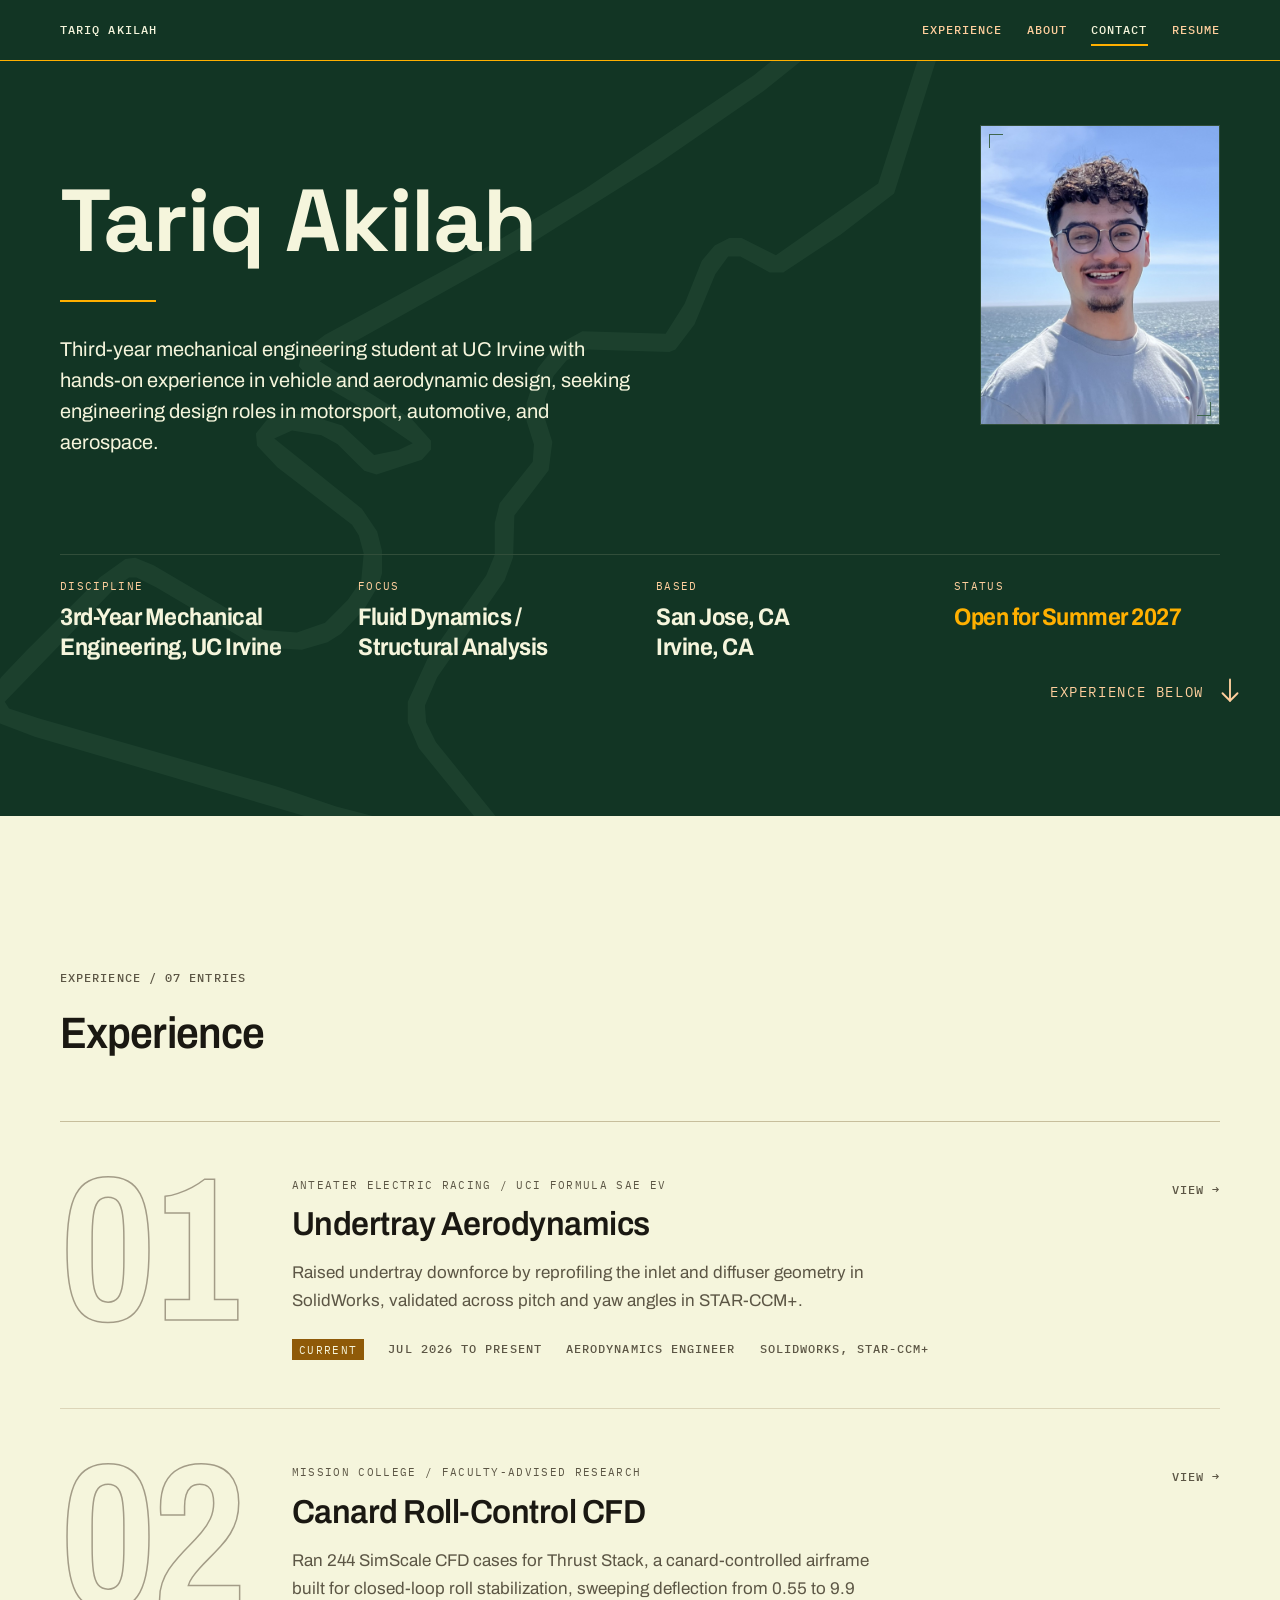
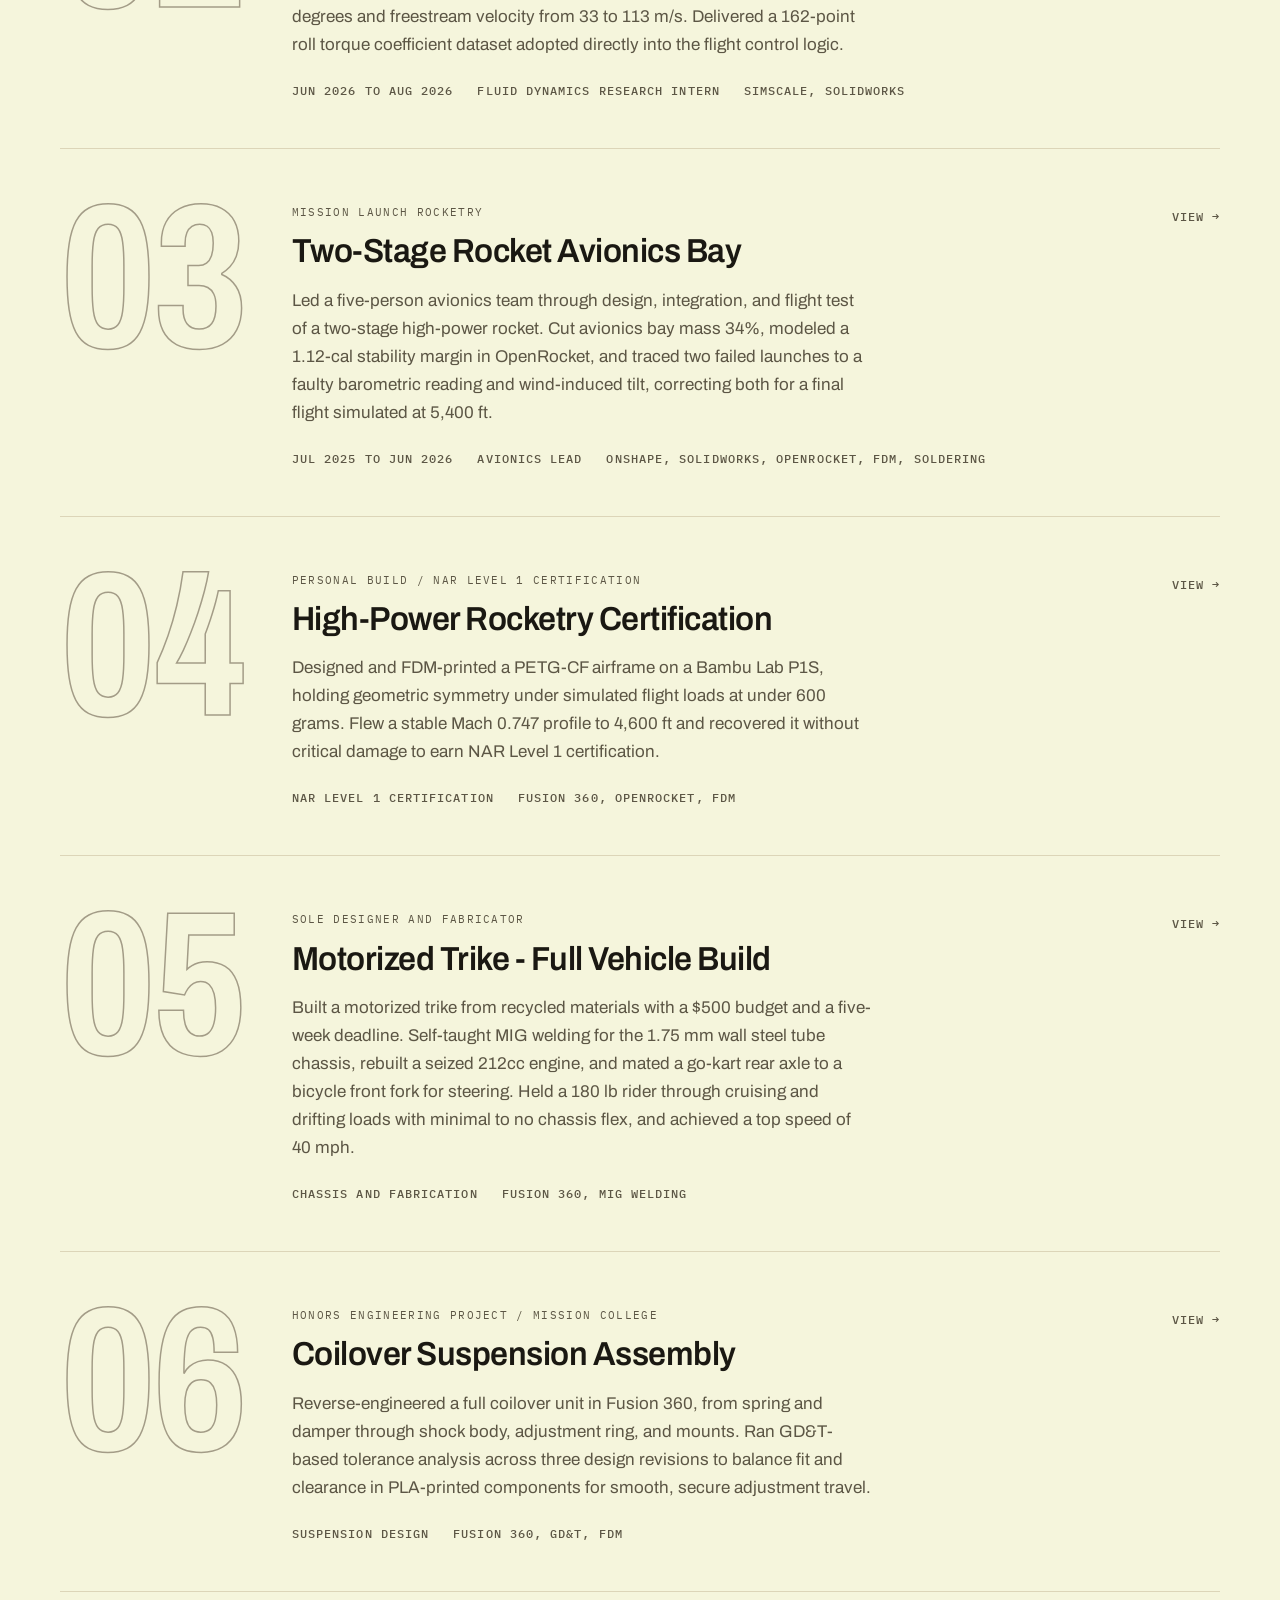
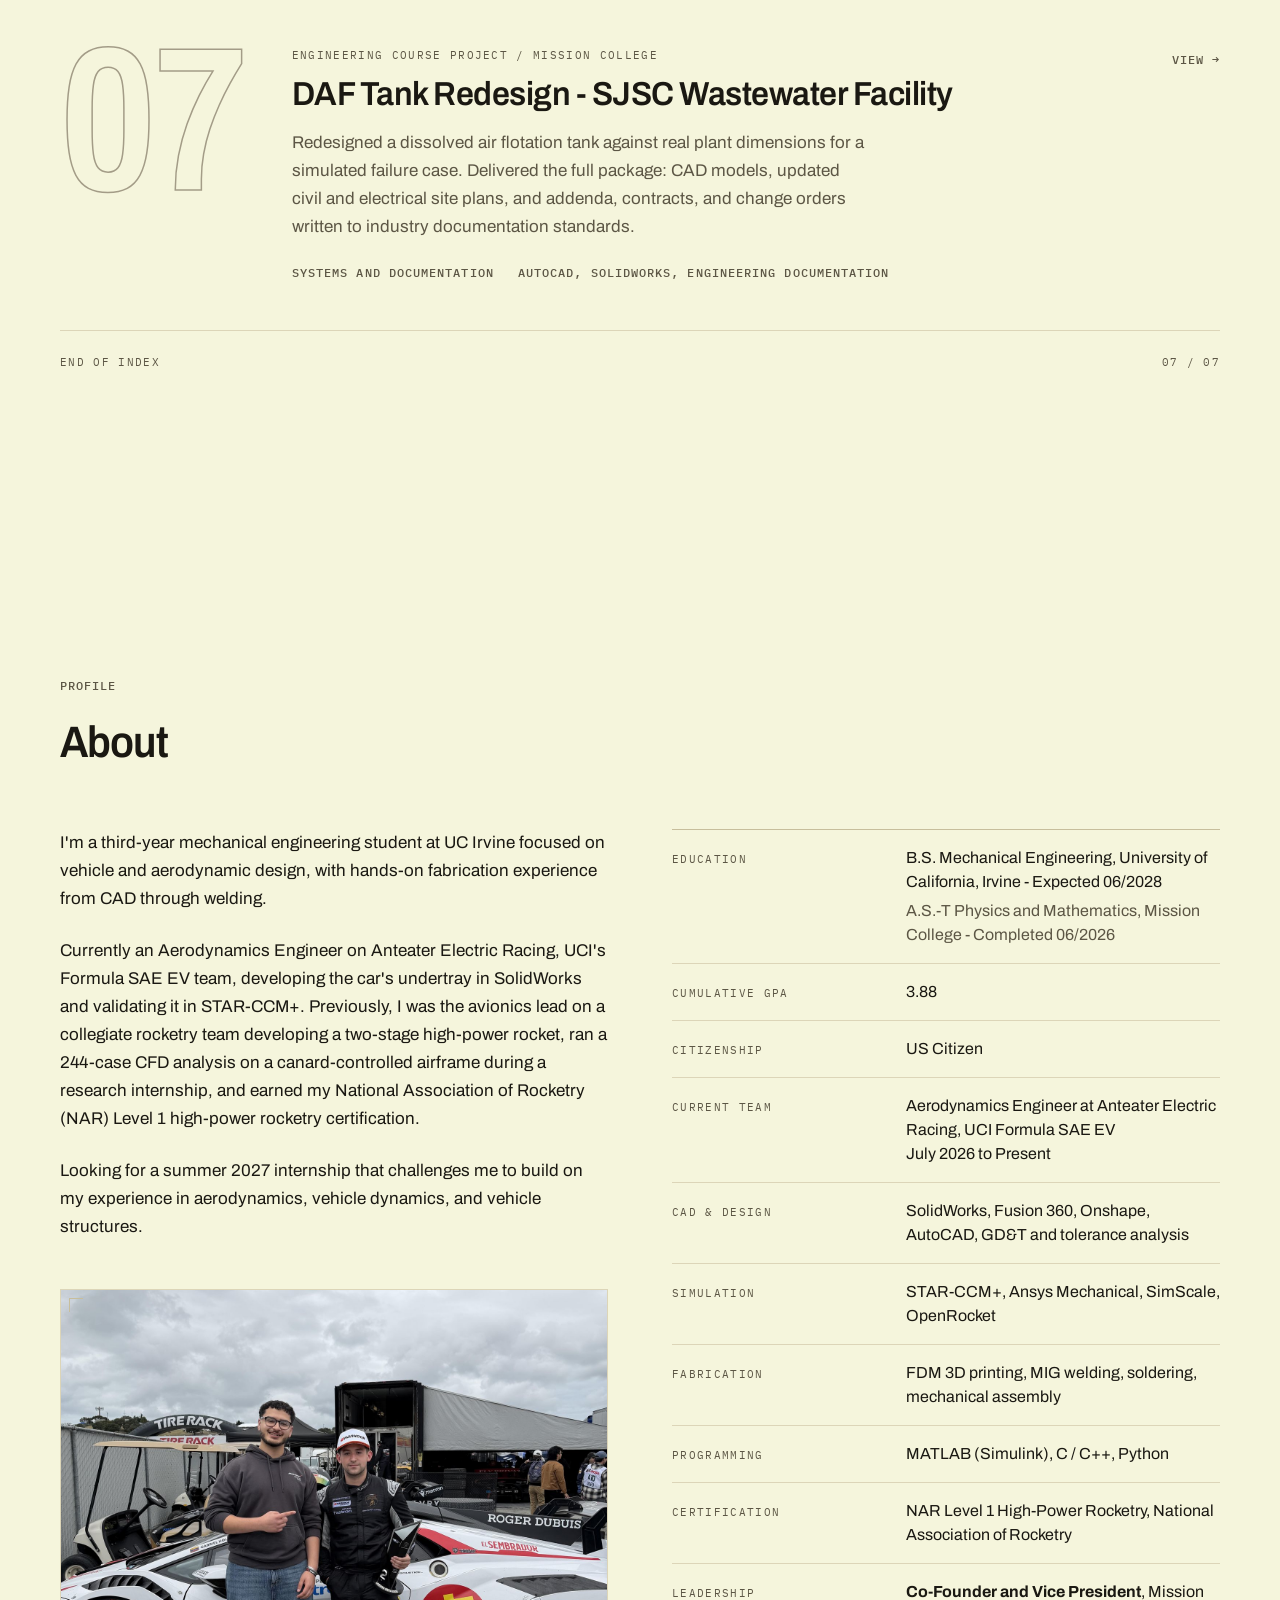
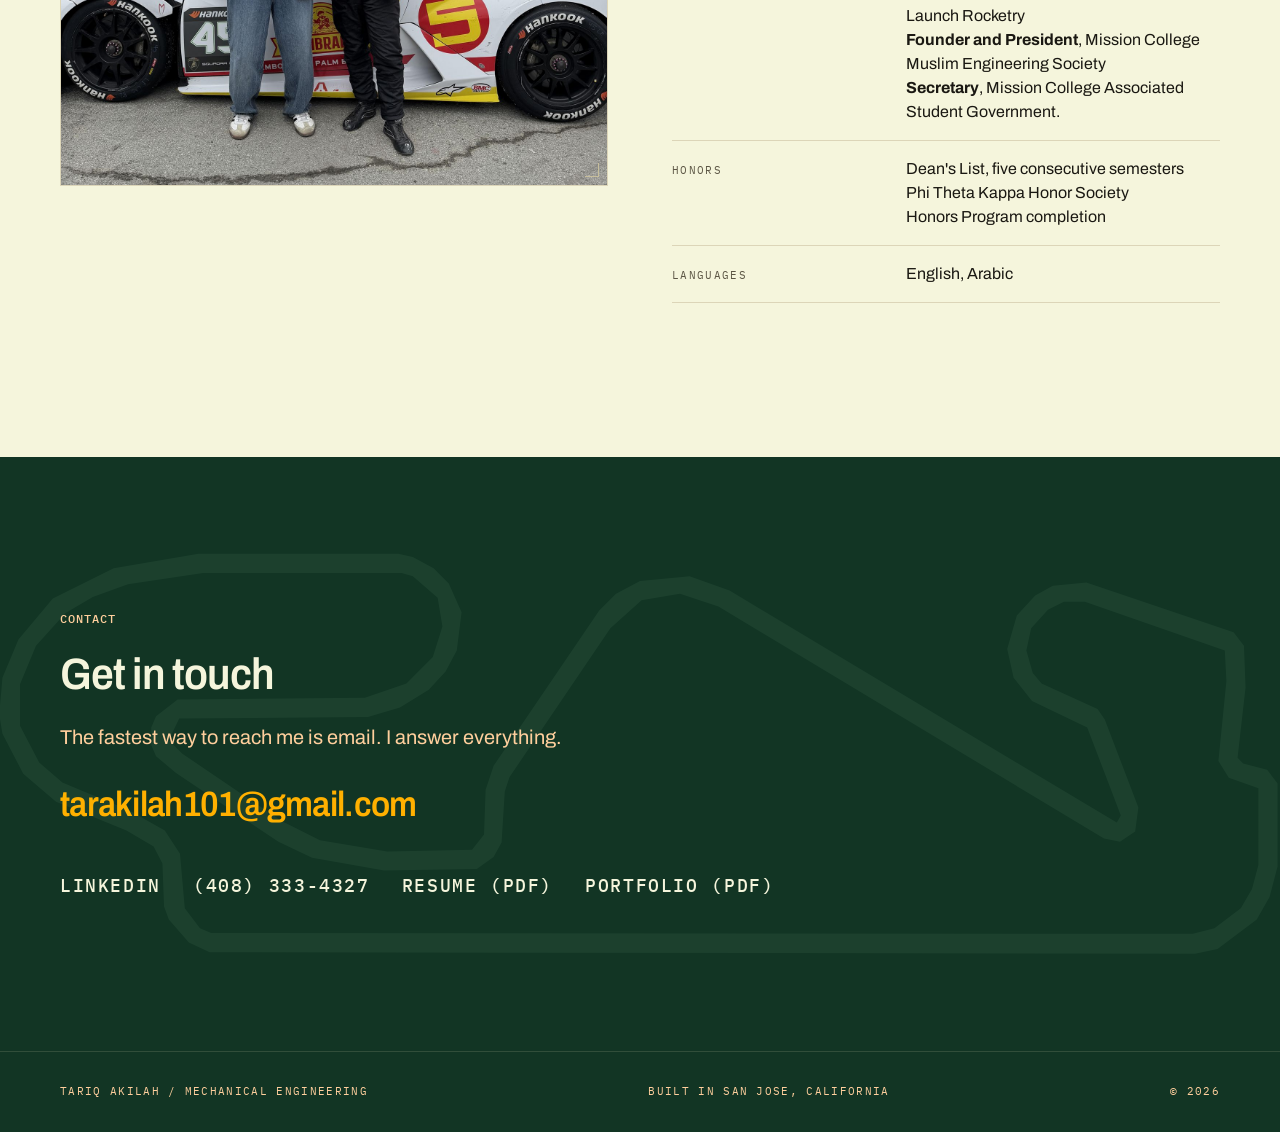
<file: index.html>
<!doctype html>
<html lang="en">
<head>
<meta charset="utf-8">
<meta name="viewport" content="width=device-width, initial-scale=1">

<title>Tariq Akilah | Mechanical Engineering</title>
<meta name="description" content="Mechanical engineering portfolio. Aerodynamics, avionics, and vehicle hardware. CFD, CAD, and fabrication work by Tariq Akilah, UC Irvine.">
<meta name="theme-color" content="#123524">

<meta property="og:type" content="website">
<meta property="og:title" content="Tariq Akilah | Mechanical Engineering">
<meta property="og:description" content="Aerodynamics Engineer on UCI's Formula SAE EV team. A record of aero, avionics, and fabrication work.">

<link rel="icon" href="data:image/svg+xml,<svg xmlns='http://www.w3.org/2000/svg' viewBox='0 0 32 32'><rect width='32' height='32' fill='%23123524'/><rect x='6' y='14' width='20' height='4' fill='%23FFB000'/></svg>">

<!-- Archivo carries a width axis (wdth 62 to 125), which is what lets one
     family supply both the condensed display voice and the reading voice.

     Space Grotesk stands in for the masthead name only, in place of
     Campeno: Campeno is a paid Craft Supply Co. release (not on Google
     Fonts), so it can't be embedded without licensed font files. Supply
     those files and this link plus the --font-name token in
     styles/tokens.css are the only two places that need to change. -->
<link rel="preconnect" href="https://fonts.googleapis.com">
<link rel="preconnect" href="https://fonts.gstatic.com" crossorigin>
<link rel="stylesheet" href="https://fonts.googleapis.com/css2?family=Archivo:wdth,wght@62..125,100..900&family=IBM+Plex+Mono:wght@400;500&family=Space+Grotesk:wght@500;700&display=swap">

<link rel="stylesheet" href="styles/tokens.css">
<link rel="stylesheet" href="styles/main.css">
<link rel="stylesheet" href="styles/print.css">

<!-- Both homepage photographs are fetched up front so they are already
     in cache by the time they scroll into view, rather than loading in
     mid-scroll. The headshot is above the fold, so it also gets high
     fetch priority; the About photo just needs a head start. -->
<link rel="preload" as="image" href="images/headshot.jpg" fetchpriority="high">
<link rel="preload" as="image" href="images/about me image.jpg">

<!-- Gates the reveal animation's hidden state, so the page stays
     fully readable if main.js fails or JS is disabled. -->
<script>document.documentElement.className += " js";</script>
</head>

<body>

<a class="skip" href="#work">Skip to work</a>

<header class="header">
  <div class="shell header__inner">
    <a class="header__name" href="#top">Tariq&nbsp;Akilah</a>
    <nav class="nav mono" aria-label="Sections">
      <a class="nav__link" href="#work">Experience</a>
      <a class="nav__link" href="#about">About</a>
      <a class="nav__link" href="#contact">Contact</a>
      <a class="nav__link" href="Tariq%20Akilah%20CV.pdf">Resume</a>
    </nav>
  </div>
</header>

<main id="top">

  <!-- ============================================================
       MASTHEAD, on forest green. Runs seamlessly out of the header.
       ============================================================ -->
  <section class="masthead band forest">

    <!-- Decorative only: traced from the circuit outline you sent,
         two subpaths (outer edge, inner edge) filled with evenodd
         so it reproduces the source exactly. aria-hidden since it
         carries no content. -->
    <div class="masthead__track" aria-hidden="true">
      <svg viewBox="0 0 800 760" fill="var(--ink-faint)" fill-rule="evenodd">
        <path d="M 413.0,758.5 L 389.0,757.5 L 311.0,738.5 L 39.0,658.5 L 7.0,646.5 L 0.5,638.0 L 0.5,627.0 L 11.5,610.0 L 32.5,588.0 L 92.0,528.5 L 113.0,513.5 L 121.0,512.5 L 136.0,518.5 L 226.0,571.5 L 253.0,573.5 L 276.0,565.5 L 294.5,547.0 L 305.5,531.0 L 307.5,509.0 L 303.5,494.0 L 298.0,485.5 L 237.0,438.5 L 220.5,421.0 L 219.5,411.0 L 228.0,400.5 L 234.0,397.5 L 258.0,394.5 L 290.0,404.5 L 316.0,428.5 L 336.0,424.5 L 347.5,419.0 L 300.0,386.5 L 262.0,364.5 L 254.5,356.0 L 257.5,344.0 L 276.0,330.5 L 414.0,255.5 L 488.0,211.5 L 626.0,118.5 L 757.0,13.5 L 780.0,0.5 L 793.0,2.5 L 799.5,12.0 L 797.5,34.0 L 740.5,215.0 L 697.0,248.5 L 650.0,279.5 L 639.0,279.5 L 615.0,266.5 L 605.0,266.5 L 594.5,281.0 L 577.5,322.0 L 562.0,342.5 L 557.0,344.5 L 490.0,342.5 L 473.0,351.5 L 462.5,364.0 L 455.5,383.0 L 455.5,399.0 L 461.5,418.0 L 458.5,441.0 L 430.5,478.0 L 429.5,512.0 L 422.5,531.0 L 367.5,610.0 L 357.5,633.0 L 358.5,647.0 L 366.5,663.0 L 424.5,735.0 L 424.5,749.0 L 421.0,754.5 L 413.0,758.5 Z M 409.5,744.0 L 409.5,738.0 L 352.5,668.0 L 343.5,647.0 L 343.5,630.0 L 359.5,595.0 L 407.5,527.0 L 414.5,510.0 L 414.5,484.0 L 418.5,468.0 L 445.5,434.0 L 446.5,420.0 L 440.5,401.0 L 440.5,386.0 L 449.5,358.0 L 464.0,339.5 L 486.0,327.5 L 554.0,329.5 L 569.5,305.0 L 583.5,270.0 L 594.0,257.5 L 606.0,251.5 L 616.0,251.5 L 644.0,265.5 L 727.5,207.0 L 776.5,54.0 L 784.0,15.5 L 761.0,29.5 L 634.0,131.5 L 547.0,191.5 L 448.0,253.5 L 271.5,352.0 L 347.0,399.5 L 362.5,417.0 L 362.5,424.0 L 355.0,432.5 L 318.0,444.5 L 308.0,441.5 L 286.0,419.5 L 273.0,412.5 L 249.0,408.5 L 234.5,415.0 L 306.0,472.5 L 318.5,491.0 L 322.5,507.0 L 322.5,525.0 L 319.5,535.0 L 307.5,555.0 L 289.0,574.5 L 278.0,581.5 L 257.0,587.5 L 221.0,585.5 L 138.0,536.5 L 122.0,528.5 L 116.0,528.5 L 106.0,535.5 L 14.5,630.0 L 18.0,635.5 L 42.0,643.5 L 238.0,699.5 L 285.0,715.5 L 381.0,740.5 L 409.5,744.0 Z"/>
      </svg>
    </div>

    <div class="shell">

      <div class="hero">
        <div class="hero__main">
          <h1 class="masthead__name" data-reveal>
            Tariq Akilah
          </h1>

          <hr class="rule-accent masthead__rule" data-reveal style="--i:1">

          <p class="lead masthead__lead" data-reveal style="--i:2">
            Third-year mechanical engineering student at UC Irvine with
            hands-on experience in vehicle and aerodynamic design, seeking
            engineering design roles in motorsport, automotive, and
            aerospace.
          </p>
        </div>

        <figure class="hero__portrait figure" data-reveal style="--i:2">
          <div class="figure__box figure__box--portrait">
            <img src="images/headshot.jpg" alt="Tariq Akilah" width="1160" height="1500" fetchpriority="high" decoding="async">
          </div>
        </figure>
      </div>

      <dl class="strip" data-reveal style="--i:3">
        <div>
          <dt class="micro strip__key">Discipline</dt>
          <dd class="strip__val">3rd-Year Mechanical Engineering, UC&nbsp;Irvine</dd>
        </div>
        <div>
          <dt class="micro strip__key">Focus</dt>
          <dd class="strip__val">Fluid&nbsp;Dynamics / Structural&nbsp;Analysis</dd>
        </div>
        <div>
          <dt class="micro strip__key">Based</dt>
          <dd class="strip__val">San Jose,&nbsp;CA<br>Irvine,&nbsp;CA</dd>
        </div>
        <div>
          <dt class="micro strip__key">Status</dt>
          <dd class="strip__val strip__val--accent">Open for Summer 2027</dd>
        </div>
      </dl>

    </div>

    <a class="scroll-cue" href="#work">
      <span class="micro">Experience below</span>
      <svg class="scroll-cue__arrow" viewBox="0 0 16 24" fill="none" stroke="currentColor" stroke-width="1.5" stroke-linecap="round" stroke-linejoin="round">
        <line x1="8" y1="2" x2="8" y2="19"/>
        <polyline points="2,13 8,19 14,13"/>
      </svg>
    </a>
  </section>


  <!-- ============================================================
       EXPERIENCE, on paper.

       One heading for both employed roles and personal builds. Each
       entry's org line and dates make clear which is which without
       needing a second section.

       Ordered most impressive and most current first. To reorder,
       move a whole <a class="project"> block and renumber the
       .project__num spans, then update .kicker and .index__foot.

       Every claim below is sourced from your current resume. One
       gap (a date the resume omits) is marked TO CONFIRM in a
       comment, not shown on the page.
       ============================================================ -->
  <section class="section shell" id="work">

    <p class="mono kicker" data-reveal>Experience / 07 entries</p>
    <h2 class="h2" data-reveal style="--i:1">Experience</h2>

    <div class="index">

      <!-- 01 -------------------------------------------------- -->
      <a class="project" href="projects/undertray-aerodynamics.html" data-reveal>
        <span class="project__num" aria-hidden="true">01</span>
        <div class="project__body">
          <span class="project__org micro">Anteater Electric Racing / UCI Formula SAE EV</span>
          <h3 class="h3">Undertray Aerodynamics</h3>
          <p class="project__desc">
            Raised undertray downforce by reprofiling the inlet and diffuser geometry in SolidWorks, validated across pitch and yaw angles in STAR-CCM+.
          </p>
          <ul class="project__meta mono">
            <li><span class="tag micro">Current</span></li>
            <li>Jul 2026 to present</li>
            <li>Aerodynamics Engineer</li>
            <li>SolidWorks, STAR-CCM+</li>
          </ul>
        </div>
        <span class="project__go mono" aria-hidden="true">View →</span>
      </a>

      <!-- 02 -------------------------------------------------- -->
      <a class="project" href="projects/canard-roll-control.html" data-reveal>
        <span class="project__num" aria-hidden="true">02</span>
        <div class="project__body">
          <span class="project__org micro">Mission College / Faculty-Advised Research</span>
          <h3 class="h3">Canard Roll-Control CFD</h3>
          <p class="project__desc">
            Ran 244 SimScale CFD cases for Thrust Stack, a canard-controlled
            airframe built for closed-loop roll stabilization, sweeping
            deflection from 0.55 to 9.9 degrees and freestream velocity from
            33 to 113 m/s. Delivered a 162-point roll torque coefficient
            dataset adopted directly into the flight control logic.
          </p>
          <ul class="project__meta mono">
            <li>Jun 2026 to Aug 2026</li>
            <li>Fluid Dynamics Research Intern</li>
            <li>SimScale, SolidWorks</li>
          </ul>
        </div>
        <span class="project__go mono" aria-hidden="true">View →</span>
      </a>

      <!-- 03 -------------------------------------------------- -->
      <a class="project" href="projects/avionics-bay.html" data-reveal>
        <span class="project__num" aria-hidden="true">03</span>
        <div class="project__body">
          <span class="project__org micro">Mission Launch Rocketry</span>
          <h3 class="h3">Two-Stage Rocket Avionics Bay</h3>
          <p class="project__desc">
            Led a five-person avionics team through design, integration, and
            flight test of a two-stage high-power rocket. Cut avionics bay
            mass 34%, modeled a 1.12-cal stability margin in OpenRocket, and
            traced two failed launches to a faulty barometric reading and
            wind-induced tilt, correcting both for a final flight simulated
            at 5,400 ft.
          </p>
          <ul class="project__meta mono">
            <li>Jul 2025 to Jun 2026</li>
            <li>Avionics Lead</li>
            <li>Onshape, SolidWorks, OpenRocket, FDM, Soldering</li>
          </ul>
        </div>
        <span class="project__go mono" aria-hidden="true">View →</span>
      </a>

      <!-- 04 -------------------------------------------------- -->
      <a class="project" href="projects/l1-certification.html" data-reveal>
        <span class="project__num" aria-hidden="true">04</span>
        <div class="project__body">
          <span class="project__org micro">Personal Build / NAR Level 1 Certification</span>
          <h3 class="h3">High-Power Rocketry Certification</h3>
          <p class="project__desc">
            Designed and FDM-printed a PETG-CF airframe on a Bambu Lab P1S,
            holding geometric symmetry under simulated flight loads at under
            600 grams. Flew a stable Mach 0.747 profile to 4,600 ft and
            recovered it without critical damage to earn NAR Level 1
            certification.
          </p>
          <ul class="project__meta mono">
            <!-- TO CONFIRM: the resume does not date this flight -->
            <li>NAR Level 1 Certification</li>
            <li>Fusion 360, OpenRocket, FDM</li>
          </ul>
        </div>
        <span class="project__go mono" aria-hidden="true">View →</span>
      </a>

      <!-- 05 -------------------------------------------------- -->
      <a class="project" href="projects/motorized-trike.html" data-reveal>
        <span class="project__num" aria-hidden="true">05</span>
        <div class="project__body">
          <span class="project__org micro">Sole Designer and Fabricator</span>
          <h3 class="h3">Motorized Trike - Full Vehicle Build</h3>
          <p class="project__desc">
            Built a motorized trike from recycled materials with a $500 budget
            and a five-week deadline. Self-taught MIG welding for the 1.75 mm
            wall steel tube chassis, rebuilt a seized 212cc engine, and mated
            a go-kart rear axle to a bicycle front fork for steering.
            Held a 180 lb rider through cruising and drifting loads with minimal to no chassis
            flex, and achieved a top speed of 40 mph.
          </p>
          <ul class="project__meta mono">
            <li>Chassis and Fabrication</li>
            <li>Fusion 360, MIG Welding</li>
          </ul>
        </div>
        <span class="project__go mono" aria-hidden="true">View →</span>
      </a>

      <!-- 06 -------------------------------------------------- -->
      <a class="project" href="projects/coilover-assembly.html" data-reveal>
        <span class="project__num" aria-hidden="true">06</span>
        <div class="project__body">
          <span class="project__org micro">Honors Engineering Project / Mission College</span>
          <h3 class="h3">Coilover Suspension Assembly</h3>
          <p class="project__desc">
            Reverse-engineered a full coilover unit in Fusion 360, from spring
            and damper through shock body, adjustment ring, and mounts. Ran
            GD&amp;T-based tolerance analysis across three design revisions to
            balance fit and clearance in PLA-printed components for smooth,
            secure adjustment travel.
          </p>
          <ul class="project__meta mono">
            <li>Suspension Design</li>
            <li>Fusion 360, GD&amp;T, FDM</li>
          </ul>
        </div>
        <span class="project__go mono" aria-hidden="true">View →</span>
      </a>

      <!-- 07 -------------------------------------------------- -->
      <a class="project" href="projects/daf-tank-redesign.html" data-reveal>
        <span class="project__num" aria-hidden="true">07</span>
        <div class="project__body">
          <span class="project__org micro">Engineering Course Project / Mission College</span>
          <h3 class="h3">DAF Tank Redesign - SJSC Wastewater Facility</h3>
          <p class="project__desc">
            Redesigned a dissolved air flotation tank against real plant
            dimensions for a simulated failure case. Delivered the full
            package: CAD models, updated civil and electrical site plans, and
            addenda, contracts, and change orders written to industry
            documentation standards.
          </p>
          <ul class="project__meta mono">
            <li>Systems and Documentation</li>
            <li>AutoCAD, SolidWorks, Engineering Documentation</li>
          </ul>
        </div>
        <span class="project__go mono" aria-hidden="true">View →</span>
      </a>

    </div>

    <div class="index__foot micro">
      <span>End of index</span>
      <span>07 / 07</span>
    </div>

  </section>


  <!-- ============================================================
       ABOUT. Spec sheet on the right, the human voice on the left.
       ============================================================ -->
  <section class="section shell" id="about">

    <p class="mono kicker" data-reveal>Profile</p>
    <h2 class="h2" data-reveal style="--i:1">About</h2>

    <div class="split" style="margin-top: var(--s-8)">

      <div>
        <div class="prose" data-reveal>
          <p>
            I'm a third-year mechanical engineering student at UC Irvine
            focused on vehicle and aerodynamic design, with hands-on
            fabrication experience from CAD through welding.
          </p>
          <p>
            Currently an Aerodynamics Engineer on Anteater Electric Racing,
            UCI's Formula SAE EV team, developing the car's undertray in
            SolidWorks and validating it in STAR-CCM+. Previously, I was
            the avionics lead on a collegiate rocketry team developing a
            two-stage high-power rocket, ran a 244-case CFD analysis on a
            canard-controlled airframe during a research internship, and
            earned my National Association of Rocketry (NAR) Level 1
            high-power rocketry certification.
          </p>
          <p>
            Looking for a summer 2027 internship that challenges me to
            build on my experience in aerodynamics, vehicle dynamics, and
            vehicle structures.
          </p>
        </div>

        <figure class="figure" data-reveal style="margin-top: var(--s-7);">
          <div class="figure__box figure__box--natural">
            <img src="images/about me image.jpg" alt="About me image" width="1500" height="1358" decoding="async">
          </div>
        </figure>
      </div>

      <!-- Spec sheet. Hiring managers scan this for keywords, so keep
           it factual and specific. No proficiency bars, no percentages
           standing in for skill level. -->
      <dl class="spec" data-reveal>
        <div class="spec__row">
          <dt>Education</dt>
          <dd>
            <span class="spec__line">B.S. Mechanical Engineering, University of California, Irvine - Expected 06/2028</span>
            <span class="spec__line">A.S.-T Physics and Mathematics, Mission College - Completed 06/2026</span>
          </dd>
        </div>
        <div class="spec__row">
          <dt>Cumulative GPA</dt>
          <dd>3.88</dd>
        </div>
        <div class="spec__row">
          <dt>Citizenship</dt>
          <dd>US Citizen</dd>
        </div>
        <div class="spec__row">
          <dt>Current team</dt>
          <dd>Aerodynamics Engineer at Anteater Electric Racing, UCI Formula SAE EV<p></p>July 2026 to Present</dd>
        </div>
        <div class="spec__row">
          <dt>CAD &amp; design</dt>
          <dd>SolidWorks, Fusion 360, Onshape, AutoCAD, GD&amp;T and tolerance analysis</dd>
        </div>
        <div class="spec__row">
          <dt>Simulation</dt>
          <dd>STAR-CCM+, Ansys Mechanical, SimScale, OpenRocket</dd>
        </div>
        <div class="spec__row">
          <dt>Fabrication</dt>
          <dd>FDM 3D printing, MIG welding, soldering, mechanical assembly</dd>
        </div>
        <div class="spec__row">
          <dt>Programming</dt>
          <dd>MATLAB (Simulink), C / C++, Python</dd>
        </div>
        <div class="spec__row">
          <dt>Certification</dt>
          <dd>NAR Level 1 High-Power Rocketry, National Association of Rocketry</dd>
        </div>
        <div class="spec__row">
          <dt>Leadership</dt>
          <dd><strong>Co-Founder and Vice President</strong>, Mission Launch Rocketry<br>
            <strong>Founder and President</strong>, Mission College Muslim Engineering Society<br>
            <strong>Secretary</strong>, Mission College Associated Student Government.</dd>
        </div>
        <div class="spec__row">
          <dt>Honors</dt>
          <dd>Dean's List, five consecutive semesters<p></p>Phi Theta Kappa Honor Society<p></p>Honors Program completion</dd>
        </div>
        <div class="spec__row">
          <dt>Languages</dt>
          <dd>English, Arabic</dd>
        </div>
      </dl>

    </div>
  </section>


  <!-- ============================================================
       CONTACT, back on forest green to bookend the page. A real
       address, not a form: forms need a backend and read as
       lower-trust than an email you will actually answer.
       ============================================================ -->
  <section class="section band forest" id="contact">

    <!-- Decorative only: traced from a second circuit outline you
         sent, same technique as the masthead's. aria-hidden since
         it carries no content. -->
    <div class="contact__track" aria-hidden="true">
      <svg viewBox="0 0 800 252" fill="var(--ink-faint)" fill-rule="evenodd">
        <path d="M 747.0,250.5 L 131.0,249.5 L 118.0,243.5 L 105.5,229.0 L 102.5,221.0 L 101.5,194.0 L 96.0,183.5 L 79.0,173.5 L 35.0,155.5 L 14.5,138.0 L 1.5,113.0 L -0.5,101.0 L 1.5,78.0 L 11.5,54.0 L 33.0,28.5 L 71.0,9.5 L 124.0,0.5 L 249.0,0.5 L 258.0,2.5 L 271.0,9.5 L 280.5,19.0 L 288.5,37.0 L 285.5,61.0 L 278.5,74.0 L 268.0,85.5 L 250.0,96.5 L 230.0,102.5 L 112.0,103.5 L 105.5,117.0 L 114.0,125.5 L 176.0,167.5 L 200.0,179.5 L 242.0,186.5 L 295.0,185.5 L 302.5,176.0 L 303.5,148.0 L 308.5,133.0 L 374.5,36.0 L 385.0,25.5 L 400.0,17.5 L 431.0,14.5 L 456.0,23.5 L 698.0,168.5 L 700.5,164.0 L 679.5,109.0 L 645.0,92.5 L 633.5,78.0 L 629.5,60.0 L 635.5,39.0 L 647.0,26.5 L 658.0,20.5 L 679.0,18.5 L 771.0,49.5 L 777.5,58.0 L 778.5,84.0 L 773.5,128.0 L 777.0,131.5 L 792.0,135.5 L 798.5,144.0 L 798.5,196.0 L 793.5,215.0 L 785.5,229.0 L 761.0,247.5 L 747.0,250.5 Z M 745.5,238.0 L 759.0,234.5 L 775.5,222.0 L 782.5,210.0 L 786.5,195.0 L 786.5,147.0 L 768.0,140.5 L 761.5,130.0 L 766.5,80.0 L 765.5,61.0 L 678.0,30.5 L 665.0,30.5 L 655.0,35.5 L 644.5,47.0 L 641.5,61.0 L 645.5,75.0 L 651.0,81.5 L 686.0,97.5 L 690.5,104.0 L 711.5,159.0 L 709.5,174.0 L 700.0,180.5 L 690.0,178.5 L 449.0,33.5 L 425.0,25.5 L 401.0,29.5 L 381.5,47.0 L 318.5,140.0 L 315.5,149.0 L 313.5,181.0 L 308.5,190.0 L 298.0,197.5 L 240.0,198.5 L 195.0,190.5 L 174.0,180.5 L 110.0,137.5 L 97.5,127.0 L 94.5,120.0 L 94.5,109.0 L 97.5,102.0 L 111.0,91.5 L 228.0,90.5 L 254.0,81.5 L 270.5,65.0 L 276.5,46.0 L 273.5,28.0 L 258.0,14.5 L 251.0,12.5 L 127.0,12.5 L 80.0,19.5 L 58.0,27.5 L 41.0,37.5 L 22.5,58.0 L 12.5,82.0 L 12.5,108.0 L 24.5,131.0 L 39.0,143.5 L 80.0,160.5 L 103.0,173.5 L 112.5,188.0 L 115.5,222.0 L 125.0,234.5 L 132.0,237.5 L 745.5,238.0 Z"/>
      </svg>
    </div>

    <div class="shell">

      <p class="mono kicker" data-reveal>Contact</p>
      <h2 class="h2" data-reveal style="--i:1">Get in touch</h2>

      <p class="lead dim" data-reveal style="--i:2; margin-top: var(--s-5)">
        The fastest way to reach me is email. I answer everything.
      </p>

      <a class="contact__email link" href="mailto:tarakilah101@gmail.com" data-reveal style="--i:3">
        tarakilah101@gmail.com
      </a>

      <div class="contact__links mono" data-reveal style="--i:4">
        <a class="link" href="https://linkedin.com/in/tariq-akilah">LinkedIn</a>
        <a class="link" href="tel:+14083334327">(408) 333-4327</a>
        <a class="link" href="Tariq%20Akilah%20CV.pdf">Resume (PDF)</a>
        <a class="link" href="Tariq_Akilah_Portfolio26.pdf">Portfolio (PDF)</a>
      </div>

    </div>
  </section>

</main>

<footer class="footer band forest">
  <div class="shell footer__inner micro">
    <span>Tariq Akilah / Mechanical Engineering</span>
    <span>Built in San Jose, California</span>
    <span>&copy; <span data-year>2026</span></span>
  </div>
</footer>

<script src="js/main.js" defer></script>
</body>
</html>
</file>
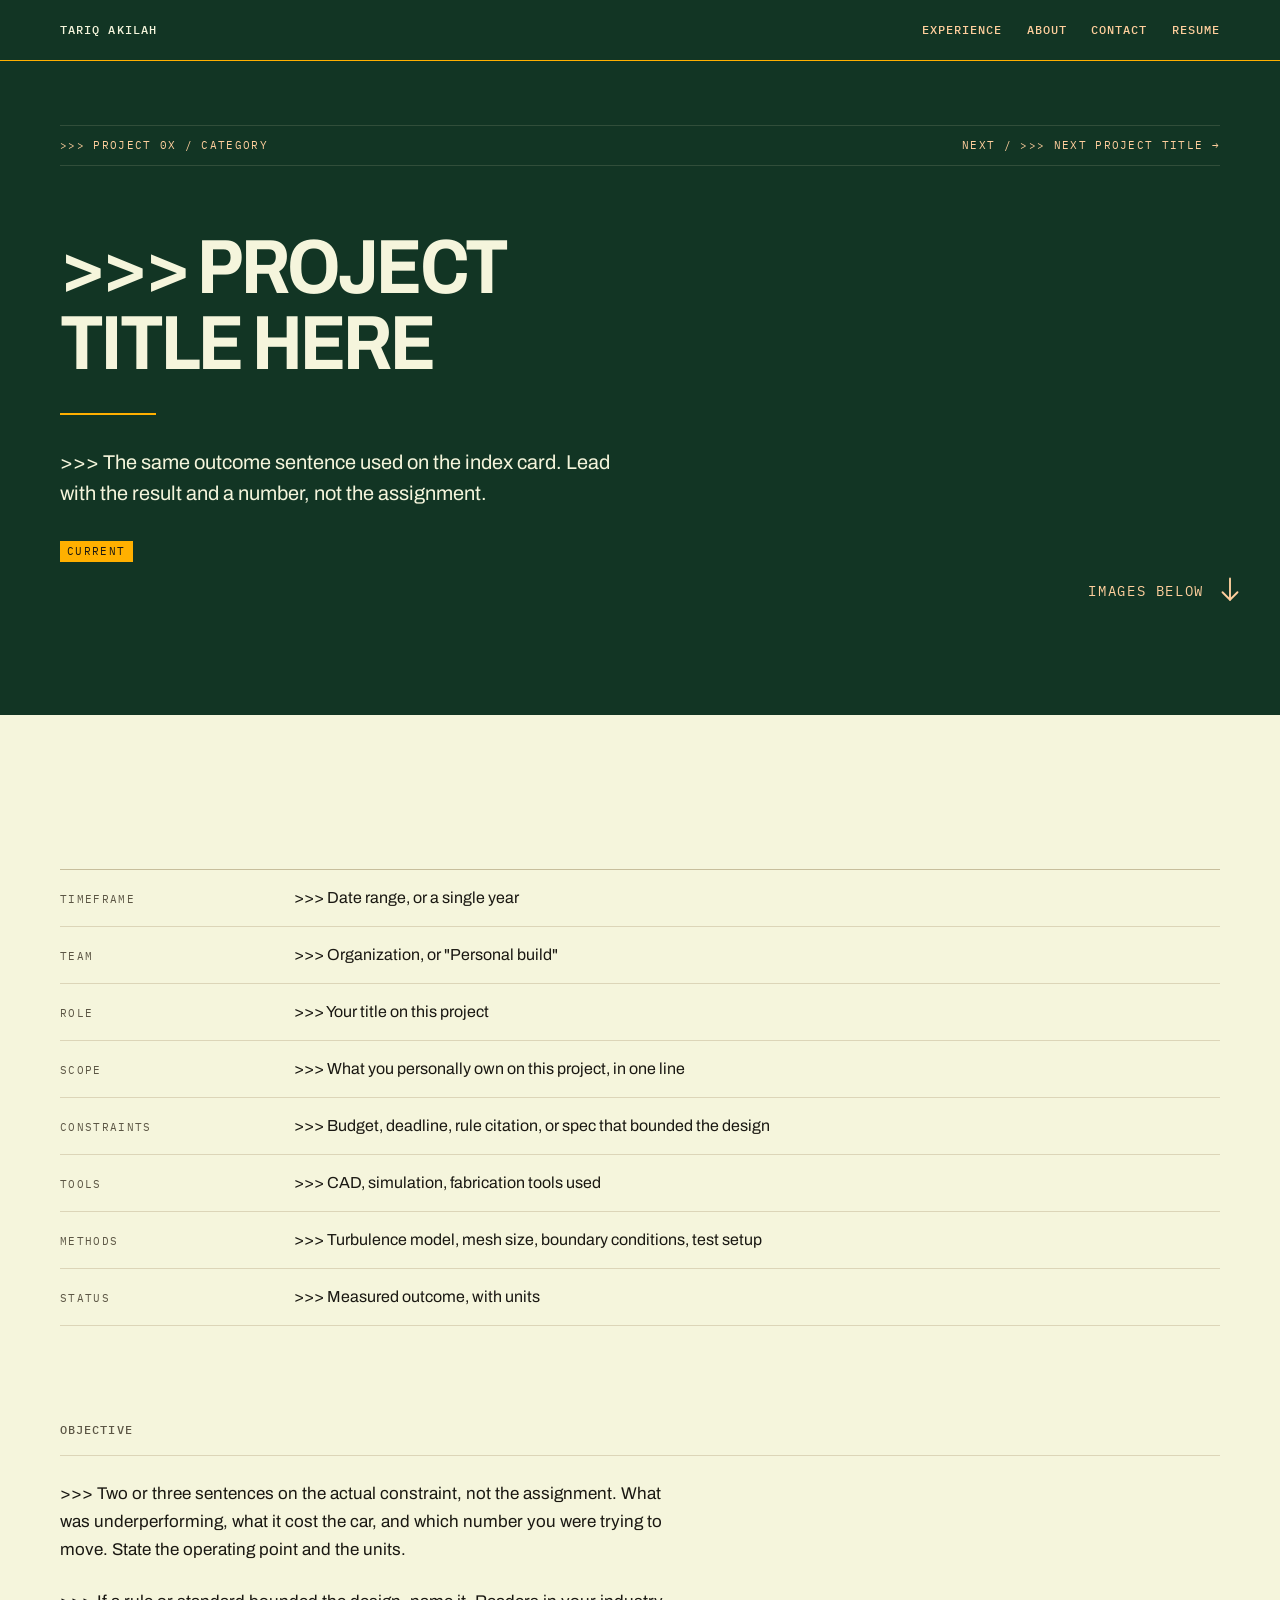
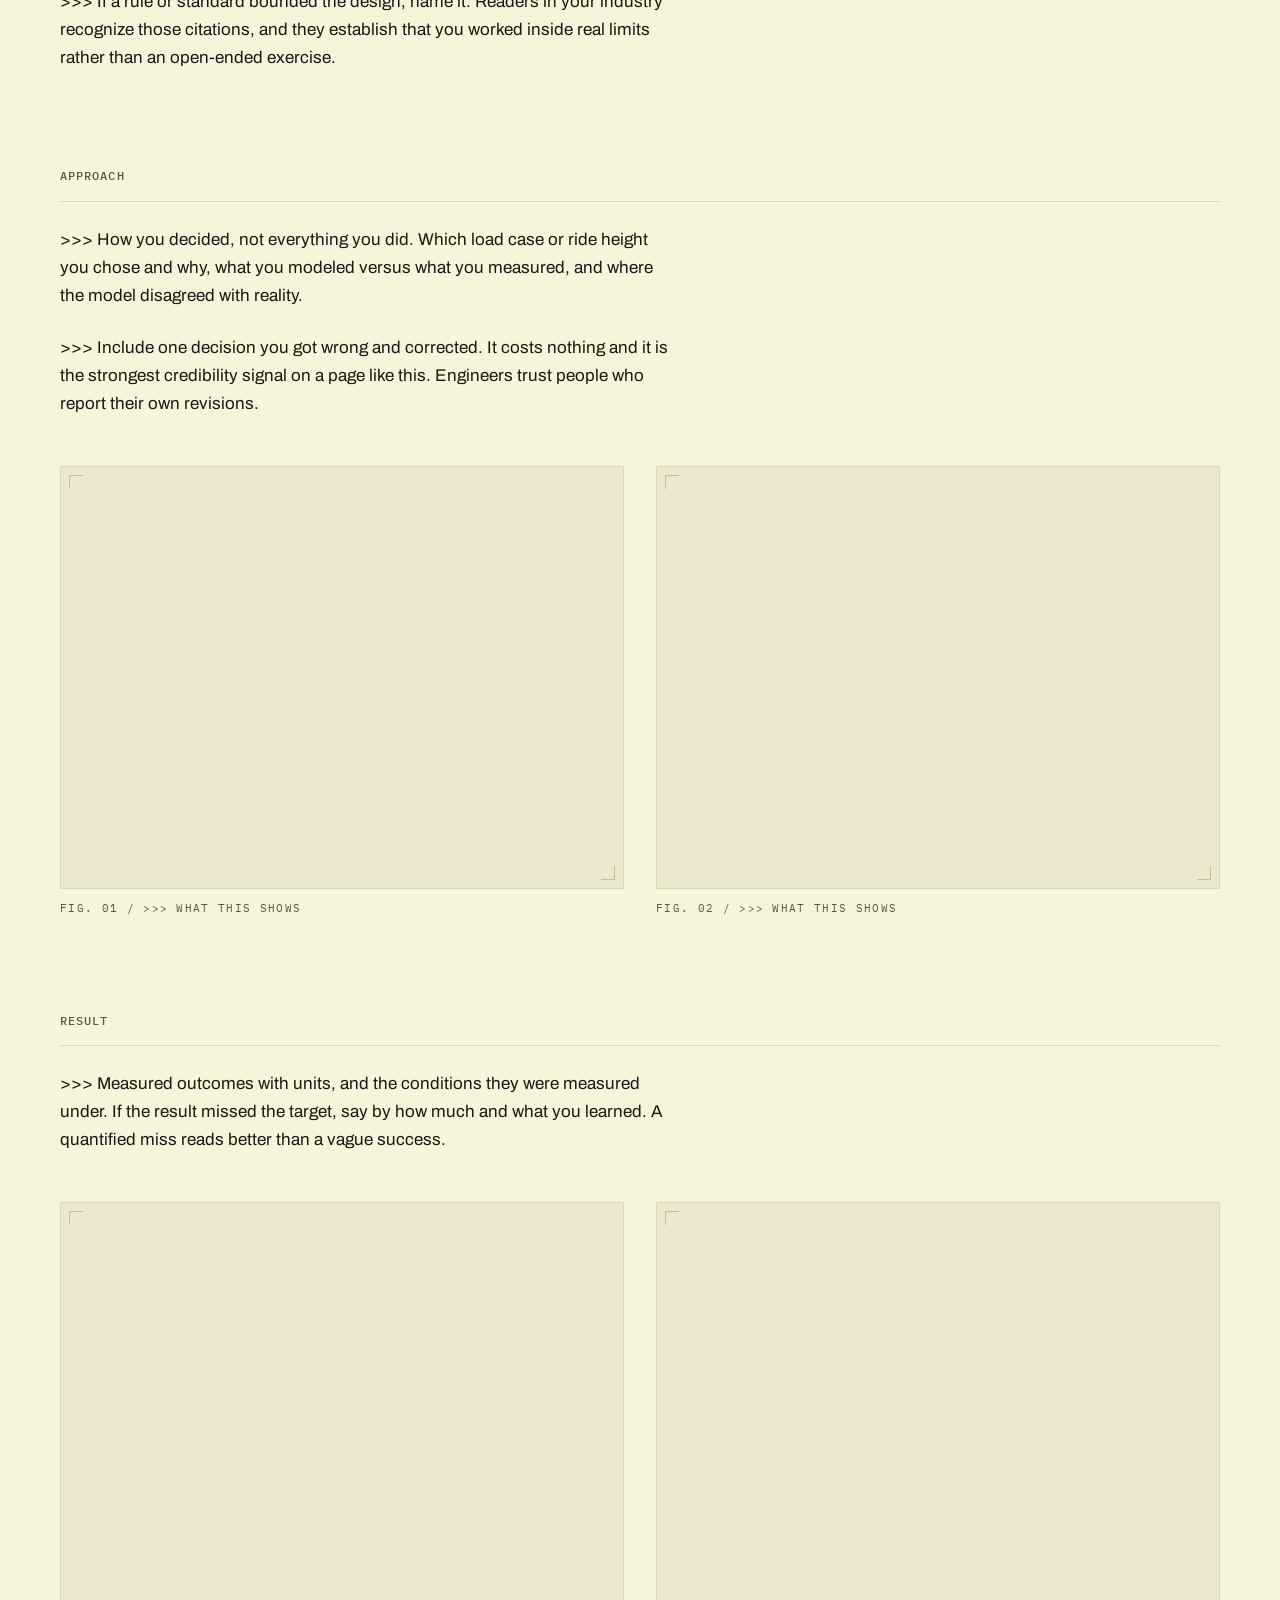
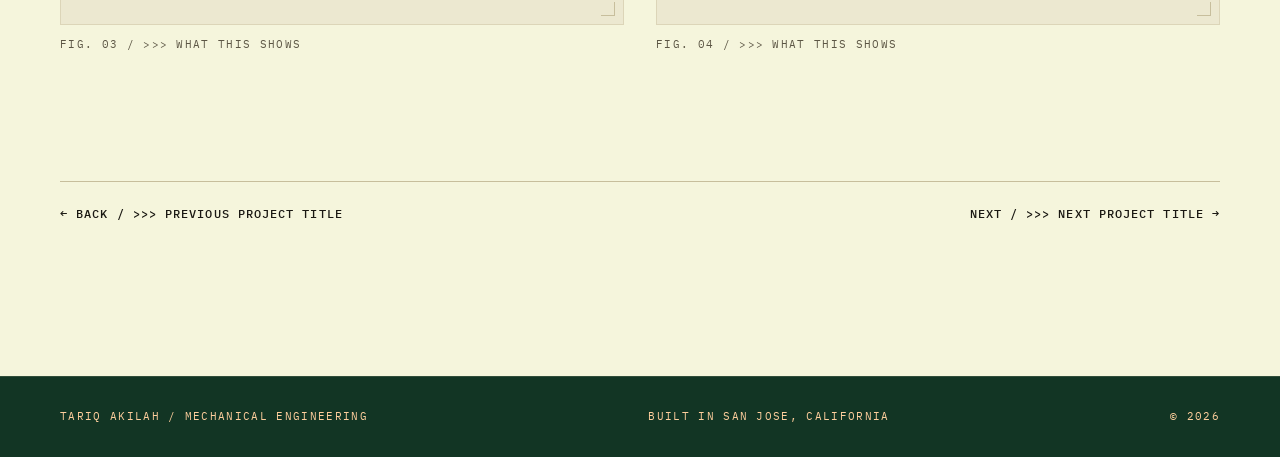
<file: projects/_template.html>
<!doctype html>
<html lang="en">
<head>
<meta charset="utf-8">
<meta name="viewport" content="width=device-width, initial-scale=1">

<!-- ============================================================
     PROJECT DETAIL TEMPLATE

     Copy this file to projects/<slug>.html, fill it in, and point
     the matching row in index.html at it (the href on the
     <a class="project"> block, not just the visible text).

     Everything marked >>> is placeholder guidance, not content.
     Do not ship it as written. Update the docline's project number
     and category, the <title>, the meta description, the docline's
     next link, and the pager links at the bottom to name and point
     at your real previous/next pages (the next link is repeated in
     the docline and the pager; the pager's previous link carries the
     prior project's title, same layout as next, and on the first
     project reads "← Back / Index" pointing at ../index.html#work).

     If a project can't show real images yet, whether under an NDA
     or just at a team's request, see
     projects/undertray-aerodynamics.html for the pattern: a
     "Disclosure" block after the spec sheet, and
     .figure__box--withheld in place of an empty figure box.

     Keep the order: outcome, then spec sheet, then how you got
     there. Senior readers decide whether to keep reading from the
     first two lines, so lead with the result and a number.

     No em-dashes anywhere on this site. Use commas, colons,
     parentheses, or "to" for ranges.
     ============================================================ -->

<title>&gt;&gt;&gt; Project Title | Tariq Akilah</title>
<meta name="description" content="&gt;&gt;&gt; One sentence: the outcome, with a number.">
<meta name="theme-color" content="#123524">

<link rel="icon" href="data:image/svg+xml,<svg xmlns='http://www.w3.org/2000/svg' viewBox='0 0 32 32'><rect width='32' height='32' fill='%23123524'/><rect x='6' y='14' width='20' height='4' fill='%23FFB000'/></svg>">

<link rel="preconnect" href="https://fonts.googleapis.com">
<link rel="preconnect" href="https://fonts.gstatic.com" crossorigin>
<link rel="stylesheet" href="https://fonts.googleapis.com/css2?family=Archivo:wdth,wght@62..125,100..900&family=IBM+Plex+Mono:wght@400;500&display=swap">

<link rel="stylesheet" href="../styles/tokens.css">
<link rel="stylesheet" href="../styles/main.css">
<link rel="stylesheet" href="../styles/print.css">

<script>document.documentElement.className += " js";</script>
</head>

<body>

<a class="skip" href="#body">Skip to content</a>

<header class="header">
  <div class="shell header__inner">
    <a class="header__name" href="../index.html">Tariq&nbsp;Akilah</a>
    <nav class="nav mono" aria-label="Sections">
      <a class="nav__link" href="../index.html#work">Experience</a>
      <a class="nav__link" href="../index.html#about">About</a>
      <a class="nav__link" href="../index.html#contact">Contact</a>
      <a class="nav__link" href="../Tariq%20Akilah%20CV.pdf">Resume</a>
    </nav>
  </div>
</header>

<main>

  <!-- Title block on forest green, matching the homepage masthead -->
  <section class="masthead band forest">
    <div class="shell">

      <div class="docline micro">
        <span>&gt;&gt;&gt; Project 0X / Category</span>
        <a class="link" href="&gt;&gt;&gt;-next-project-slug.html">Next / &gt;&gt;&gt; Next Project Title →</a>
      </div>

      <h1 class="title-lg" style="margin-top: var(--s-8)" data-reveal>
        &gt;&gt;&gt; Project<br>Title Here
      </h1>

      <hr class="rule-accent" data-reveal style="--i:1; margin-top: var(--s-6)">

      <p class="lead" data-reveal style="--i:2; margin-top: var(--s-6)">
        &gt;&gt;&gt; The same outcome sentence used on the index card. Lead
        with the result and a number, not the assignment.
      </p>

      <!-- Only if the work is still ongoing. Delete otherwise. -->
      <p class="mono" data-reveal style="--i:3; margin-top: var(--s-6)">
        <span class="tag micro">Current</span>
      </p>

    </div>

    <a class="scroll-cue" href="#approach">
      <span class="micro">Images below</span>
      <svg class="scroll-cue__arrow" viewBox="0 0 16 24" fill="none" stroke="currentColor" stroke-width="1.5" stroke-linecap="round" stroke-linejoin="round">
        <line x1="8" y1="2" x2="8" y2="19"/>
        <polyline points="2,13 8,19 14,13"/>
      </svg>
    </a>
  </section>

  <article class="section shell" id="body">

    <!-- >>> SPEC SHEET. Fill every row or delete it. -------- -->
    <dl class="spec" data-reveal>
      <div class="spec__row">
        <dt>Timeframe</dt>
        <dd>&gt;&gt;&gt; Date range, or a single year</dd>
      </div>
      <div class="spec__row">
        <dt>Team</dt>
        <dd>&gt;&gt;&gt; Organization, or "Personal build"</dd>
      </div>
      <div class="spec__row">
        <dt>Role</dt>
        <dd>&gt;&gt;&gt; Your title on this project</dd>
      </div>
      <div class="spec__row">
        <dt>Scope</dt>
        <dd>&gt;&gt;&gt; What you personally own on this project, in one line</dd>
      </div>
      <div class="spec__row">
        <dt>Constraints</dt>
        <dd>&gt;&gt;&gt; Budget, deadline, rule citation, or spec that bounded the design</dd>
      </div>
      <div class="spec__row">
        <dt>Tools</dt>
        <dd>&gt;&gt;&gt; CAD, simulation, fabrication tools used</dd>
      </div>
      <div class="spec__row">
        <dt>Methods</dt>
        <dd>&gt;&gt;&gt; Turbulence model, mesh size, boundary conditions, test setup</dd>
      </div>
      <div class="spec__row">
        <dt>Status</dt>
        <dd>&gt;&gt;&gt; Measured outcome, with units</dd>
      </div>
    </dl>

    <!-- >>> OBJECTIVE -------------------------------------- -->
    <section class="block" data-reveal>
      <header class="block__head">
        <p class="mono">Objective</p>
      </header>
      <div class="prose">
        <p>
          &gt;&gt;&gt; Two or three sentences on the actual constraint, not the
          assignment. What was underperforming, what it cost the car, and which
          number you were trying to move. State the operating point and the
          units.
        </p>
        <p>
          &gt;&gt;&gt; If a rule or standard bounded the design, name it. Readers
          in your industry recognize those citations, and they establish that
          you worked inside real limits rather than an open-ended exercise.
        </p>
      </div>
    </section>

    <!-- >>> APPROACH --------------------------------------- -->
    <section class="block" data-reveal id="approach">
      <header class="block__head">
        <p class="mono">Approach</p>
      </header>
      <div class="prose">
        <p>
          &gt;&gt;&gt; How you decided, not everything you did. Which load case
          or ride height you chose and why, what you modeled versus what you
          measured, and where the model disagreed with reality.
        </p>
        <p>
          &gt;&gt;&gt; Include one decision you got wrong and corrected. It
          costs nothing and it is the strongest credibility signal on a page
          like this. Engineers trust people who report their own revisions.
        </p>
      </div>

      <div class="figures" style="margin-top: var(--s-7)">
        <figure class="figure">
          <!-- Swap for <img src="..." alt="..."> and describe what it shows -->
          <div class="figure__box"></div>
          <figcaption class="micro">Fig. 01 / &gt;&gt;&gt; What this shows</figcaption>
        </figure>
        <figure class="figure">
          <div class="figure__box"></div>
          <figcaption class="micro">Fig. 02 / &gt;&gt;&gt; What this shows</figcaption>
        </figure>
      </div>
    </section>

    <!-- >>> RESULT ----------------------------------------- -->
    <section class="block" data-reveal>
      <header class="block__head">
        <p class="mono">Result</p>
      </header>
      <div class="prose">
        <p>
          &gt;&gt;&gt; Measured outcomes with units, and the conditions they
          were measured under. If the result missed the target, say by how much
          and what you learned. A quantified miss reads better than a vague
          success.
        </p>
      </div>

      <div class="figures" style="margin-top: var(--s-7)">
        <figure class="figure">
          <div class="figure__box"></div>
          <figcaption class="micro">Fig. 03 / &gt;&gt;&gt; What this shows</figcaption>
        </figure>
        <figure class="figure">
          <div class="figure__box"></div>
          <figcaption class="micro">Fig. 04 / &gt;&gt;&gt; What this shows</figcaption>
        </figure>
      </div>
    </section>

    <nav class="pager mono" style="margin-top: var(--s-10)" aria-label="Project navigation">
      <a class="link" href="&gt;&gt;&gt;-previous-project-slug.html">← Back / &gt;&gt;&gt; Previous Project Title</a>
      <a class="link" href="&gt;&gt;&gt;-next-project-slug.html">Next / &gt;&gt;&gt; Next Project Title →</a>
    </nav>

  </article>
</main>

<footer class="footer band forest">
  <div class="shell footer__inner micro">
    <span>Tariq Akilah / Mechanical Engineering</span>
    <span>Built in San Jose, California</span>
    <span>&copy; <span data-year>2026</span></span>
  </div>
</footer>

<script src="../js/main.js" defer></script>
</body>
</html>
</file>
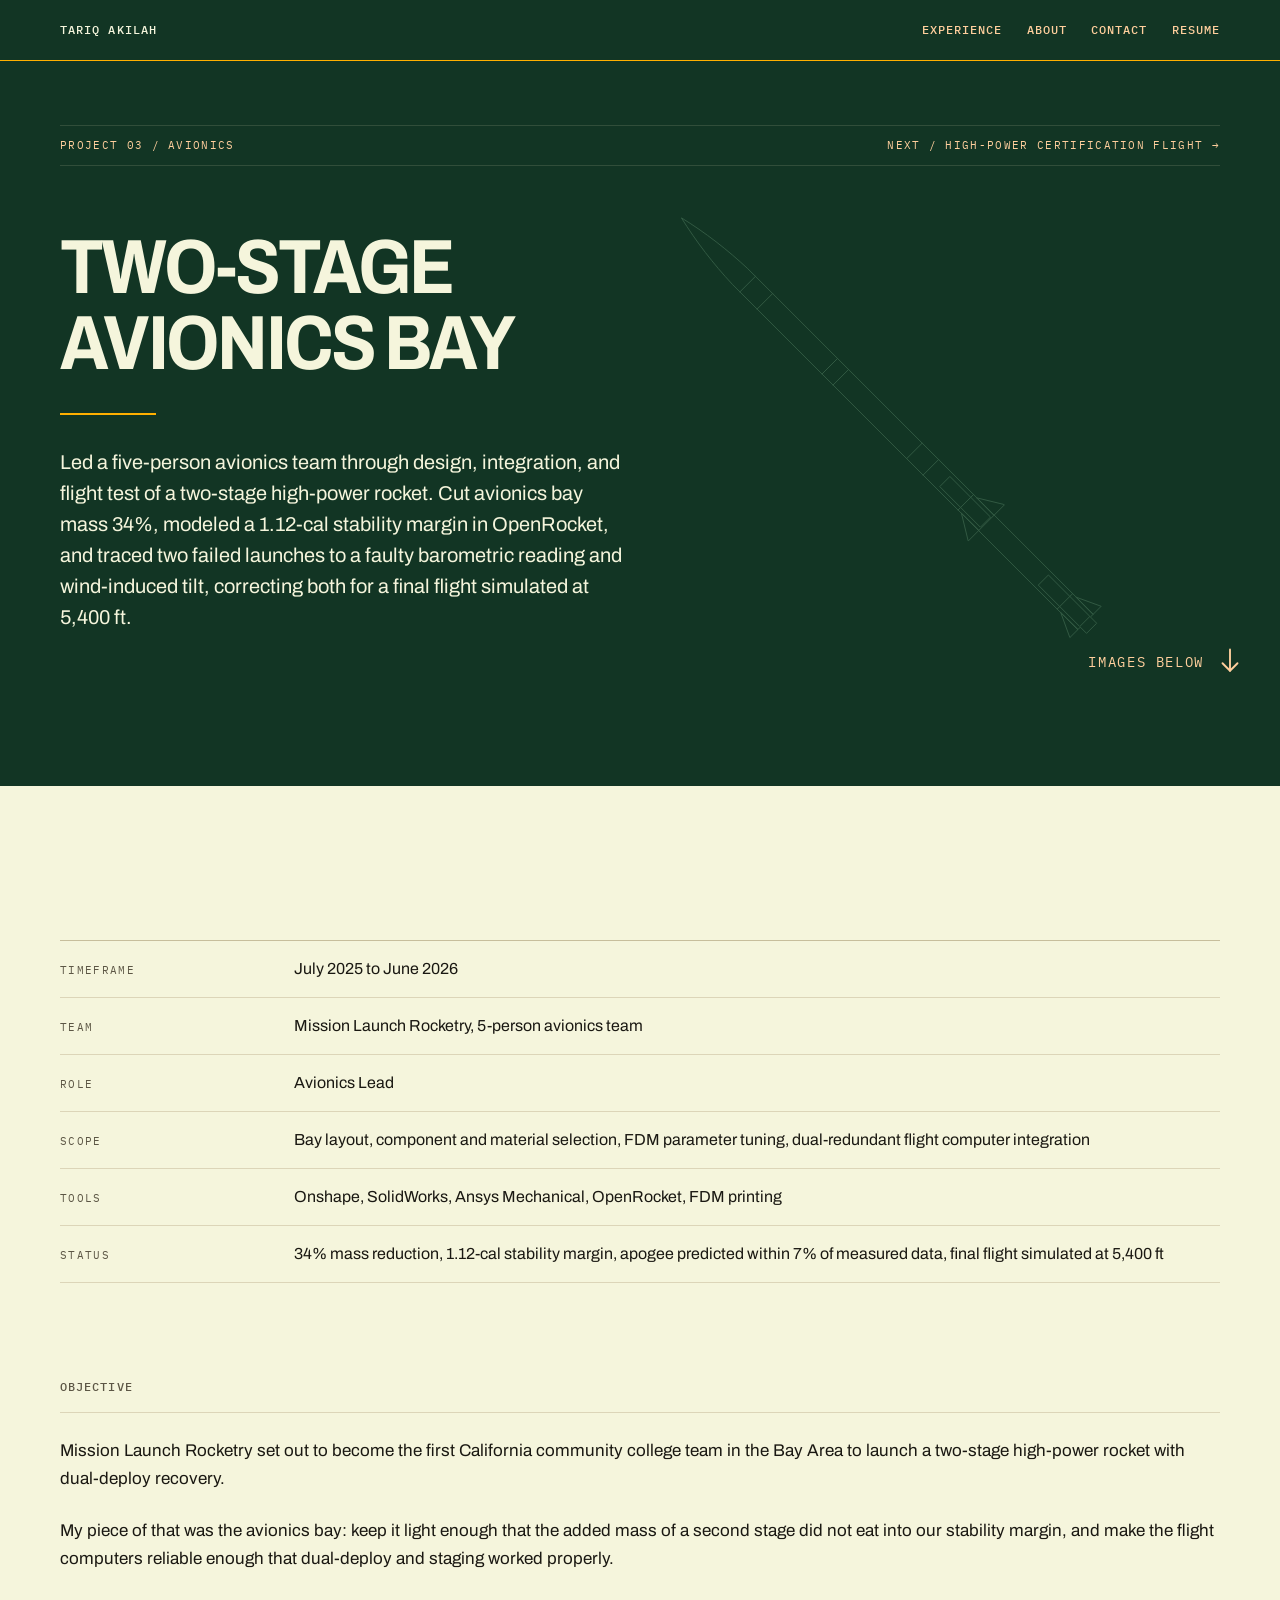
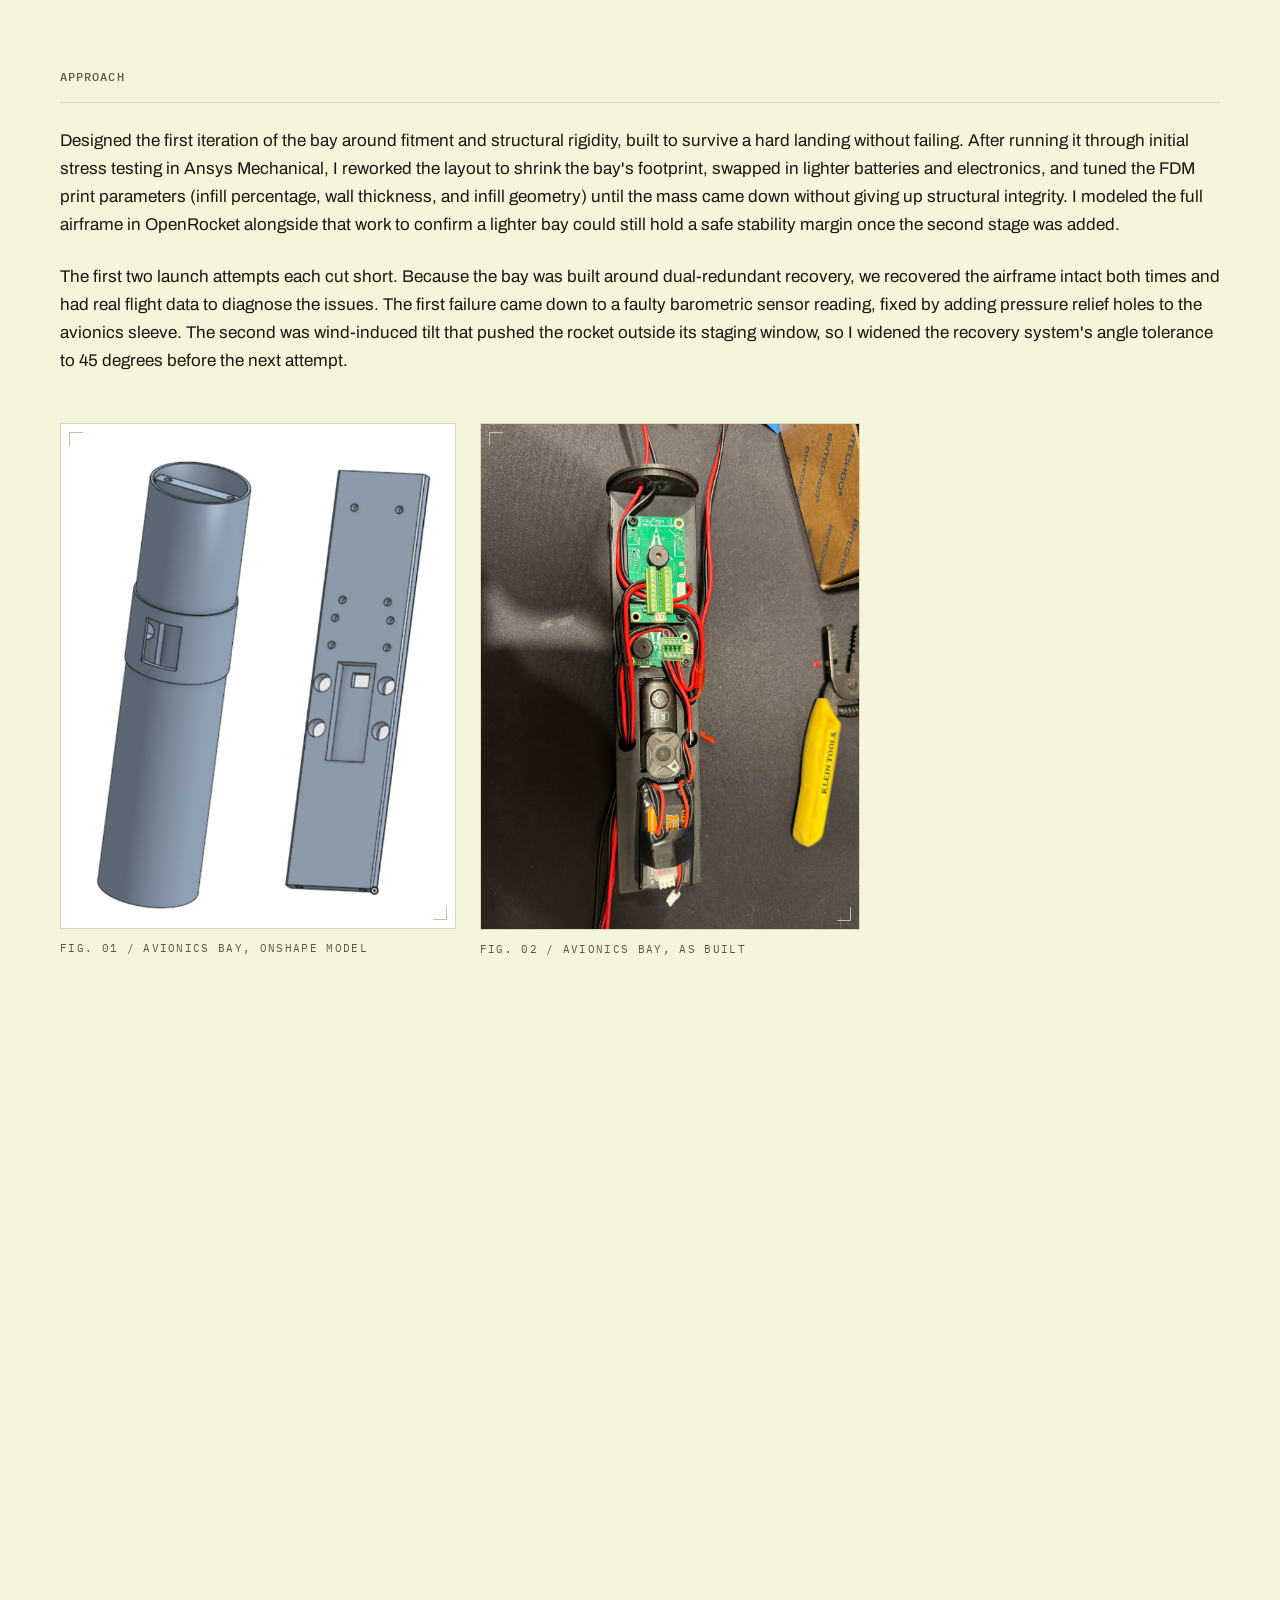
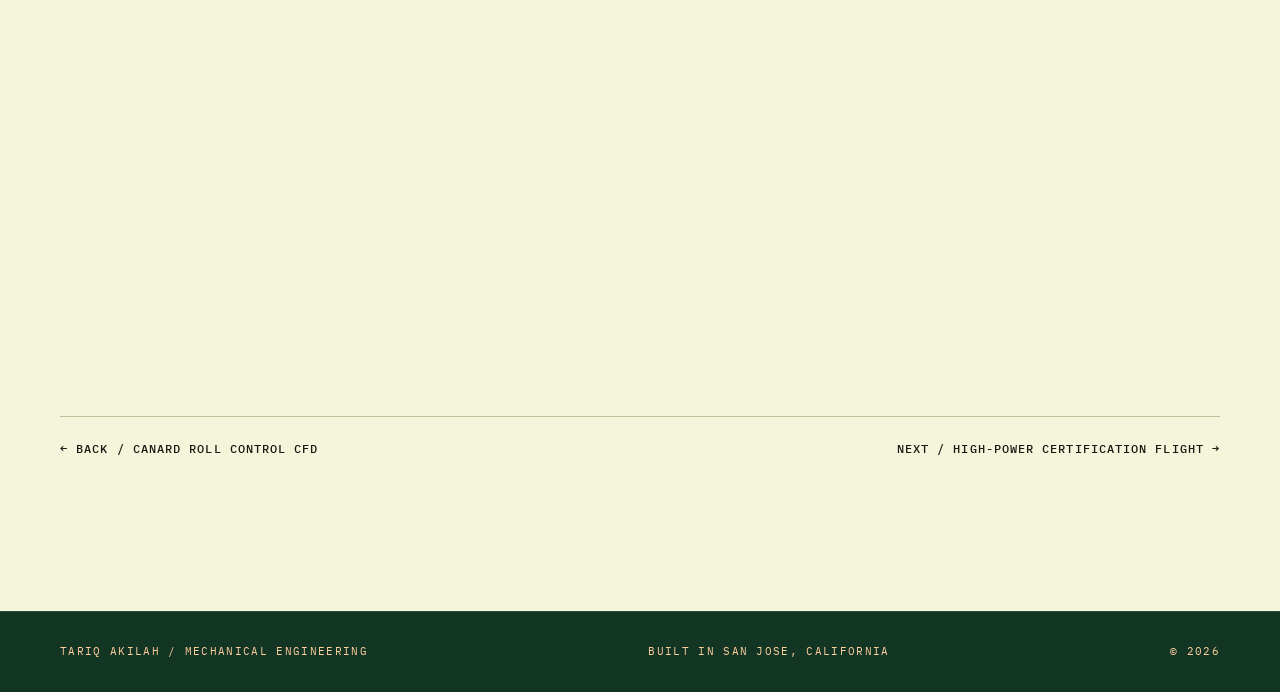
<file: projects/avionics-bay.html>
<!doctype html>
<html lang="en">
<head>
<meta charset="utf-8">
<meta name="viewport" content="width=device-width, initial-scale=1">

<title>Two-Stage Avionics Bay | Tariq Akilah</title>
<meta name="description" content="Led avionics on a two-stage high-power rocket: mass reduction, stability modeling, and dual-redundant flight computers.">
<meta name="theme-color" content="#123524">

<link rel="icon" href="data:image/svg+xml,<svg xmlns='http://www.w3.org/2000/svg' viewBox='0 0 32 32'><rect width='32' height='32' fill='%23123524'/><rect x='6' y='14' width='20' height='4' fill='%23FFB000'/></svg>">

<link rel="preconnect" href="https://fonts.googleapis.com">
<link rel="preconnect" href="https://fonts.gstatic.com" crossorigin>
<link rel="stylesheet" href="https://fonts.googleapis.com/css2?family=Archivo:wdth,wght@62..125,100..900&family=IBM+Plex+Mono:wght@400;500&display=swap">

<link rel="stylesheet" href="../styles/tokens.css">
<link rel="stylesheet" href="../styles/main.css">
<link rel="stylesheet" href="../styles/print.css">

<script>document.documentElement.className += " js";</script>
</head>

<body>

<a class="skip" href="#body">Skip to content</a>

<header class="header">
  <div class="shell header__inner">
    <a class="header__name" href="../index.html">Tariq&nbsp;Akilah</a>
    <nav class="nav mono" aria-label="Sections">
      <a class="nav__link" href="../index.html#work">Experience</a>
      <a class="nav__link" href="../index.html#about">About</a>
      <a class="nav__link" href="../index.html#contact">Contact</a>
      <a class="nav__link" href="../Tariq%20Akilah%20CV.pdf">Resume</a>
    </nav>
  </div>
</header>

<main>

  <section class="masthead band forest">

    <!-- Decorative only: vector rebuild of the two-stage airframe from
         its OpenRocket side view (ogive nose fitted to the traced
         profile, straight fin edges, section breaks). Stroke only.
         aria-hidden since it carries no content. -->
    <div class="masthead__stage" aria-hidden="true">
      <svg viewBox="0 0 642 57" fill="none" stroke="var(--ink-faint)" stroke-width="1" stroke-linecap="round" stroke-linejoin="round">
        <path d="M0.0,28.4C30.5,21.1 61.0,17.4 91.5,16.3L630.1,16.3L630.1,20.7L639.8,20.7L639.8,36.5L630.1,36.5L630.1,40.5L91.5,40.5C61.0,39.4 30.5,35.6 0.0,28.4ZM103.4,16.3L103.4,40.5M130.2,16.3L130.2,40.5M231.4,16.3L231.4,40.5M248.6,16.3L248.6,40.5M363.4,16.3L363.4,40.5M389.0,16.3L389.0,40.5M443.5,16.3L443.5,40.5M475.6,16.3L475.6,40.5M598.0,16.3L598.0,40.5M411.4,20.7L474.3,20.7L474.3,36.5L411.4,36.5ZM565.0,20.7L629.2,20.7L629.2,36.5L565.0,36.5ZM448.8,16.3L475.6,0.0L475.6,16.3ZM448.8,40.5L475.6,56.8L475.6,40.5ZM603.7,16.3L630.1,4.0L630.1,16.3ZM603.7,40.5L630.1,52.8L630.1,40.5Z"/>
      </svg>
    </div>

    <div class="shell">

      <div class="docline micro">
        <span>Project 03 / Avionics</span>
        <a class="link" href="l1-certification.html">Next / High-Power Certification Flight →</a>
      </div>

      <h1 class="title-lg" style="margin-top: var(--s-8)" data-reveal>
        Two-Stage<br>Avionics Bay
      </h1>

      <hr class="rule-accent" data-reveal style="--i:1; margin-top: var(--s-6)">

      <p class="lead" data-reveal style="--i:2; margin-top: var(--s-6)">
        Led a five-person avionics team through design, integration, and
        flight test of a two-stage high-power rocket. Cut avionics bay
        mass 34%, modeled a 1.12-cal stability margin in OpenRocket, and
        traced two failed launches to a faulty barometric reading and
        wind-induced tilt, correcting both for a final flight simulated at
        5,400 ft.
      </p>

    </div>

    <a class="scroll-cue" href="#approach">
      <span class="micro">Images below</span>
      <svg class="scroll-cue__arrow" viewBox="0 0 16 24" fill="none" stroke="currentColor" stroke-width="1.5" stroke-linecap="round" stroke-linejoin="round">
        <line x1="8" y1="2" x2="8" y2="19"/>
        <polyline points="2,13 8,19 14,13"/>
      </svg>
    </a>
  </section>

  <article class="section shell" id="body">

    <dl class="spec" data-reveal>
      <div class="spec__row">
        <dt>Timeframe</dt>
        <dd>July 2025 to June 2026</dd>
      </div>
      <div class="spec__row">
        <dt>Team</dt>
        <dd>Mission Launch Rocketry, 5-person avionics team</dd>
      </div>
      <div class="spec__row">
        <dt>Role</dt>
        <dd>Avionics Lead</dd>
      </div>
      <div class="spec__row">
        <dt>Scope</dt>
        <dd>Bay layout, component and material selection, FDM parameter tuning, dual-redundant flight computer integration</dd>
      </div>
      <div class="spec__row">
        <dt>Tools</dt>
        <dd>Onshape, SolidWorks, Ansys Mechanical, OpenRocket, FDM printing</dd>
      </div>
      <div class="spec__row">
        <dt>Status</dt>
        <dd>34% mass reduction, 1.12-cal stability margin, apogee predicted within 7% of measured data, final flight simulated at 5,400 ft</dd>
      </div>
    </dl>

    <!-- >>> OBJECTIVE -------------------------------------- -->
    <section class="block" data-reveal>
      <header class="block__head">
        <p class="mono">Objective</p>
      </header>
      <div class="prose" style="max-width: none">
        <p>
          Mission Launch Rocketry set out to become the first California
          community college team in the Bay Area to launch a two-stage
          high-power rocket with dual-deploy recovery.
        </p>
        <p>
          My piece of that was the avionics bay: keep it light enough that
          the added mass of a second stage did not eat into our stability
          margin, and make the flight computers reliable enough that
          dual-deploy and staging worked properly.
        </p>
      </div>
    </section>

    <!-- >>> APPROACH --------------------------------------- -->
    <section class="block" data-reveal id="approach">
      <header class="block__head">
        <p class="mono">Approach</p>
      </header>
      <div class="prose" style="max-width: none">
        <p>
          Designed the first iteration of the bay around fitment and
          structural rigidity, built to survive a hard landing without
          failing. After running it through initial stress testing in
          Ansys Mechanical, I reworked the layout to shrink the bay's
          footprint, swapped in lighter batteries and electronics, and
          tuned the FDM print parameters (infill percentage, wall
          thickness, and infill geometry) until the mass came down
          without giving up structural integrity. I modeled the full
          airframe in OpenRocket alongside that work to confirm a lighter
          bay could still hold a safe stability margin once the second
          stage was added.
        </p>
        <p>
          The first two launch attempts each cut short. Because the bay was
          built around dual-redundant recovery, we recovered the airframe
          intact both times and had real flight data to diagnose the issues. The first failure came down to a faulty
          barometric sensor reading, fixed by adding pressure relief holes
          to the avionics sleeve. The second was wind-induced tilt that
          pushed the rocket outside its staging window, so I widened the
          recovery system's angle tolerance to 45 degrees before the next
          attempt.
        </p>
      </div>

      <div style="margin-top: var(--s-7); max-width: 800px">
        <div style="display: flex; gap: var(--s-5); align-items: flex-start">
          <figure class="figure" style="flex: 1.04 1 0; min-width: 0">
            <div class="figure__box" style="aspect-ratio: 619 / 792">
              <img src="../images/Onshape%20AVB.png" alt="Onshape model of the avionics bay tube and flight computer mounting sled">
            </div>
            <figcaption class="micro">Fig. 01 / Avionics bay, Onshape model</figcaption>
          </figure>
          <figure class="figure" style="flex: 1 1 0; min-width: 0">
            <div class="figure__box" style="aspect-ratio: 4284 / 5712">
              <img src="../images/Avionics%20bay.jpg" alt="Assembled avionics bay sled with flight computer, camera, and battery wired in">
            </div>
            <figcaption class="micro">Fig. 02 / Avionics bay, as built</figcaption>
          </figure>
        </div>
      </div>
    </section>

    <!-- >>> RESULT ----------------------------------------- -->
    <section class="block" data-reveal>
      <header class="block__head">
        <p class="mono">Result</p>
      </header>
      <div class="prose" style="max-width: none">
        <p>
          The redesigned bay came in 34% lighter, worth roughly 318 ft of
          simulated apogee, and the OpenRocket model held a 1.12-cal
          stability margin with predicted apogee within 7% of what we
          measured in flight. With the tolerance fix in place, the airframe
          is built and cleared for a final flight simulated at 5,400 ft.
        </p>
      </div>

      <div style="margin-top: var(--s-7)">
        <figure class="figure" style="max-width: 1000px">
          <div class="figure__box" style="aspect-ratio: 2357 / 493">
            <img src="../images/2%20stage%20openrocket.png" alt="OpenRocket two-stage flight configuration diagram showing both stages, recovery bays, and predicted apogee">
          </div>
          <figcaption class="micro">Fig. 03 / Two-stage layout, OpenRocket</figcaption>
        </figure>
        <figure class="figure" style="max-width: 640px; margin-top: var(--s-6)">
          <div class="figure__box" style="aspect-ratio: 1130 / 615">
            <img src="../images/Cat+rocket.jpg" alt="Completed rocket airframe on the floor, with a cat sitting beside it for scale">
          </div>
          <figcaption class="micro">Fig. 04 / Completed airframe, for scale</figcaption>
        </figure>
      </div>
    </section>

    <nav class="pager mono" style="margin-top: var(--s-10)" aria-label="Project navigation">
      <a class="link" href="canard-roll-control.html">← Back / Canard Roll Control CFD</a>
      <a class="link" href="l1-certification.html">Next / High-Power Certification Flight →</a>
    </nav>

  </article>
</main>

<footer class="footer band forest">
  <div class="shell footer__inner micro">
    <span>Tariq Akilah / Mechanical Engineering</span>
    <span>Built in San Jose, California</span>
    <span>&copy; <span data-year>2026</span></span>
  </div>
</footer>

<script src="../js/main.js" defer></script>
</body>
</html>
</file>
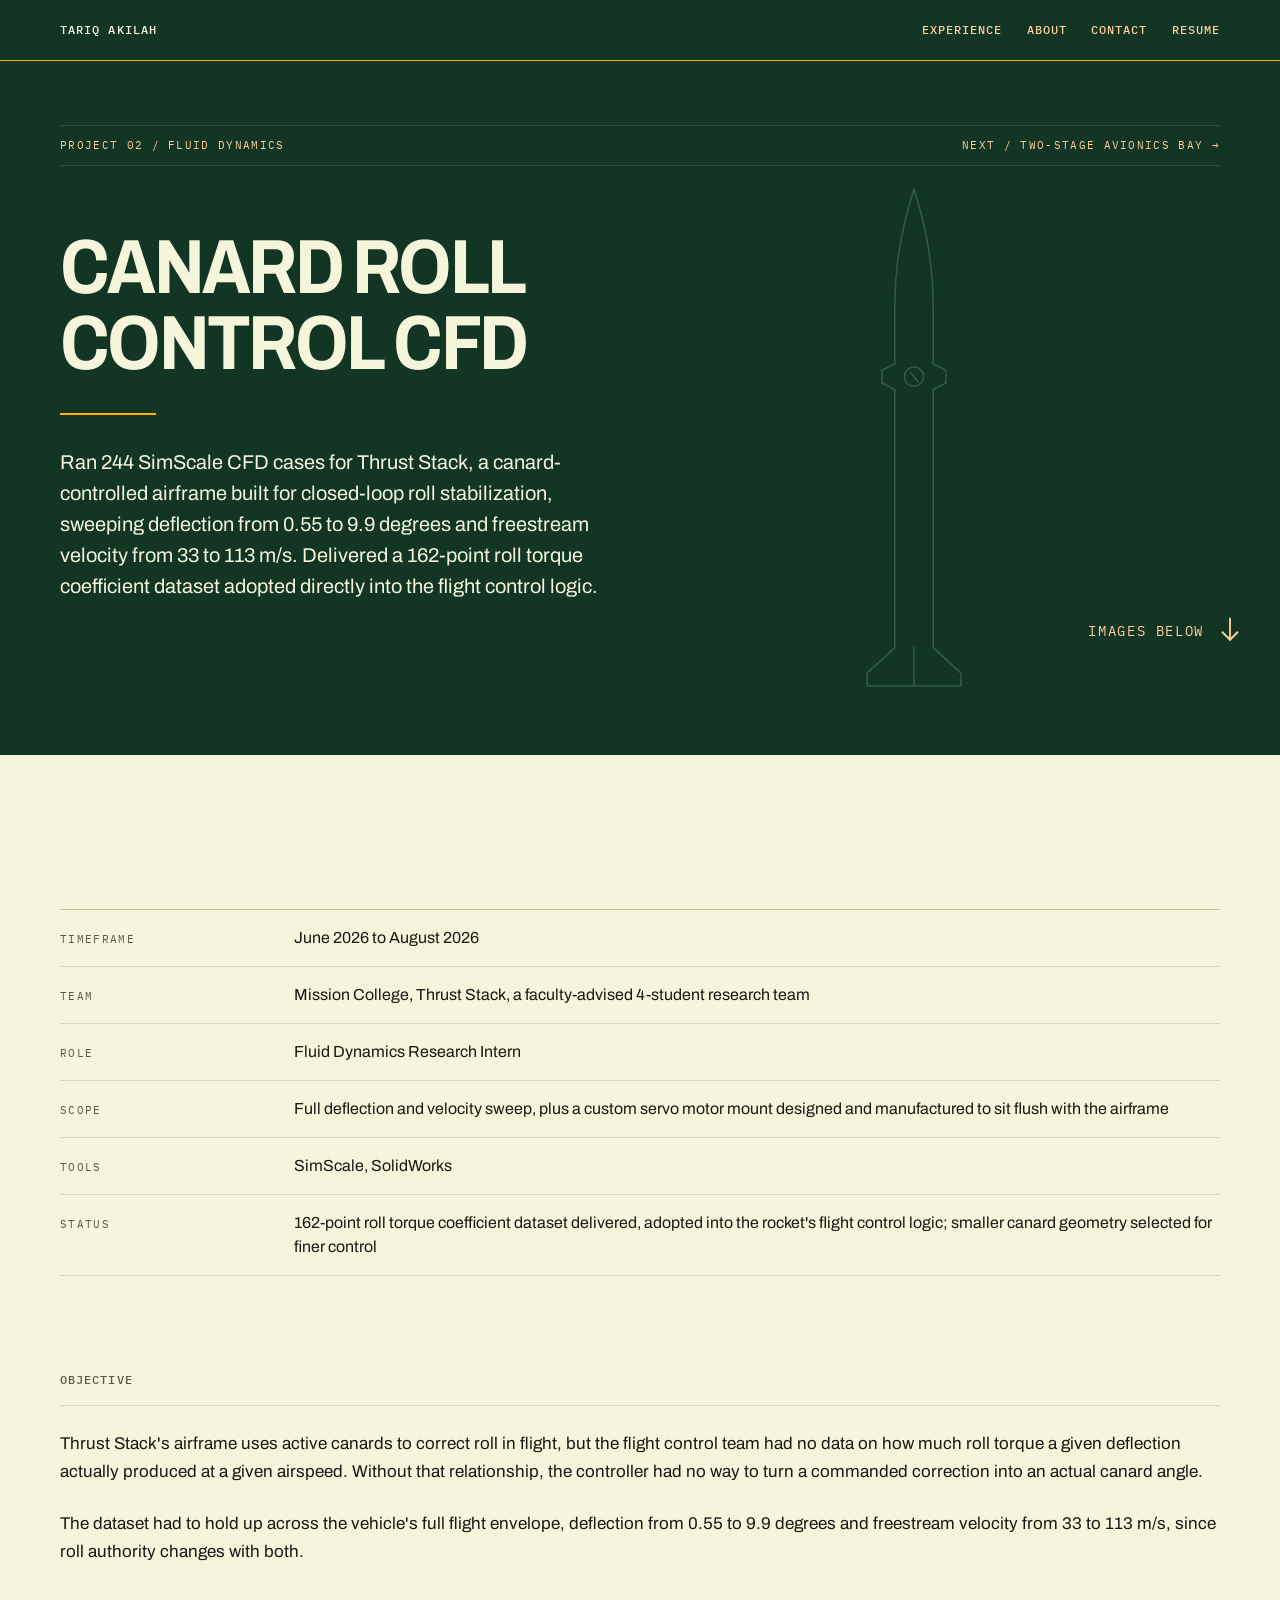
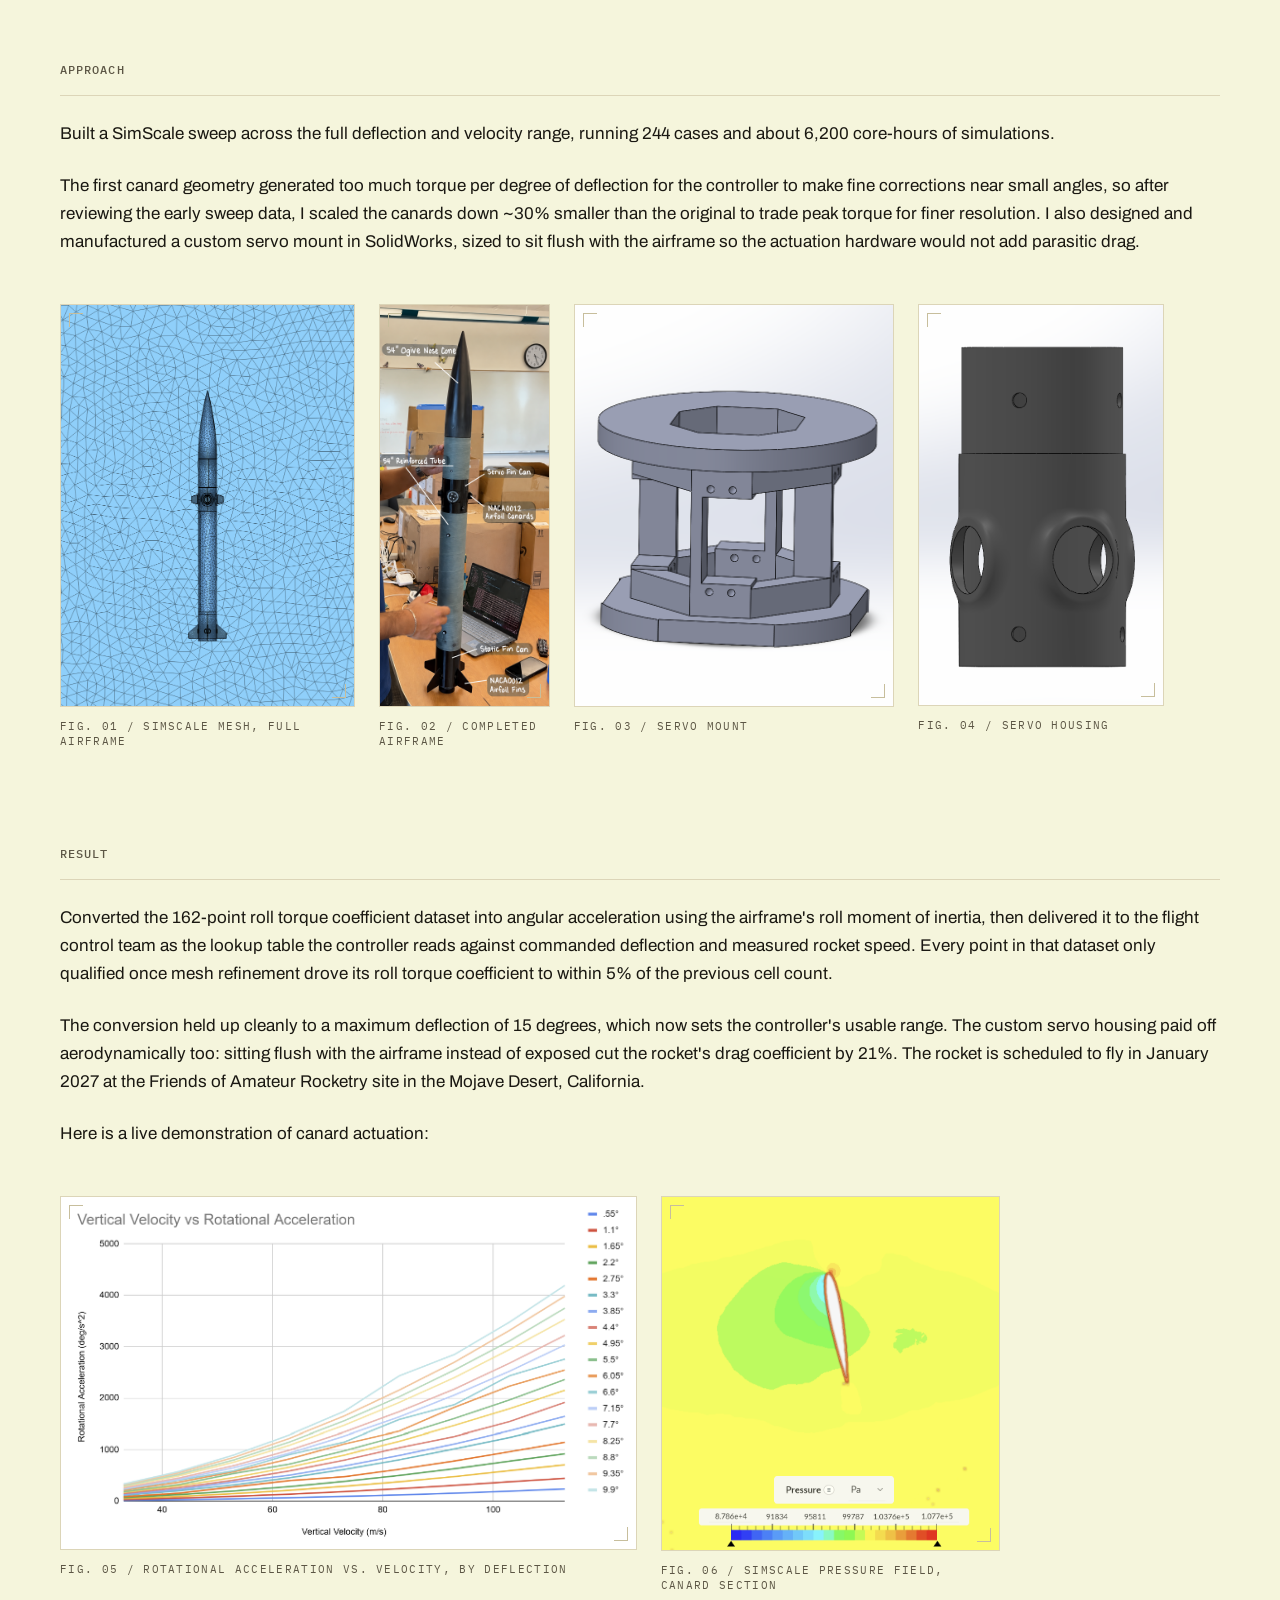
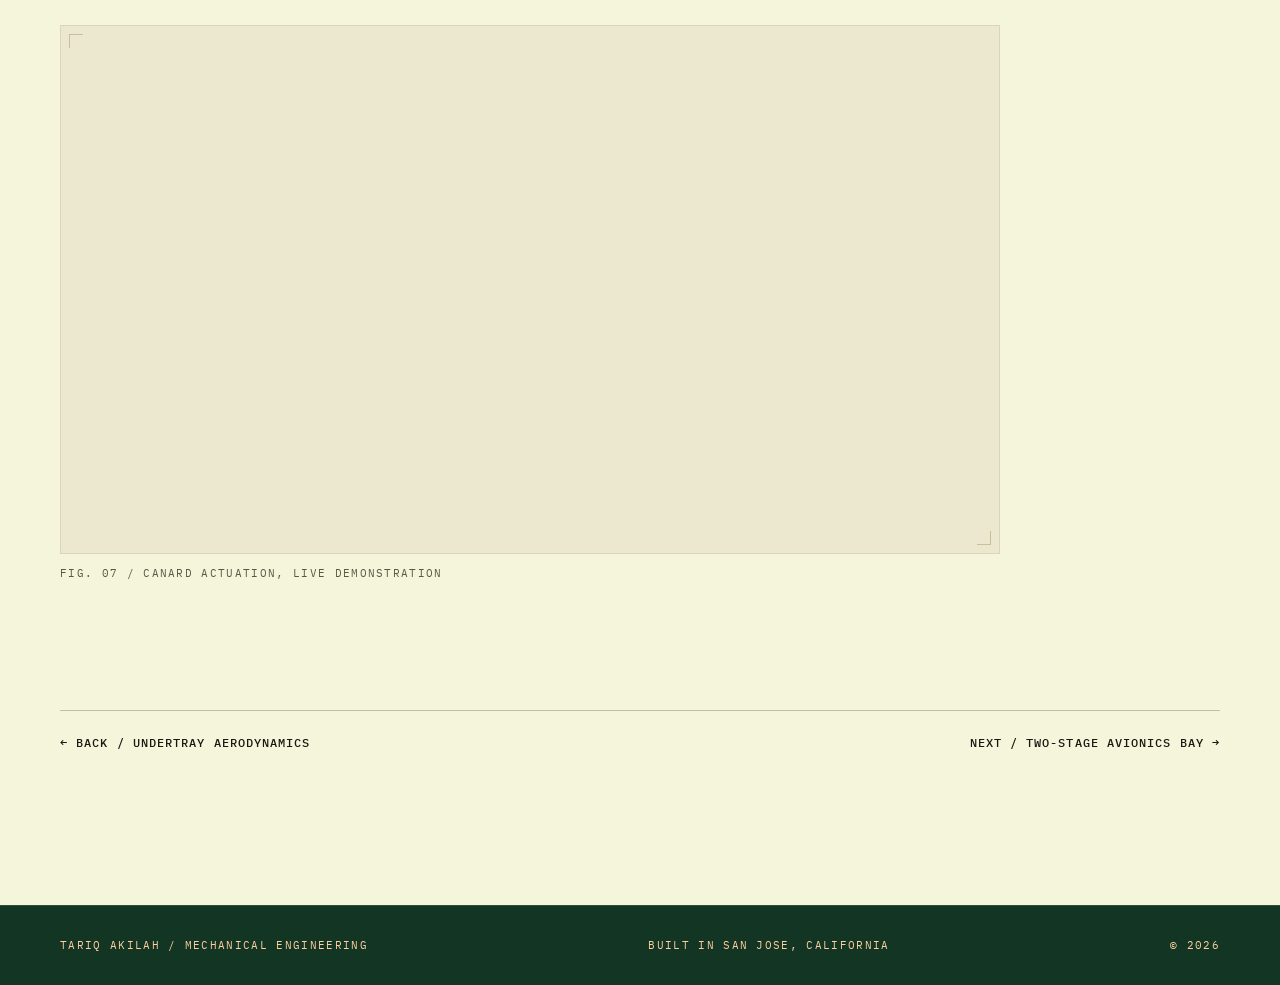
<file: projects/canard-roll-control.html>
<!doctype html>
<html lang="en">
<head>
<meta charset="utf-8">
<meta name="viewport" content="width=device-width, initial-scale=1">

<title>Canard Roll Control CFD | Tariq Akilah</title>
<meta name="description" content="SimScale CFD on a canard-controlled rocket airframe, delivering a roll torque coefficient dataset for closed-loop flight control.">
<meta name="theme-color" content="#123524">

<link rel="icon" href="data:image/svg+xml,<svg xmlns='http://www.w3.org/2000/svg' viewBox='0 0 32 32'><rect width='32' height='32' fill='%23123524'/><rect x='6' y='14' width='20' height='4' fill='%23FFB000'/></svg>">

<link rel="preconnect" href="https://fonts.googleapis.com">
<link rel="preconnect" href="https://fonts.gstatic.com" crossorigin>
<link rel="stylesheet" href="https://fonts.googleapis.com/css2?family=Archivo:wdth,wght@62..125,100..900&family=IBM+Plex+Mono:wght@400;500&display=swap">

<link rel="stylesheet" href="../styles/tokens.css">
<link rel="stylesheet" href="../styles/main.css">
<link rel="stylesheet" href="../styles/print.css">

<script>document.documentElement.className += " js";</script>
</head>

<body>

<a class="skip" href="#body">Skip to content</a>

<header class="header">
  <div class="shell header__inner">
    <a class="header__name" href="../index.html">Tariq&nbsp;Akilah</a>
    <nav class="nav mono" aria-label="Sections">
      <a class="nav__link" href="../index.html#work">Experience</a>
      <a class="nav__link" href="../index.html#about">About</a>
      <a class="nav__link" href="../index.html#contact">Contact</a>
      <a class="nav__link" href="../Tariq%20Akilah%20CV.pdf">Resume</a>
    </nav>
  </div>
</header>

<main>

  <section class="masthead band forest">

    <!-- Decorative only: traced from the airframe render you sent,
         outline only, no internal shading. aria-hidden since it
         carries no content. -->
    <div class="masthead__rocket" aria-hidden="true">
      <svg viewBox="0 0 180 520" fill="none" stroke="var(--ink-faint)" stroke-width="1.5" stroke-linejoin="round" stroke-linecap="round">
        <path d="M 90,29 C 100,60 108,100 108,139 L 108,193 L 120,199 L 120,211 L 108,217 L 108,459 L 134,483 L 134,495 L 108,495 L 72,495 L 46,495 L 46,483 L 72,459 L 72,217 L 60,211 L 60,199 L 72,193 L 72,139 C 72,100 80,60 90,29 Z"/>
        <circle cx="90" cy="205" r="9"/>
        <path d="M 87,201 L 94,210"/>
        <path d="M 90,459 L 90,495"/>
      </svg>
    </div>

    <div class="shell">

      <div class="docline micro">
        <span>Project 02 / Fluid Dynamics</span>
        <a class="link" href="avionics-bay.html">Next / Two-Stage Avionics Bay →</a>
      </div>

      <h1 class="title-lg" style="margin-top: var(--s-8)" data-reveal>
        Canard Roll<br>Control CFD
      </h1>

      <hr class="rule-accent" data-reveal style="--i:1; margin-top: var(--s-6)">

      <p class="lead" data-reveal style="--i:2; margin-top: var(--s-6)">
        Ran 244 SimScale CFD cases for Thrust Stack, a canard-controlled
        airframe built for closed-loop roll stabilization, sweeping
        deflection from 0.55 to 9.9 degrees and freestream velocity from
        33 to 113 m/s. Delivered a 162-point roll torque coefficient
        dataset adopted directly into the flight control logic.
      </p>

    </div>

    <a class="scroll-cue" href="#approach">
      <span class="micro">Images below</span>
      <svg class="scroll-cue__arrow" viewBox="0 0 16 24" fill="none" stroke="currentColor" stroke-width="1.5" stroke-linecap="round" stroke-linejoin="round">
        <line x1="8" y1="2" x2="8" y2="19"/>
        <polyline points="2,13 8,19 14,13"/>
      </svg>
    </a>
  </section>

  <article class="section shell" id="body">

    <dl class="spec" data-reveal>
      <div class="spec__row">
        <dt>Timeframe</dt>
        <dd>June 2026 to August 2026</dd>
      </div>
      <div class="spec__row">
        <dt>Team</dt>
        <dd>Mission College, Thrust Stack, a faculty-advised 4-student research team</dd>
      </div>
      <div class="spec__row">
        <dt>Role</dt>
        <dd>Fluid Dynamics Research Intern</dd>
      </div>
      <div class="spec__row">
        <dt>Scope</dt>
        <dd>Full deflection and velocity sweep, plus a custom servo motor mount designed and manufactured to sit flush with the airframe</dd>
      </div>
      <div class="spec__row">
        <dt>Tools</dt>
        <dd>SimScale, SolidWorks</dd>
      </div>
      <div class="spec__row">
        <dt>Status</dt>
        <dd>162-point roll torque coefficient dataset delivered, adopted into the rocket's flight control logic; smaller canard geometry selected for finer control</dd>
      </div>
    </dl>

    <!-- >>> OBJECTIVE -------------------------------------- -->
    <section class="block" data-reveal>
      <header class="block__head">
        <p class="mono">Objective</p>
      </header>
      <div class="prose" style="max-width: none">
        <p>
          Thrust Stack's airframe uses active canards to correct roll in
          flight, but the flight control team had no data on how much roll
          torque a given deflection actually produced at a given airspeed.
          Without that relationship, the controller had no way to turn a
          commanded correction into an actual canard angle.
        </p>
        <p>
          The dataset had to hold up across the vehicle's full flight
          envelope, deflection from 0.55 to 9.9 degrees and freestream
          velocity from 33 to 113 m/s, since roll authority changes with
          both.
        </p>
      </div>
    </section>

    <!-- >>> APPROACH --------------------------------------- -->
    <section class="block" data-reveal id="approach">
      <header class="block__head">
        <p class="mono">Approach</p>
      </header>
      <div class="prose" style="max-width: none">
        <p>
          Built a SimScale sweep across the full deflection and velocity
          range, running 244 cases and about 6,200 core-hours of simulations.
        </p>
        <p>
          The first canard geometry generated too much torque per degree of
          deflection for the controller to make fine corrections near small
          angles, so after reviewing the early sweep data, I scaled the
          canards down ~30% smaller than
          the original to trade peak torque for finer resolution. I also
          designed and manufactured a custom servo mount in SolidWorks,
          sized to sit flush with the airframe so the actuation hardware
          would not add parasitic drag.
        </p>
      </div>

      <div style="margin-top: var(--s-7); max-width: 1104px">
        <div style="display: flex; gap: var(--s-5); align-items: flex-start">
          <figure class="figure" style="flex: 1.73 1 0; min-width: 0">
            <div class="figure__box" style="aspect-ratio: 719 / 981">
              <img src="../images/Meshed%20Airframe.png" alt="Meshed CFD model of the full canard-controlled airframe">
            </div>
            <figcaption class="micro">Fig. 01 / SimScale mesh, full airframe</figcaption>
          </figure>
          <figure class="figure" style="flex: 1 1 0; min-width: 0">
            <div class="figure__box" style="aspect-ratio: 816 / 1928">
              <img src="../images/Fully%20Assembeled%20Airframe.png" alt="Completed rocket airframe with nose cone, canard fin can, and static fin can labeled">
            </div>
            <figcaption class="micro">Fig. 02 / Completed airframe</figcaption>
          </figure>
          <figure class="figure" style="flex: 1.88 1 0; min-width: 0">
            <div class="figure__box" style="aspect-ratio: 656 / 824">
              <img src="../images/Servo%20Mount.png" alt="Servo mount CAD model">
            </div>
            <figcaption class="micro">Fig. 03 / Servo mount</figcaption>
          </figure>
          <figure class="figure" style="flex: 1.44 1 0; min-width: 0">
            <div class="figure__box" style="aspect-ratio: 610 / 999">
              <img src="../images/Servo%20Housing.png" alt="Servo housing CAD model">
            </div>
            <figcaption class="micro">Fig. 04 / Servo housing</figcaption>
          </figure>
        </div>
      </div>
    </section>

    <!-- >>> RESULT ----------------------------------------- -->
    <section class="block" data-reveal>
      <header class="block__head">
        <p class="mono">Result</p>
      </header>
      <div class="prose" style="max-width: none">
        <p>
          Converted the 162-point roll torque coefficient dataset into
          angular acceleration using the airframe's roll moment of inertia,
          then delivered it to the flight control team as the lookup table
          the controller reads against commanded deflection and measured
          rocket speed. Every point in that dataset only qualified once
          mesh refinement drove its roll torque coefficient to within 5%
          of the previous cell count.
        </p>
        <p>
          The conversion held up cleanly to a maximum deflection of 15
          degrees, which now sets the controller's usable range. The
          custom servo housing paid off aerodynamically too: sitting flush
          with the airframe instead of exposed cut the rocket's drag
          coefficient by 21%. The rocket is scheduled to fly in January
          2027 at the Friends of Amateur Rocketry site in the Mojave
          Desert, California.
        </p>
        <p>
          Here is a live demonstration of canard actuation:
        </p>
      </div>

      <div style="margin-top: var(--s-7); max-width: 940px">
        <div style="display: flex; gap: var(--s-5); align-items: flex-start">
          <figure class="figure" style="flex: 1.7 1 0; min-width: 0">
            <div class="figure__box" style="aspect-ratio: 1209 / 743">
              <img src="../images/CFD%20Dataset%20Table.png" alt="Chart of rotational acceleration versus vertical velocity for each canard deflection angle">
            </div>
            <figcaption class="micro">Fig. 05 / Rotational acceleration vs. velocity, by deflection</figcaption>
          </figure>
          <figure class="figure" style="flex: 1 1 0; min-width: 0">
            <div class="figure__box" style="aspect-ratio: 859 / 898">
              <img src="../images/Canard%20Pressure%20Scene.png" alt="SimScale pressure contour around the canard airfoil cross-section">
            </div>
            <figcaption class="micro">Fig. 06 / SimScale pressure field, canard section</figcaption>
          </figure>
        </div>
      </div>

      <figure class="figure" style="margin-top: var(--s-6); max-width: 940px">
        <div class="figure__box" style="aspect-ratio: 16 / 9">
          <iframe src="https://www.youtube.com/embed/M3sM7GVvhVc" title="Canard actuation demonstration" style="width: 100%; height: 100%; display: block; border: 0" allow="accelerometer; autoplay; clipboard-write; encrypted-media; gyroscope; picture-in-picture" allowfullscreen></iframe>
        </div>
        <figcaption class="micro">Fig. 07 / Canard actuation, live demonstration</figcaption>
      </figure>
    </section>

    <nav class="pager mono" style="margin-top: var(--s-10)" aria-label="Project navigation">
      <a class="link" href="undertray-aerodynamics.html">← Back / Undertray Aerodynamics</a>
      <a class="link" href="avionics-bay.html">Next / Two-Stage Avionics Bay →</a>
    </nav>

  </article>
</main>

<footer class="footer band forest">
  <div class="shell footer__inner micro">
    <span>Tariq Akilah / Mechanical Engineering</span>
    <span>Built in San Jose, California</span>
    <span>&copy; <span data-year>2026</span></span>
  </div>
</footer>

<script src="../js/main.js" defer></script>
</body>
</html>
</file>
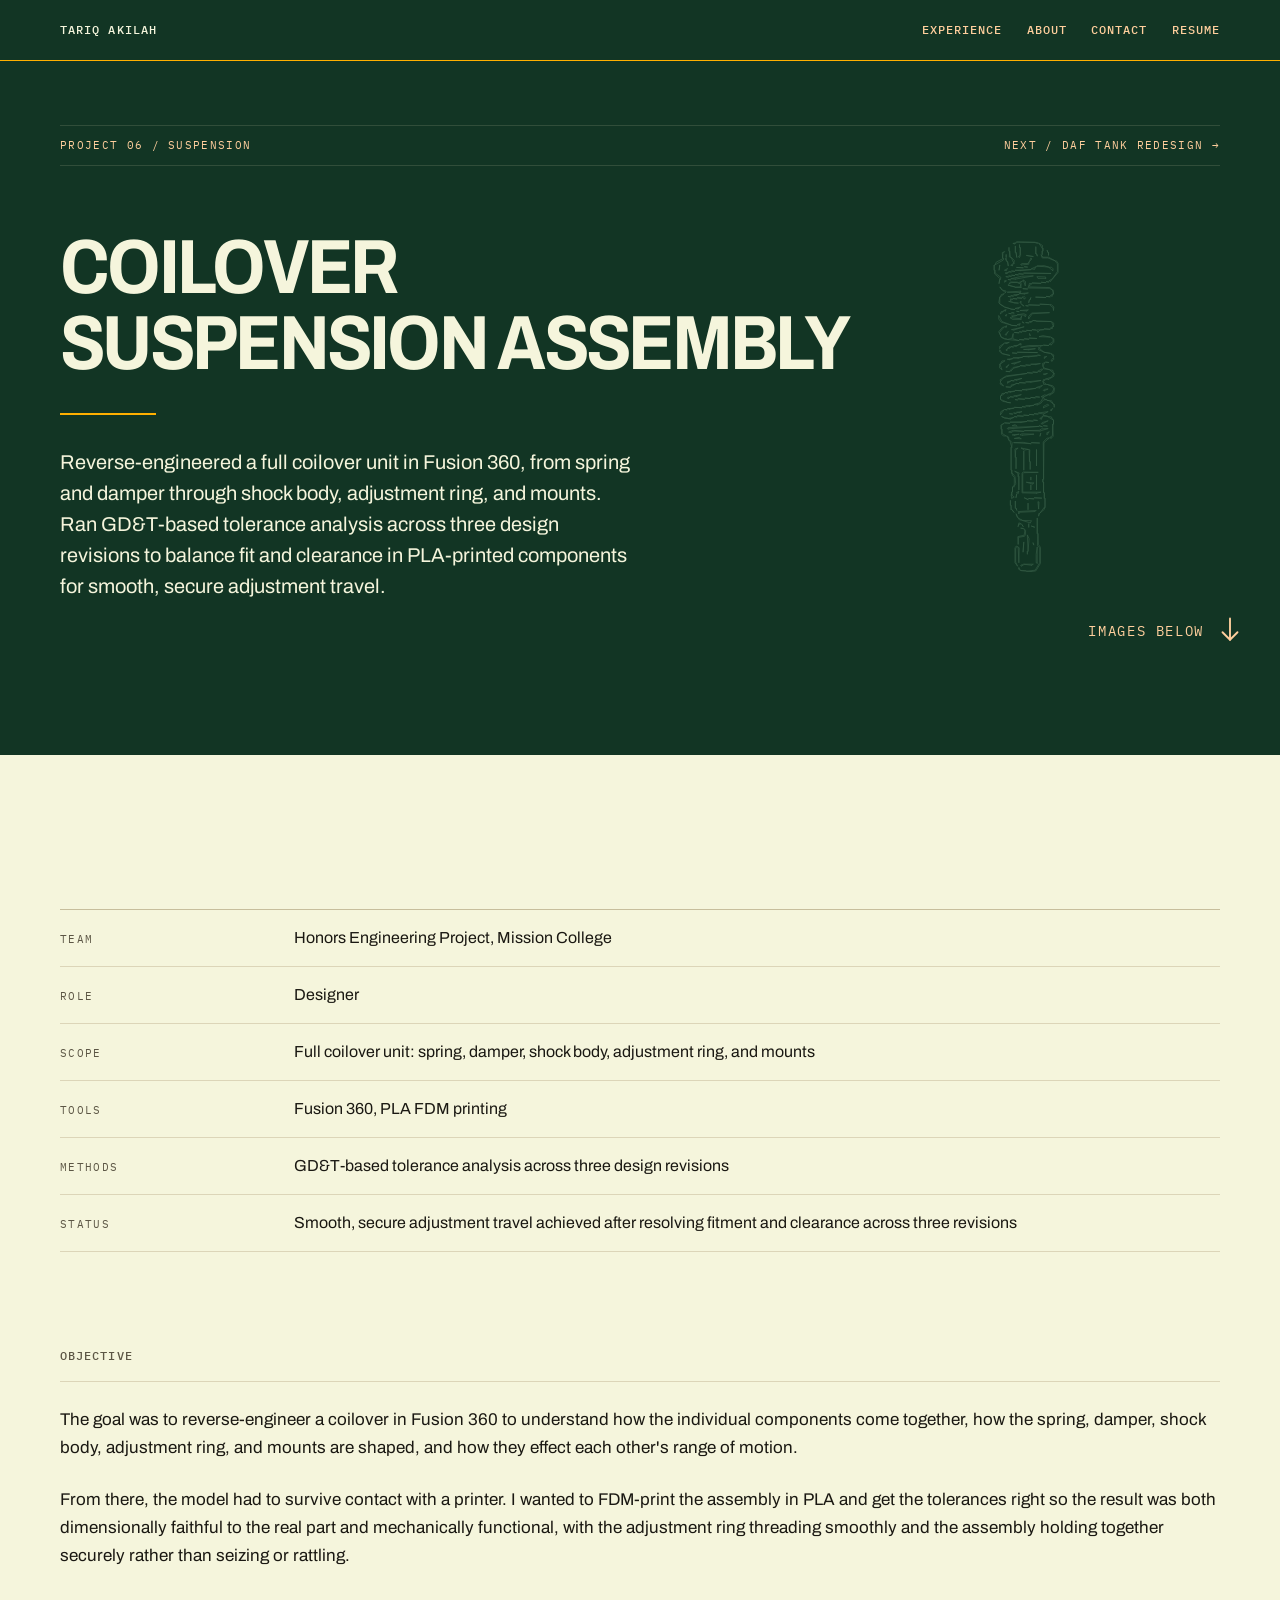
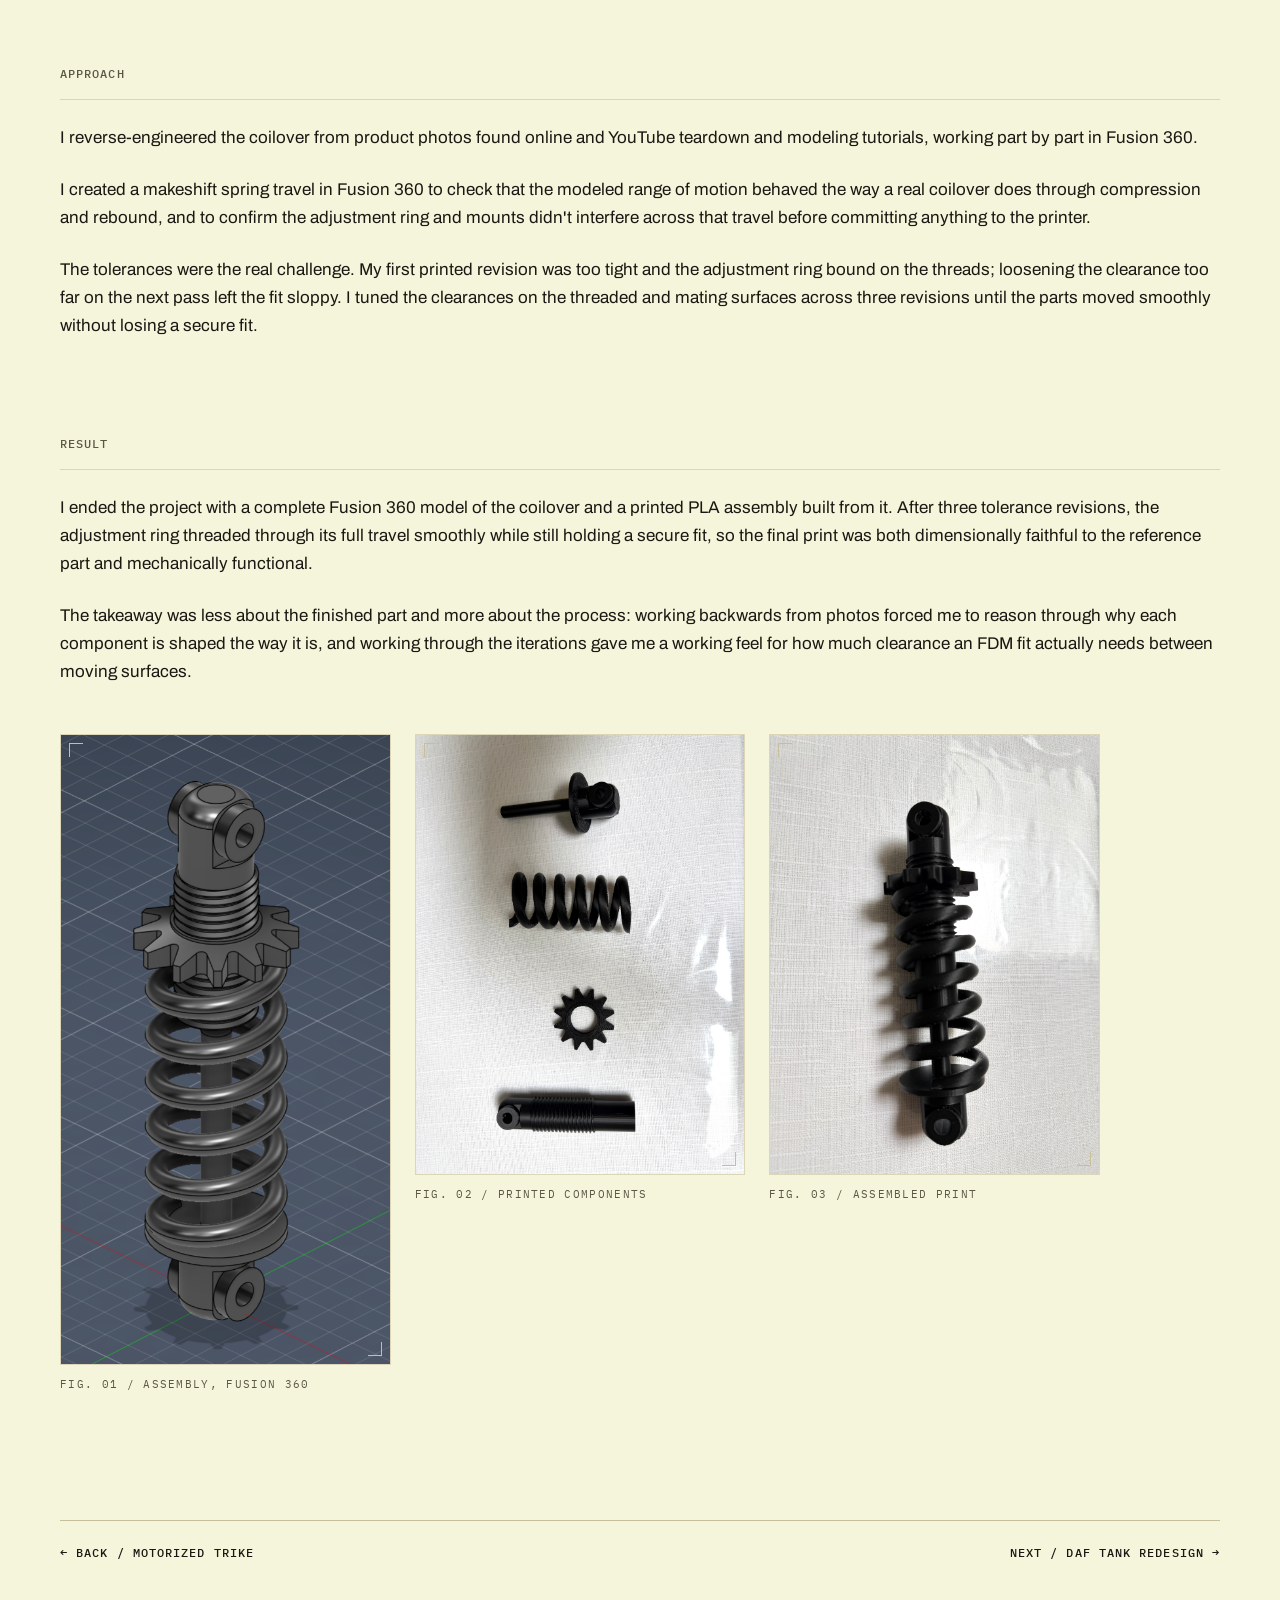
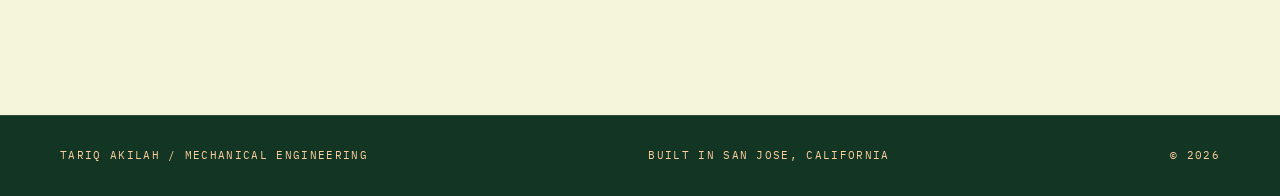
<file: projects/coilover-assembly.html>
<!doctype html>
<html lang="en">
<head>
<meta charset="utf-8">
<meta name="viewport" content="width=device-width, initial-scale=1">

<title>Coilover Suspension Assembly | Tariq Akilah</title>
<meta name="description" content="Reverse-engineered a functional coilover assembly in Fusion 360 with GD&amp;T-based tolerance analysis across three revisions.">
<meta name="theme-color" content="#123524">

<link rel="icon" href="data:image/svg+xml,<svg xmlns='http://www.w3.org/2000/svg' viewBox='0 0 32 32'><rect width='32' height='32' fill='%23123524'/><rect x='6' y='14' width='20' height='4' fill='%23FFB000'/></svg>">

<link rel="preconnect" href="https://fonts.googleapis.com">
<link rel="preconnect" href="https://fonts.gstatic.com" crossorigin>
<link rel="stylesheet" href="https://fonts.googleapis.com/css2?family=Archivo:wdth,wght@62..125,100..900&family=IBM+Plex+Mono:wght@400;500&display=swap">

<link rel="stylesheet" href="../styles/tokens.css">
<link rel="stylesheet" href="../styles/main.css">
<link rel="stylesheet" href="../styles/print.css">

<script>document.documentElement.className += " js";</script>
</head>

<body>

<a class="skip" href="#body">Skip to content</a>

<header class="header">
  <div class="shell header__inner">
    <a class="header__name" href="../index.html">Tariq&nbsp;Akilah</a>
    <nav class="nav mono" aria-label="Sections">
      <a class="nav__link" href="../index.html#work">Experience</a>
      <a class="nav__link" href="../index.html#about">About</a>
      <a class="nav__link" href="../index.html#contact">Contact</a>
      <a class="nav__link" href="../Tariq%20Akilah%20CV.pdf">Resume</a>
    </nav>
  </div>
</header>

<main>

  <section class="masthead band forest">

    <!-- Decorative only: traced from the coilover product photo you
         sent, real edge-detected contours (not a hand-simplified
         approximation), stroke only. aria-hidden since it carries
         no content. -->
    <div class="masthead__coilover" aria-hidden="true">
      <svg viewBox="0 0 500 500" fill="none" stroke="var(--ink-faint)" stroke-width="1" stroke-linejoin="round" stroke-linecap="round">
        <path d="M 262.0,17.5 L 235.5,17.0 L 262.0,17.5 M 233.0,19.5 L 230.5,19.0 L 235.5,18.0 L 233.0,19.5 M 266.0,18.5 L 262.5,18.0 L 266.0,18.5 M 272.0,25.5 L 267.0,18.5 L 272.5,22.0 L 272.0,25.5 M 240.0,24.5 L 240.0,20.5 L 240.0,24.5 M 234.0,31.5 L 234.0,22.5 L 234.0,31.5 M 263.0,33.5 L 263.0,23.5 L 263.0,33.5 M 225.0,29.5 L 225.0,24.5 L 225.0,29.5 M 240.0,38.5 L 238.5,38.0 L 240.5,35.0 L 241.0,24.5 L 241.5,36.0 L 240.0,38.5 M 273.0,29.5 L 273.0,25.5 L 273.0,29.5 M 280.0,31.5 L 279.0,28.5 L 280.0,31.5 M 227.0,38.5 L 225.5,38.0 L 226.0,29.5 L 227.0,38.5 M 272.0,34.5 L 272.0,29.5 L 272.0,34.5 M 216.0,39.5 L 215.5,32.0 L 219.0,30.5 L 216.5,33.0 L 216.0,39.5 M 236.0,38.5 L 235.0,31.5 L 236.0,38.5 M 281.0,35.5 L 281.0,31.5 L 281.0,35.5 M 265.0,36.5 L 264.0,33.5 L 265.0,36.5 M 221.0,38.5 L 221.0,34.5 L 221.0,38.5 M 290.0,43.5 L 280.0,39.5 L 272.0,39.5 L 270.5,35.0 L 273.0,38.5 L 281.0,38.5 L 290.0,43.5 M 259.0,37.5 L 249.5,36.0 L 259.0,37.5 M 232.0,47.5 L 228.0,38.5 L 232.5,43.0 L 232.0,47.5 M 205.0,49.5 L 207.0,45.5 L 217.5,40.0 L 217.0,42.5 L 205.0,49.5 M 222.0,44.5 L 219.5,41.0 L 221.0,39.5 L 222.0,44.5 M 254.0,44.5 L 256.0,39.5 L 257.5,41.0 L 254.0,44.5 M 284.0,72.5 L 281.5,72.0 L 286.5,69.0 L 293.5,59.0 L 293.5,48.0 L 290.5,44.0 L 292.0,43.5 L 294.5,47.0 L 294.5,60.0 L 284.0,72.5 M 224.0,50.5 L 223.0,44.5 L 224.0,50.5 M 243.0,49.5 L 241.5,49.0 L 243.0,47.5 L 252.0,47.5 L 253.5,45.0 L 253.0,48.5 L 243.0,49.5 M 230.0,50.5 L 227.5,50.0 L 231.0,47.5 L 230.0,50.5 M 204.0,56.5 L 204.0,49.5 L 204.0,56.5 M 211.0,56.5 L 212.0,49.5 L 211.0,56.5 M 281.0,52.5 L 264.5,51.0 L 275.0,50.5 L 281.0,52.5 M 251.0,52.5 L 246.5,52.0 L 251.0,52.5 M 261.0,55.5 L 256.5,55.0 L 264.0,51.5 L 261.0,55.5 M 245.0,53.5 L 235.5,53.0 L 245.0,53.5 M 287.0,57.5 L 281.5,53.0 L 285.0,52.5 L 287.5,55.0 L 287.0,57.5 M 221.0,57.5 L 218.5,57.0 L 223.0,54.5 L 221.0,57.5 M 241.0,57.5 L 233.5,57.0 L 256.5,56.0 L 241.0,57.5 M 213.0,69.5 L 204.5,62.0 L 205.0,56.5 L 205.5,61.0 L 213.5,67.0 L 213.0,69.5 M 233.0,58.5 L 228.5,58.0 L 233.0,58.5 M 228.0,59.5 L 224.5,59.0 L 228.0,59.5 M 222.0,61.5 L 219.5,61.0 L 224.5,60.0 L 222.0,61.5 M 284.0,61.5 L 245.5,61.0 L 284.0,61.5 M 245.0,62.5 L 238.5,62.0 L 245.0,62.5 M 238.0,63.5 L 233.5,63.0 L 238.0,63.5 M 233.0,64.5 L 228.5,64.0 L 233.0,64.5 M 228.0,65.5 L 224.5,65.0 L 228.0,65.5 M 234.0,69.5 L 227.5,69.0 L 243.0,65.5 L 259.5,65.0 L 234.0,69.5 M 224.0,66.5 L 220.5,66.0 L 224.0,66.5 M 277.0,68.5 L 266.0,68.5 L 264.5,66.0 L 277.0,66.5 L 277.0,68.5 M 211.0,75.5 L 212.0,69.5 L 211.0,75.5 M 227.0,70.5 L 223.5,70.0 L 227.0,70.5 M 248.0,78.5 L 245.0,70.5 L 248.5,73.0 L 248.0,78.5 M 219.0,73.5 L 219.0,71.5 L 221.5,72.0 L 219.0,73.5 M 240.0,75.5 L 237.5,75.0 L 244.5,72.0 L 240.0,75.5 M 281.0,73.5 L 277.5,73.0 L 281.0,73.5 M 225.0,76.5 L 227.0,73.5 L 237.5,74.0 L 228.0,74.5 L 225.0,76.5 M 277.0,74.5 L 270.5,74.0 L 277.0,74.5 M 270.0,75.5 L 257.5,75.0 L 270.0,75.5 M 242.0,81.5 L 233.5,81.0 L 241.0,80.5 L 242.0,75.5 L 242.0,81.5 M 253.0,79.5 L 254.0,75.5 L 257.5,76.0 L 253.0,79.5 M 233.0,80.5 L 223.5,78.0 L 233.0,80.5 M 215.0,84.5 L 212.0,80.5 L 215.0,84.5 M 286.0,84.5 L 282.0,82.5 L 251.5,82.0 L 253.0,80.5 L 283.0,81.5 L 286.0,84.5 M 251.0,83.5 L 244.5,83.0 L 251.0,83.5 M 220.0,88.5 L 215.5,85.0 L 221.0,86.5 L 220.0,88.5 M 288.0,90.5 L 287.0,84.5 L 288.0,90.5 M 241.0,88.5 L 222.5,88.0 L 242.0,86.5 L 241.0,88.5 M 247.0,90.5 L 239.5,90.0 L 252.5,89.0 L 247.0,90.5 M 213.0,94.5 L 214.0,91.5 L 218.5,90.0 L 213.0,94.5 M 235.0,92.5 L 231.5,92.0 L 239.5,91.0 L 235.0,92.5 M 286.0,93.5 L 283.5,93.0 L 287.0,90.5 L 286.0,93.5 M 231.0,93.5 L 227.5,93.0 L 231.0,93.5 M 227.0,94.5 L 223.5,94.0 L 227.0,94.5 M 283.0,94.5 L 277.5,94.0 L 283.0,94.5 M 212.0,104.5 L 210.5,103.0 L 212.0,94.5 L 212.0,104.5 M 247.0,97.5 L 243.5,95.0 L 247.0,94.5 L 248.5,96.0 L 247.0,97.5 M 277.0,95.5 L 262.5,95.0 L 277.0,95.5 M 243.0,96.5 L 236.5,96.0 L 243.0,96.5 M 255.0,98.5 L 256.0,95.5 L 255.0,98.5 M 236.0,97.5 L 230.5,97.0 L 236.0,97.5 M 227.0,99.5 L 227.0,97.5 L 230.5,98.0 L 227.0,99.5 M 253.0,102.5 L 254.0,98.5 L 253.0,102.5 M 231.0,102.5 L 224.5,101.0 L 231.0,102.5 M 242.0,103.5 L 240.5,103.0 L 242.0,100.5 L 242.0,103.5 M 238.0,103.5 L 231.5,103.0 L 238.0,103.5 M 218.0,108.5 L 212.5,105.0 L 218.0,108.5 M 246.0,107.5 L 242.5,105.0 L 246.0,107.5 M 281.0,105.5 L 268.5,105.0 L 281.0,105.5 M 268.0,106.5 L 252.5,106.0 L 268.0,106.5 M 288.0,113.5 L 287.5,110.0 L 282.0,105.5 L 285.0,105.5 L 288.5,109.0 L 288.0,113.5 M 252.0,107.5 L 248.5,107.0 L 252.0,107.5 M 227.0,111.5 L 218.5,109.0 L 227.0,111.5 M 238.0,111.5 L 233.5,111.0 L 241.5,109.0 L 238.0,111.5 M 233.0,112.5 L 227.5,112.0 L 233.0,112.5 M 220.0,114.5 L 217.5,114.0 L 221.0,112.5 L 220.0,114.5 M 250.0,114.5 L 240.5,114.0 L 252.5,113.0 L 250.0,114.5 M 213.0,118.5 L 214.0,115.5 L 217.5,115.0 L 213.0,118.5 M 239.0,115.5 L 235.5,115.0 L 239.0,115.5 M 232.0,117.5 L 228.5,117.0 L 232.0,117.5 M 253.0,125.5 L 252.5,123.0 L 257.0,117.5 L 282.5,117.0 L 258.0,118.5 L 253.0,125.5 M 228.0,118.5 L 224.5,118.0 L 228.0,118.5 M 248.0,122.5 L 247.0,120.5 L 236.5,120.0 L 246.0,118.5 L 249.5,120.0 L 248.0,122.5 M 221.0,121.5 L 219.5,121.0 L 222.0,119.5 L 221.0,121.5 M 228.0,134.5 L 214.0,130.5 L 210.5,126.0 L 210.5,121.0 L 215.0,129.5 L 228.0,134.5 M 230.0,122.5 L 228.5,122.0 L 230.0,120.5 L 236.5,121.0 L 230.0,122.5 M 242.0,126.5 L 230.0,126.5 L 226.5,124.0 L 241.0,125.5 L 243.0,121.5 L 242.0,126.5 M 263.0,128.5 L 258.5,128.0 L 263.0,128.5 M 256.0,130.5 L 253.5,130.0 L 258.5,129.0 L 256.0,130.5 M 284.0,129.5 L 263.5,129.0 L 284.0,129.5 M 246.0,131.5 L 243.5,130.0 L 246.0,131.5 M 288.0,136.5 L 285.0,129.5 L 288.5,132.0 L 288.0,136.5 M 253.0,131.5 L 248.5,131.0 L 253.0,131.5 M 240.0,134.5 L 236.5,134.0 L 241.0,132.5 L 240.0,134.5 M 236.0,135.5 L 228.5,135.0 L 236.0,135.5 M 221.0,137.5 L 218.5,137.0 L 222.0,135.5 L 221.0,137.5 M 232.0,141.5 L 228.5,141.0 L 246.5,137.0 L 232.0,141.5 M 286.0,139.5 L 283.5,139.0 L 287.0,136.5 L 286.0,139.5 M 214.0,151.5 L 210.5,144.0 L 216.0,137.5 L 218.0,137.5 L 211.5,145.0 L 214.0,151.5 M 283.0,140.5 L 274.5,140.0 L 283.0,140.5 M 263.0,141.5 L 257.5,141.0 L 263.0,141.5 M 266.0,144.5 L 264.0,141.5 L 274.5,141.0 L 269.0,141.5 L 266.0,144.5 M 257.0,142.5 L 249.5,142.0 L 257.0,142.5 M 249.0,143.5 L 243.5,143.0 L 249.0,143.5 M 221.0,148.5 L 219.5,148.0 L 224.0,143.5 L 221.0,148.5 M 243.0,144.5 L 239.5,144.0 L 243.0,144.5 M 239.0,145.5 L 232.5,145.0 L 239.0,145.5 M 239.0,156.5 L 222.5,155.0 L 229.0,153.5 L 231.0,146.5 L 230.5,154.0 L 239.0,156.5 M 255.0,149.5 L 254.0,146.5 L 255.0,149.5 M 283.0,151.5 L 267.5,151.0 L 273.0,149.5 L 283.0,151.5 M 218.0,153.5 L 214.5,152.0 L 218.0,153.5 M 285.0,162.5 L 281.5,162.0 L 287.5,158.0 L 287.5,155.0 L 284.0,151.5 L 288.5,154.0 L 288.5,159.0 L 285.0,162.5 M 264.0,153.5 L 253.5,153.0 L 264.0,153.5 M 222.0,154.5 L 218.5,154.0 L 222.0,154.5 M 253.0,154.5 L 246.5,154.0 L 253.0,154.5 M 246.0,155.5 L 239.5,155.0 L 246.0,155.5 M 222.0,160.5 L 218.5,160.0 L 225.5,159.0 L 222.0,160.5 M 212.0,167.5 L 211.5,165.0 L 218.0,160.5 L 212.0,167.5 M 242.0,162.5 L 238.5,162.0 L 242.0,160.5 L 242.0,162.5 M 235.0,164.5 L 231.5,164.0 L 238.5,163.0 L 235.0,164.5 M 281.0,163.5 L 273.5,163.0 L 281.0,163.5 M 274.0,172.5 L 267.0,169.5 L 267.5,166.0 L 265.0,164.5 L 241.5,166.0 L 253.0,163.5 L 273.0,163.5 L 269.0,164.5 L 268.5,168.0 L 274.0,172.5 M 231.0,165.5 L 227.5,165.0 L 231.0,165.5 M 225.0,167.5 L 223.5,167.0 L 225.0,165.5 L 227.5,166.0 L 225.0,167.5 M 222.0,170.5 L 220.5,170.0 L 223.0,167.5 L 222.0,170.5 M 253.0,169.5 L 245.5,169.0 L 262.5,168.0 L 253.0,169.5 M 215.0,174.5 L 211.5,172.0 L 212.0,169.5 L 215.0,174.5 M 265.0,173.5 L 236.5,173.0 L 265.0,173.5 M 283.0,174.5 L 274.5,173.0 L 283.0,174.5 M 236.0,174.5 L 229.5,174.0 L 236.0,174.5 M 226.0,177.5 L 215.5,175.0 L 226.0,177.5 M 288.0,179.5 L 284.0,174.5 L 288.5,177.0 L 288.0,179.5 M 269.0,177.5 L 265.5,177.0 L 269.0,177.5 M 253.0,179.5 L 244.5,179.0 L 265.5,178.0 L 253.0,179.5 M 275.0,181.5 L 275.0,179.5 L 278.5,179.0 L 275.0,181.5 M 238.0,181.5 L 230.5,181.0 L 244.5,180.0 L 238.0,181.5 M 286.0,185.5 L 284.5,185.0 L 288.0,180.5 L 288.5,183.0 L 286.0,185.5 M 226.0,183.5 L 222.5,183.0 L 230.5,182.0 L 226.0,183.5 M 213.0,189.5 L 215.0,185.5 L 219.5,185.0 L 213.0,189.5 M 233.0,189.5 L 228.5,189.0 L 241.5,186.0 L 233.0,189.5 M 281.0,187.5 L 276.5,187.0 L 281.0,187.5 M 273.0,192.5 L 272.5,189.0 L 276.0,187.5 L 273.0,192.5 M 263.0,190.5 L 255.5,190.0 L 269.5,189.0 L 263.0,190.5 M 215.0,197.5 L 211.5,195.0 L 212.0,189.5 L 215.0,197.5 M 222.0,194.5 L 220.5,194.0 L 225.0,190.5 L 222.0,194.5 M 255.0,191.5 L 248.5,191.0 L 255.0,191.5 M 248.0,192.5 L 240.5,192.0 L 248.0,192.5 M 228.0,199.5 L 226.5,199.0 L 231.0,194.5 L 240.5,193.0 L 232.0,195.5 L 228.0,199.5 M 282.0,197.5 L 274.0,196.5 L 273.5,193.0 L 275.0,195.5 L 282.0,197.5 M 269.0,200.5 L 265.5,200.0 L 272.0,196.5 L 272.5,198.0 L 269.0,200.5 M 288.0,202.5 L 282.5,198.0 L 287.0,198.5 L 288.0,202.5 M 226.0,200.5 L 220.5,200.0 L 226.0,200.5 M 265.0,201.5 L 258.5,201.0 L 265.0,201.5 M 258.0,202.5 L 250.5,202.0 L 258.0,202.5 M 213.0,214.5 L 212.5,212.0 L 221.0,206.5 L 250.5,203.0 L 222.0,207.5 L 217.0,209.5 L 213.0,214.5 M 276.0,204.5 L 273.5,204.0 L 279.5,203.0 L 276.0,204.5 M 281.0,211.5 L 276.5,211.0 L 285.0,208.5 L 289.0,202.5 L 288.5,207.0 L 281.0,211.5 M 236.0,212.5 L 232.5,212.0 L 243.5,210.0 L 236.0,212.5 M 273.0,214.5 L 274.0,211.5 L 276.5,212.0 L 273.0,214.5 M 232.0,213.5 L 227.5,213.0 L 232.0,213.5 M 256.0,215.5 L 248.5,215.0 L 270.5,213.0 L 256.0,215.5 M 223.0,216.5 L 223.0,214.5 L 227.5,214.0 L 223.0,216.5 M 278.0,218.5 L 274.0,218.5 L 273.5,215.0 L 278.0,218.5 M 217.0,220.5 L 212.5,218.0 L 213.0,215.5 L 217.0,220.5 M 248.0,216.5 L 239.5,216.0 L 248.0,216.5 M 239.0,217.5 L 234.5,217.0 L 239.0,217.5 M 228.0,221.5 L 228.0,219.5 L 234.5,218.0 L 228.0,221.5 M 283.0,233.5 L 279.5,233.0 L 286.0,230.5 L 288.5,225.0 L 286.0,221.5 L 279.0,218.5 L 287.0,220.5 L 289.5,224.0 L 288.5,230.0 L 283.0,233.5 M 268.0,223.5 L 263.5,223.0 L 272.5,220.0 L 268.0,223.5 M 227.0,222.5 L 220.5,222.0 L 227.0,222.5 M 250.0,226.5 L 243.5,226.0 L 263.5,224.0 L 250.0,226.5 M 275.0,227.5 L 273.5,227.0 L 275.0,225.5 L 280.5,225.0 L 275.0,227.5 M 243.0,227.5 L 233.5,227.0 L 243.0,227.5 M 227.0,229.5 L 223.5,229.0 L 233.5,228.0 L 227.0,229.5 M 223.0,230.5 L 219.5,230.0 L 223.0,230.5 M 214.0,234.5 L 215.0,231.5 L 219.5,231.0 L 214.0,234.5 M 236.0,235.5 L 231.5,235.0 L 242.5,233.0 L 236.0,235.5 M 273.0,236.5 L 270.5,236.0 L 275.0,233.5 L 279.5,234.0 L 273.0,236.5 M 213.0,239.5 L 213.0,234.5 L 213.0,239.5 M 231.0,236.5 L 226.5,236.0 L 231.0,236.5 M 268.0,236.5 L 262.5,236.0 L 268.0,236.5 M 224.0,238.5 L 222.5,238.0 L 224.0,236.5 L 226.5,237.0 L 224.0,238.5 M 262.0,237.5 L 255.5,237.0 L 262.0,237.5 M 265.0,247.5 L 260.5,247.0 L 269.0,244.5 L 274.0,236.5 L 275.0,239.5 L 278.5,240.0 L 274.0,240.5 L 270.0,245.5 L 265.0,247.5 M 255.0,238.5 L 247.5,238.0 L 255.0,238.5 M 247.0,239.5 L 237.5,239.0 L 247.0,239.5 M 222.0,243.5 L 216.0,242.5 L 213.5,240.0 L 222.0,243.5 M 237.0,240.5 L 233.5,240.0 L 237.0,240.5 M 282.0,241.5 L 278.5,241.0 L 282.0,241.5 M 288.0,246.5 L 282.5,242.0 L 285.0,241.5 L 288.0,246.5 M 227.0,244.5 L 222.5,244.0 L 227.0,244.5 M 274.0,251.5 L 274.0,249.5 L 280.0,246.5 L 281.5,248.0 L 274.0,251.5 M 289.0,250.5 L 289.0,246.5 L 289.0,250.5 M 254.0,249.5 L 248.5,249.0 L 260.5,248.0 L 254.0,249.5 M 248.0,250.5 L 243.5,250.0 L 248.0,250.5 M 243.0,251.5 L 232.5,251.0 L 243.0,251.5 M 226.0,253.5 L 222.5,253.0 L 232.5,252.0 L 226.0,253.5 M 285.0,255.5 L 283.5,255.0 L 287.0,252.5 L 285.0,255.5 M 222.0,254.5 L 218.5,254.0 L 222.0,254.5 M 213.0,261.5 L 213.5,257.0 L 218.0,254.5 L 213.0,261.5 M 240.0,258.5 L 235.5,258.0 L 243.5,257.0 L 240.0,258.5 M 274.0,260.5 L 266.5,259.0 L 280.5,257.0 L 274.0,260.5 M 235.0,259.5 L 231.5,259.0 L 235.0,259.5 M 230.0,260.5 L 225.5,260.0 L 230.0,260.5 M 266.0,260.5 L 260.5,260.0 L 266.0,260.5 M 260.0,261.5 L 253.5,261.0 L 260.0,261.5 M 253.0,262.5 L 245.5,262.0 L 253.0,262.5 M 279.0,263.5 L 274.0,263.5 L 273.5,262.0 L 279.0,263.5 M 245.0,263.5 L 236.5,263.0 L 245.0,263.5 M 218.0,265.5 L 214.5,264.0 L 218.0,265.5 M 236.0,264.5 L 232.5,264.0 L 236.0,264.5 M 271.0,267.5 L 268.5,267.0 L 273.0,263.5 L 271.0,267.5 M 287.0,268.5 L 279.5,264.0 L 285.0,264.5 L 287.0,268.5 M 227.0,267.5 L 223.5,267.0 L 232.5,265.0 L 227.0,267.5 M 223.0,266.5 L 218.5,266.0 L 223.0,266.5 M 265.0,269.5 L 259.5,269.0 L 265.0,269.5 M 288.0,274.5 L 288.0,268.5 L 288.0,274.5 M 259.0,270.5 L 250.5,270.0 L 259.0,270.5 M 272.0,274.5 L 270.5,274.0 L 272.0,272.5 L 280.5,270.0 L 272.0,274.5 M 242.0,272.5 L 226.5,272.0 L 250.5,271.0 L 242.0,272.5 M 226.0,273.5 L 218.5,273.0 L 226.0,273.5 M 214.0,281.5 L 213.5,276.0 L 218.0,273.5 L 214.5,277.0 L 214.0,281.5 M 285.0,294.5 L 282.5,294.0 L 286.5,291.0 L 287.0,274.5 L 287.5,292.0 L 285.0,294.5 M 236.0,277.5 L 229.5,277.0 L 234.0,275.5 L 236.0,277.5 M 272.0,278.5 L 267.5,277.0 L 272.0,278.5 M 279.0,277.5 L 273.5,277.0 L 279.0,277.5 M 224.0,281.5 L 222.5,281.0 L 224.0,279.5 L 267.5,278.0 L 224.0,281.5 M 269.0,284.5 L 246.5,284.0 L 268.0,283.5 L 271.0,281.5 L 280.5,281.0 L 269.0,284.5 M 221.0,291.5 L 217.0,291.5 L 214.5,289.0 L 215.0,281.5 L 215.5,288.0 L 221.0,291.5 M 228.0,286.5 L 224.5,286.0 L 231.0,283.5 L 246.5,285.0 L 232.0,284.5 L 228.0,286.5 M 279.0,289.5 L 278.5,287.0 L 282.0,285.5 L 279.0,289.5 M 269.0,291.5 L 270.0,287.5 L 269.0,291.5 M 233.0,290.5 L 229.5,290.0 L 239.5,289.0 L 233.0,290.5 M 244.0,290.5 L 240.5,290.0 L 243.0,288.5 L 260.5,289.0 L 244.0,290.5 M 225.0,297.5 L 222.0,291.5 L 224.5,293.0 L 225.0,297.5 M 242.0,295.5 L 232.5,295.0 L 240.0,293.5 L 242.0,295.5 M 274.0,352.5 L 273.5,300.0 L 279.0,294.5 L 282.0,294.5 L 274.5,301.0 L 274.0,352.5 M 229.0,307.5 L 226.0,297.5 L 229.5,301.0 L 229.0,307.5 M 256.0,302.5 L 231.5,301.0 L 245.0,300.5 L 256.0,302.5 M 268.0,301.5 L 256.5,301.0 L 268.0,301.5 M 228.0,339.5 L 228.0,307.5 L 228.0,339.5 M 234.0,321.5 L 233.5,310.0 L 238.0,308.5 L 234.5,312.0 L 234.0,321.5 M 254.0,327.5 L 253.5,312.0 L 252.0,310.5 L 247.0,311.5 L 242.0,308.5 L 254.5,311.0 L 254.0,327.5 M 264.0,333.5 L 264.0,310.5 L 264.0,333.5 M 246.0,339.5 L 246.0,312.5 L 246.0,339.5 M 235.0,337.5 L 235.0,321.5 L 235.0,337.5 M 255.0,338.5 L 255.0,327.5 L 255.0,338.5 M 229.0,344.5 L 229.0,339.5 L 229.0,344.5 M 238.0,348.5 L 237.5,344.0 L 233.0,341.5 L 239.5,344.0 L 238.0,348.5 M 264.0,372.5 L 243.5,372.0 L 243.5,344.0 L 245.0,342.5 L 266.5,343.0 L 246.0,343.5 L 244.5,345.0 L 244.5,371.0 L 270.5,371.0 L 264.0,372.5 M 232.0,363.5 L 230.5,363.0 L 232.5,361.0 L 232.5,350.0 L 229.5,347.0 L 230.0,344.5 L 233.5,349.0 L 234.5,359.0 L 232.0,363.5 M 264.0,367.5 L 264.0,346.5 L 264.0,367.5 M 239.0,367.5 L 239.0,348.5 L 239.0,367.5 M 256.0,353.5 L 256.0,349.5 L 256.0,353.5 M 273.0,356.5 L 273.0,352.5 L 273.0,356.5 M 258.0,359.5 L 249.5,357.0 L 260.5,358.0 L 258.0,359.5 M 274.0,371.5 L 274.0,356.5 L 274.0,371.5 M 256.0,367.5 L 256.0,360.5 L 256.0,367.5 M 230.0,370.5 L 230.0,363.5 L 230.0,370.5 M 238.0,372.5 L 235.5,372.0 L 239.0,369.5 L 238.0,372.5 M 229.0,374.5 L 229.0,370.5 L 229.0,374.5 M 275.0,379.5 L 275.0,371.5 L 275.0,379.5 M 235.0,378.5 L 236.0,373.5 L 235.0,378.5 M 229.0,379.5 L 228.0,374.5 L 232.5,378.0 L 229.0,379.5 M 252.0,381.5 L 246.5,379.0 L 252.0,381.5 M 271.0,379.5 L 260.5,379.0 L 271.0,379.5 M 260.0,380.5 L 252.5,380.0 L 260.0,380.5 M 276.0,392.5 L 276.0,379.5 L 276.0,392.5 M 227.0,389.5 L 227.0,382.5 L 227.0,389.5 M 234.0,393.5 L 234.0,383.5 L 234.0,393.5 M 267.0,394.5 L 266.0,384.5 L 267.5,385.0 L 267.0,394.5 M 252.0,395.5 L 252.0,386.5 L 252.0,395.5 M 228.0,395.5 L 228.0,389.5 L 228.0,395.5 M 269.0,400.5 L 275.0,392.5 L 275.5,395.0 L 269.0,400.5 M 236.0,396.5 L 235.0,393.5 L 236.0,396.5 M 232.0,399.5 L 229.0,395.5 L 232.0,399.5 M 239.0,401.5 L 238.0,398.5 L 263.5,397.0 L 262.0,398.5 L 240.0,399.5 L 239.0,401.5 M 267.0,404.5 L 268.0,400.5 L 267.0,404.5 M 237.0,406.5 L 235.0,401.5 L 237.0,406.5 M 243.0,410.5 L 240.0,410.5 L 237.5,407.0 L 243.0,410.5 M 265.0,429.5 L 265.0,407.5 L 265.0,429.5 M 255.0,414.5 L 243.5,411.0 L 257.0,411.5 L 255.0,414.5 M 238.0,419.5 L 239.0,414.5 L 242.5,416.0 L 239.0,416.5 L 238.0,419.5 M 253.0,420.5 L 253.0,415.5 L 253.0,420.5 M 245.0,419.5 L 243.0,416.5 L 245.0,419.5 M 261.0,420.5 L 256.5,419.0 L 261.0,420.5 M 245.0,422.5 L 241.5,422.0 L 245.0,422.5 M 238.0,444.5 L 237.5,434.0 L 246.5,432.0 L 247.5,426.0 L 246.0,422.5 L 248.5,425.0 L 248.5,431.0 L 247.0,433.5 L 238.5,435.0 L 238.0,444.5 M 256.0,483.5 L 249.5,483.0 L 262.0,481.5 L 268.5,471.0 L 268.5,450.0 L 265.5,447.0 L 266.0,429.5 L 266.5,445.0 L 269.5,449.0 L 269.5,472.0 L 263.0,482.5 L 256.0,483.5 M 252.0,454.5 L 251.0,431.5 L 253.5,437.0 L 252.0,454.5 M 245.0,455.5 L 246.0,441.5 L 245.0,455.5 M 260.0,445.5 L 259.0,442.5 L 260.0,445.5 M 237.0,475.5 L 233.5,471.0 L 233.5,450.0 L 235.0,447.5 L 237.5,448.0 L 234.5,451.0 L 234.5,470.0 L 237.0,475.5 M 239.0,470.5 L 238.0,448.5 L 239.5,450.0 L 239.0,470.5 M 265.0,471.5 L 263.5,471.0 L 263.5,459.0 L 265.0,448.5 L 265.0,471.5 M 251.0,458.5 L 251.0,454.5 L 251.0,458.5 M 257.0,474.5 L 245.5,473.0 L 259.5,473.0 L 257.0,474.5 M 243.0,475.5 L 241.5,475.0 L 243.0,473.5 L 245.5,474.0 L 243.0,475.5 M 241.0,481.5 L 238.5,480.0 L 239.0,477.5 L 241.0,481.5 M 249.0,482.5 L 241.5,482.0 L 249.0,482.5"/>
      </svg>
    </div>

    <div class="shell">

      <div class="docline micro">
        <span>Project 06 / Suspension</span>
        <a class="link" href="daf-tank-redesign.html">Next / DAF Tank Redesign →</a>
      </div>

      <h1 class="title-lg" style="margin-top: var(--s-8)" data-reveal>
        Coilover<br>Suspension Assembly
      </h1>

      <hr class="rule-accent" data-reveal style="--i:1; margin-top: var(--s-6)">

      <p class="lead" data-reveal style="--i:2; margin-top: var(--s-6)">
        Reverse-engineered a full coilover unit in Fusion 360, from spring
        and damper through shock body, adjustment ring, and mounts. Ran
        GD&amp;T-based tolerance analysis across three design revisions to
        balance fit and clearance in PLA-printed components for smooth,
        secure adjustment travel.
      </p>

    </div>

    <a class="scroll-cue" href="#gallery">
      <span class="micro">Images below</span>
      <svg class="scroll-cue__arrow" viewBox="0 0 16 24" fill="none" stroke="currentColor" stroke-width="1.5" stroke-linecap="round" stroke-linejoin="round">
        <line x1="8" y1="2" x2="8" y2="19"/>
        <polyline points="2,13 8,19 14,13"/>
      </svg>
    </a>
  </section>

  <article class="section shell" id="body">

    <dl class="spec" data-reveal>
      <div class="spec__row">
        <dt>Team</dt>
        <dd>Honors Engineering Project, Mission College</dd>
      </div>
      <div class="spec__row">
        <dt>Role</dt>
        <dd>Designer</dd>
      </div>
      <div class="spec__row">
        <dt>Scope</dt>
        <dd>Full coilover unit: spring, damper, shock body, adjustment ring, and mounts</dd>
      </div>
      <div class="spec__row">
        <dt>Tools</dt>
        <dd>Fusion 360, PLA FDM printing</dd>
      </div>
      <div class="spec__row">
        <dt>Methods</dt>
        <dd>GD&amp;T-based tolerance analysis across three design revisions</dd>
      </div>
      <div class="spec__row">
        <dt>Status</dt>
        <dd>Smooth, secure adjustment travel achieved after resolving fitment and clearance across three revisions</dd>
      </div>
    </dl>

    <!-- >>> OBJECTIVE -------------------------------------- -->
    <section class="block" data-reveal>
      <header class="block__head">
        <p class="mono">Objective</p>
      </header>
      <div class="prose" style="max-width: none">
        <p>
          The goal was to reverse-engineer a coilover in Fusion 360 to
          understand how the individual components come together, how the
          spring, damper, shock body, adjustment ring, and mounts are
          shaped, and how they effect each other's range of motion.
        </p>
        <p>
          From there, the model had to survive contact with a printer. I
          wanted to FDM-print the assembly in PLA and get the tolerances
          right so the result was both dimensionally faithful to the real
          part and mechanically functional, with the adjustment ring
          threading smoothly and the assembly holding together securely
          rather than seizing or rattling.
        </p>
      </div>
    </section>

    <!-- >>> APPROACH --------------------------------------- -->
    <section class="block" data-reveal id="approach">
      <header class="block__head">
        <p class="mono">Approach</p>
      </header>
      <div class="prose" style="max-width: none">
        <p>
          I reverse-engineered the coilover
          from product photos found online and YouTube teardown and
          modeling tutorials, working part by part in Fusion 360.
        </p>
        <p>
          I created a makeshift spring travel in Fusion 360 to check that the
          modeled range of motion behaved the way a real coilover does
          through compression and rebound, and to confirm the adjustment
          ring and mounts didn't interfere across that travel before
          committing anything to the printer.
        </p>
        <p>
          The tolerances were the real challenge. My first printed
          revision was too tight and the adjustment ring bound on the
          threads; loosening the clearance too far on the next pass left
          the fit sloppy. I tuned the clearances on the threaded and mating
          surfaces across three revisions until the parts moved smoothly
          without losing a secure fit.
        </p>
      </div>
    </section>

    <!-- >>> RESULT ----------------------------------------- -->
    <section class="block" data-reveal>
      <header class="block__head">
        <p class="mono">Result</p>
      </header>
      <div class="prose" style="max-width: none">
        <p>
          I ended the project with a complete Fusion 360 model of the coilover and a
          printed PLA assembly built from it. After three tolerance
          revisions, the adjustment ring threaded through its full travel
          smoothly while still holding a secure fit, so the final print was
          both dimensionally faithful to the reference part and mechanically
          functional.
        </p>
        <p>
          The takeaway was less about the finished part and more about the
          process: working backwards from photos forced me to reason
          through why each component is shaped the way it is, and working through the iterations gave me a working feel for how much clearance an
          FDM fit actually needs between moving surfaces.
        </p>
      </div>

      <div id="gallery" style="margin-top: var(--s-7); max-width: 1040px; scroll-margin-top: var(--s-8)">
        <div style="display: flex; gap: var(--s-5); align-items: flex-start; flex-wrap: wrap">
          <figure class="figure" style="flex: 1 1 240px; min-width: 0">
            <div class="figure__box" style="aspect-ratio: 543 / 1035">
              <img src="../images/Coilover%20Fusion%20360%201.png" alt="Full coilover assembly modeled in Fusion 360">
            </div>
            <figcaption class="micro">Fig. 01 / Assembly, Fusion 360</figcaption>
          </figure>
          <figure class="figure" style="flex: 1 1 240px; min-width: 0">
            <div class="figure__box" style="aspect-ratio: 4025 / 5367">
              <img src="../images/Coilover%20Components%20Sep.jpg" alt="Printed PLA coilover components laid out separately">
            </div>
            <figcaption class="micro">Fig. 02 / Printed components</figcaption>
          </figure>
          <figure class="figure" style="flex: 1 1 240px; min-width: 0">
            <div class="figure__box" style="aspect-ratio: 4284 / 5712">
              <img src="../images/Coilover%20put%20together.jpg" alt="Assembled PLA-printed coilover">
            </div>
            <figcaption class="micro">Fig. 03 / Assembled print</figcaption>
          </figure>
        </div>
      </div>
    </section>

    <nav class="pager mono" style="margin-top: var(--s-10)" aria-label="Project navigation">
      <a class="link" href="motorized-trike.html">← Back / Motorized Trike</a>
      <a class="link" href="daf-tank-redesign.html">Next / DAF Tank Redesign →</a>
    </nav>

  </article>
</main>

<footer class="footer band forest">
  <div class="shell footer__inner micro">
    <span>Tariq Akilah / Mechanical Engineering</span>
    <span>Built in San Jose, California</span>
    <span>&copy; <span data-year>2026</span></span>
  </div>
</footer>

<script src="../js/main.js" defer></script>
</body>
</html>
</file>
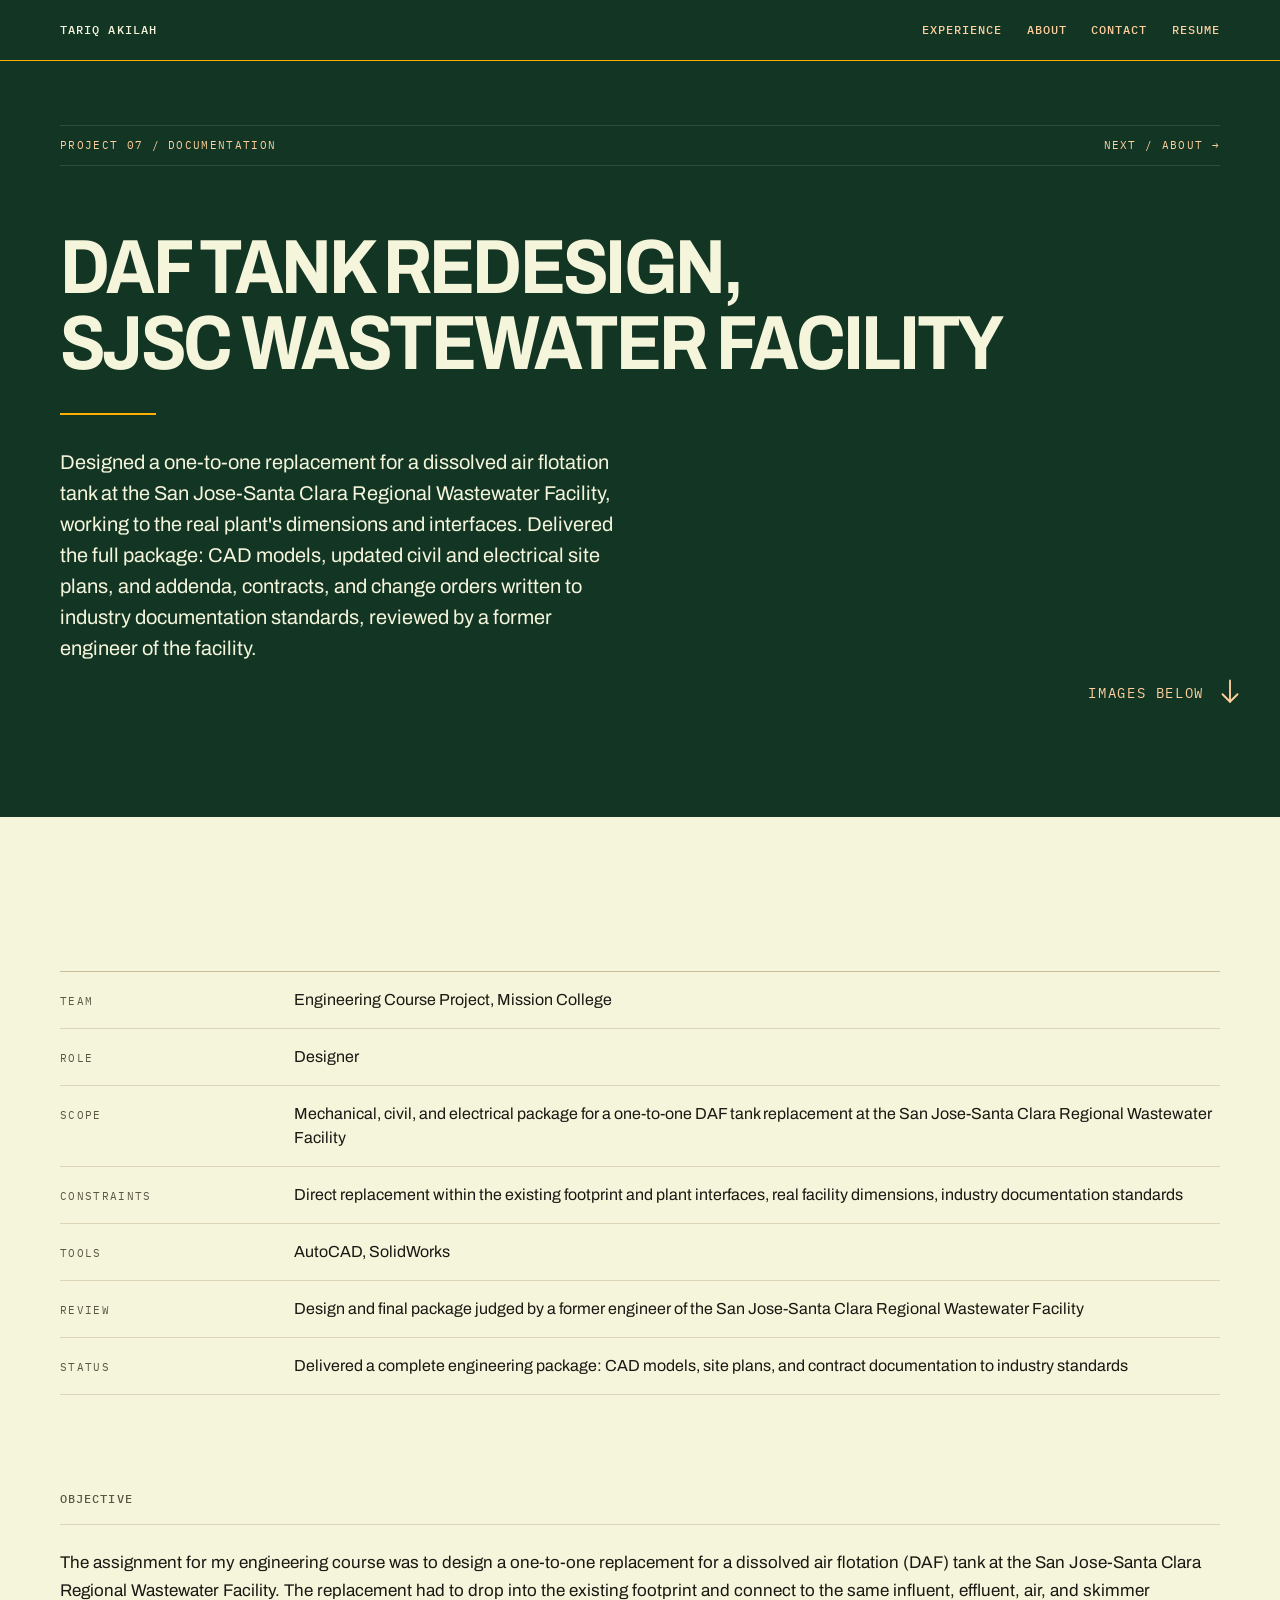
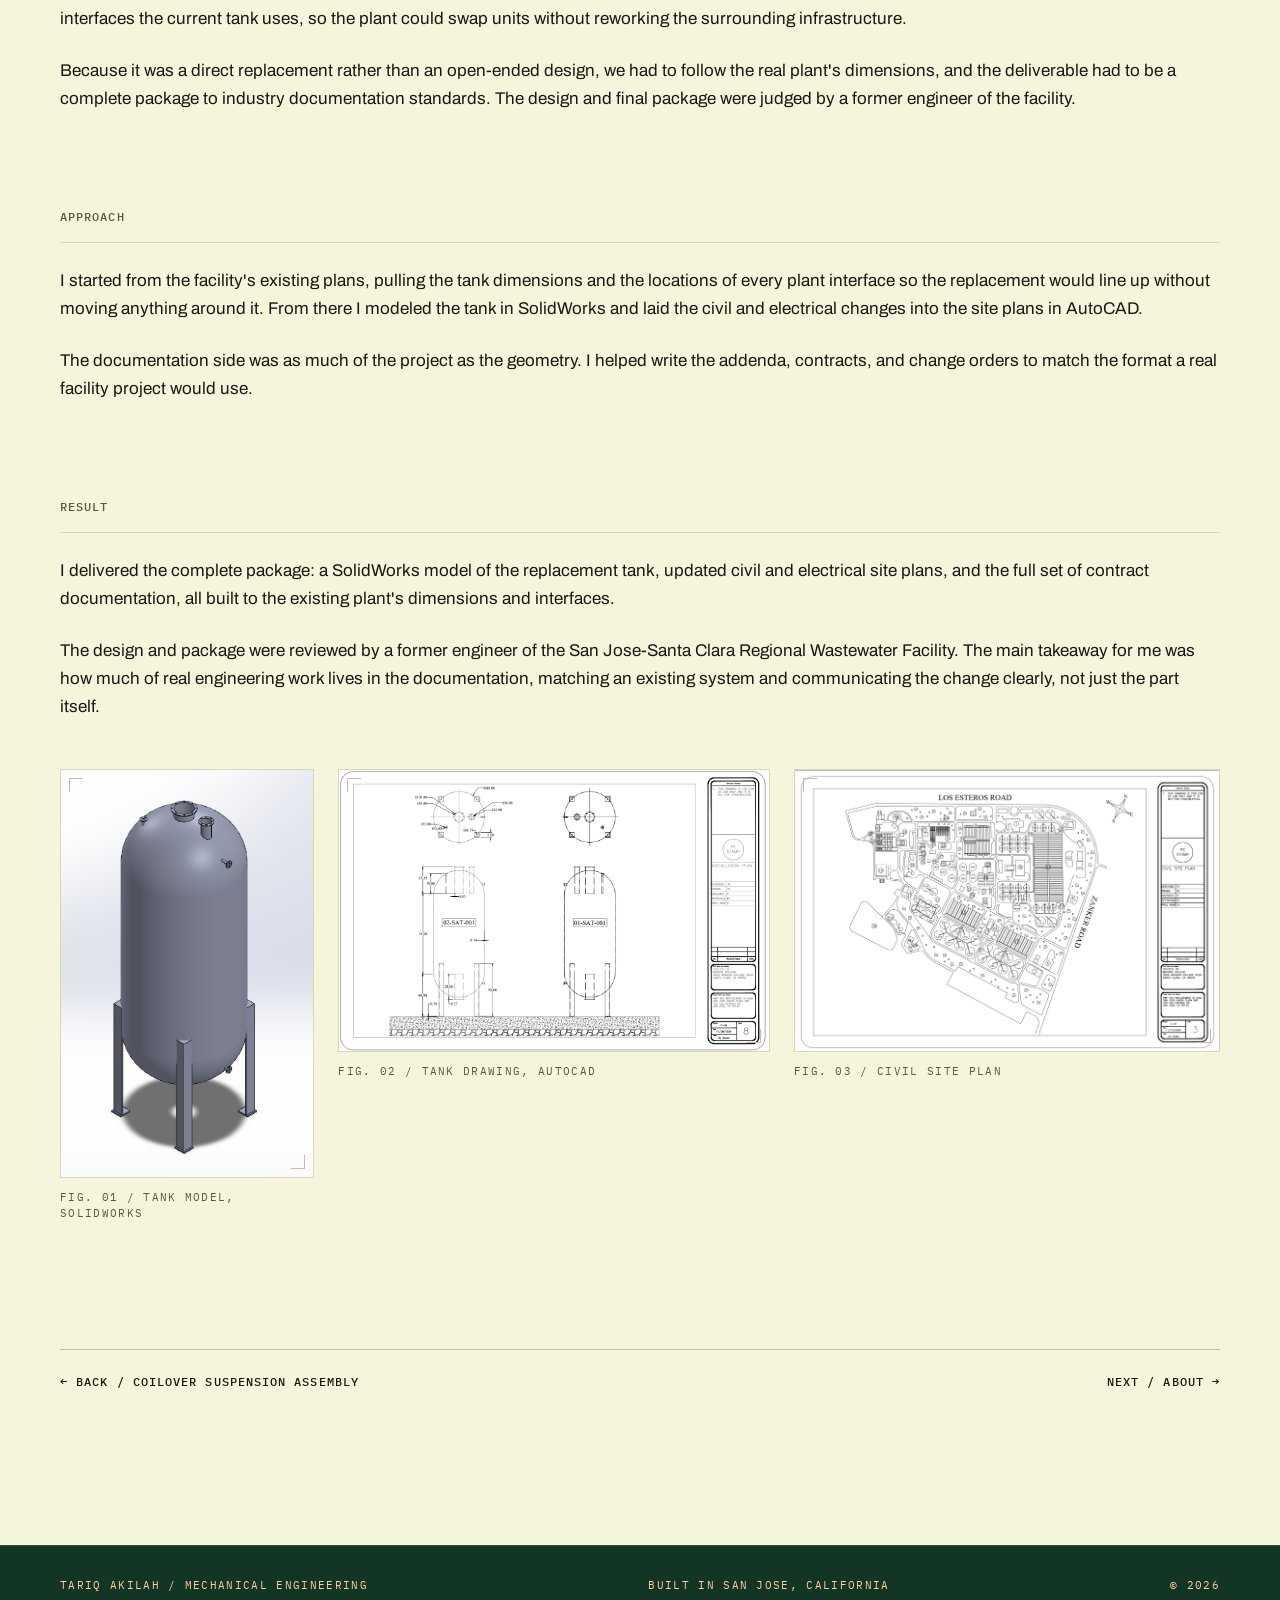
<file: projects/daf-tank-redesign.html>
<!doctype html>
<html lang="en">
<head>
<meta charset="utf-8">
<meta name="viewport" content="width=device-width, initial-scale=1">

<title>DAF Tank Redesign, SJSC Wastewater Facility | Tariq Akilah</title>
<meta name="description" content="Redesigned a dissolved air flotation tank against real plant dimensions, delivering a full CAD and documentation package.">
<meta name="theme-color" content="#123524">

<link rel="icon" href="data:image/svg+xml,<svg xmlns='http://www.w3.org/2000/svg' viewBox='0 0 32 32'><rect width='32' height='32' fill='%23123524'/><rect x='6' y='14' width='20' height='4' fill='%23FFB000'/></svg>">

<link rel="preconnect" href="https://fonts.googleapis.com">
<link rel="preconnect" href="https://fonts.gstatic.com" crossorigin>
<link rel="stylesheet" href="https://fonts.googleapis.com/css2?family=Archivo:wdth,wght@62..125,100..900&family=IBM+Plex+Mono:wght@400;500&display=swap">

<link rel="stylesheet" href="../styles/tokens.css">
<link rel="stylesheet" href="../styles/main.css">
<link rel="stylesheet" href="../styles/print.css">

<script>document.documentElement.className += " js";</script>
</head>

<body>

<a class="skip" href="#body">Skip to content</a>

<header class="header">
  <div class="shell header__inner">
    <a class="header__name" href="../index.html">Tariq&nbsp;Akilah</a>
    <nav class="nav mono" aria-label="Sections">
      <a class="nav__link" href="../index.html#work">Experience</a>
      <a class="nav__link" href="../index.html#about">About</a>
      <a class="nav__link" href="../index.html#contact">Contact</a>
      <a class="nav__link" href="../Tariq%20Akilah%20CV.pdf">Resume</a>
    </nav>
  </div>
</header>

<main>

  <section class="masthead band forest">
    <div class="shell">

      <div class="docline micro">
        <span>Project 07 / Documentation</span>
        <a class="link" href="../index.html#about">Next / About →</a>
      </div>

      <h1 class="title-lg" style="margin-top: var(--s-8)" data-reveal>
        DAF Tank Redesign,<br>SJSC Wastewater Facility
      </h1>

      <hr class="rule-accent" data-reveal style="--i:1; margin-top: var(--s-6)">

      <p class="lead" data-reveal style="--i:2; margin-top: var(--s-6)">
        Designed a one-to-one replacement for a dissolved air flotation
        tank at the San Jose-Santa Clara Regional Wastewater Facility,
        working to the real plant's dimensions and interfaces. Delivered
        the full package: CAD models, updated civil and electrical site
        plans, and addenda, contracts, and change orders written to
        industry documentation standards, reviewed by a former engineer of
        the facility.
      </p>

    </div>

    <a class="scroll-cue" href="#gallery">
      <span class="micro">Images below</span>
      <svg class="scroll-cue__arrow" viewBox="0 0 16 24" fill="none" stroke="currentColor" stroke-width="1.5" stroke-linecap="round" stroke-linejoin="round">
        <line x1="8" y1="2" x2="8" y2="19"/>
        <polyline points="2,13 8,19 14,13"/>
      </svg>
    </a>
  </section>

  <article class="section shell" id="body">

    <dl class="spec" data-reveal>
      <div class="spec__row">
        <dt>Team</dt>
        <dd>Engineering Course Project, Mission College</dd>
      </div>
      <div class="spec__row">
        <dt>Role</dt>
        <dd>Designer</dd>
      </div>
      <div class="spec__row">
        <dt>Scope</dt>
        <dd>Mechanical, civil, and electrical package for a one-to-one DAF tank replacement at the San Jose-Santa Clara Regional Wastewater Facility</dd>
      </div>
      <div class="spec__row">
        <dt>Constraints</dt>
        <dd>Direct replacement within the existing footprint and plant interfaces, real facility dimensions, industry documentation standards</dd>
      </div>
      <div class="spec__row">
        <dt>Tools</dt>
        <dd>AutoCAD, SolidWorks</dd>
      </div>
      <div class="spec__row">
        <dt>Review</dt>
        <dd>Design and final package judged by a former engineer of the San Jose-Santa Clara Regional Wastewater Facility</dd>
      </div>
      <div class="spec__row">
        <dt>Status</dt>
        <dd>Delivered a complete engineering package: CAD models, site plans, and contract documentation to industry standards</dd>
      </div>
    </dl>

    <!-- >>> OBJECTIVE -------------------------------------- -->
    <section class="block" data-reveal>
      <header class="block__head">
        <p class="mono">Objective</p>
      </header>
      <div class="prose" style="max-width: none">
        <p>
          The assignment for my engineering course was to design a
          one-to-one replacement for a dissolved air flotation (DAF) tank
          at the San Jose-Santa Clara Regional Wastewater Facility. The
          replacement had to drop into the existing footprint and connect
          to the same influent, effluent, air, and skimmer interfaces the
          current tank uses, so the plant could swap units without
          reworking the surrounding infrastructure.
        </p>
        <p>
          Because it was a direct replacement rather than an open-ended
          design, we had to follow the real plant's dimensions, and the
          deliverable had to be a complete package to industry
          documentation standards. The design and final package were judged by a
          former engineer of the facility.
        </p>
      </div>
    </section>

    <!-- >>> APPROACH --------------------------------------- -->
    <section class="block" data-reveal id="approach">
      <header class="block__head">
        <p class="mono">Approach</p>
      </header>
      <div class="prose" style="max-width: none">
        <p>
          I started from the facility's existing plans, pulling the tank
          dimensions and the locations of every plant interface so the
          replacement would line up without moving anything around it. From
          there I modeled the tank in SolidWorks and laid the civil and
          electrical changes into the site plans in AutoCAD.
        </p>
        <p>
          The documentation side was as much of the project as the
          geometry. I helped write the addenda, contracts, and change orders to
          match the format a real facility project would use.
        </p>
      </div>

    </section>

    <!-- >>> RESULT ----------------------------------------- -->
    <section class="block" data-reveal>
      <header class="block__head">
        <p class="mono">Result</p>
      </header>
      <div class="prose" style="max-width: none">
        <p>
          I delivered the complete package: a SolidWorks model of the
          replacement tank, updated civil and electrical site plans, and
          the full set of contract documentation, all built to the existing
          plant's dimensions and interfaces.
        </p>
        <p>
          The design and package were reviewed by a former engineer of the
          San Jose-Santa Clara Regional Wastewater Facility. The main
          takeaway for me was how much of real engineering work lives in
          the documentation, matching an existing system and communicating
          the change clearly, not just the part itself.
        </p>
      </div>

      <div id="gallery" style="margin-top: var(--s-7); max-width: 1350px; scroll-margin-top: var(--s-8)">
        <div style="display: flex; gap: var(--s-5); align-items: flex-start; flex-wrap: wrap">
          <figure class="figure" style="flex: 0.90 1 200px; min-width: 0">
            <div class="figure__box" style="aspect-ratio: 673 / 1083">
              <img src="../images/DAF%20Tank%20SW.png" alt="Replacement DAF tank modeled in SolidWorks">
            </div>
            <figcaption class="micro">Fig. 01 / Tank model, SolidWorks</figcaption>
          </figure>
          <figure class="figure" style="flex: 7.15 1 0; min-width: 0">
            <div class="figure__box" style="aspect-ratio: 1272 / 835">
              <img src="../images/DAF%20tank%20autocad.png" alt="DAF tank drawing in AutoCAD">
            </div>
            <figcaption class="micro">Fig. 02 / Tank drawing, AutoCAD</figcaption>
          </figure>
          <figure class="figure" style="flex: 7.06 1 0; min-width: 0">
            <div class="figure__box" style="aspect-ratio: 1756 / 1167">
              <img src="../images/CS%20Map.png" alt="Updated civil site plan for the facility">
            </div>
            <figcaption class="micro">Fig. 03 / Civil site plan</figcaption>
          </figure>
        </div>
      </div>
    </section>

    <nav class="pager mono" style="margin-top: var(--s-10)" aria-label="Project navigation">
      <a class="link" href="coilover-assembly.html">← Back / Coilover Suspension Assembly</a>
      <a class="link" href="../index.html#about">Next / About →</a>
    </nav>

  </article>
</main>

<footer class="footer band forest">
  <div class="shell footer__inner micro">
    <span>Tariq Akilah / Mechanical Engineering</span>
    <span>Built in San Jose, California</span>
    <span>&copy; <span data-year>2026</span></span>
  </div>
</footer>

<script src="../js/main.js" defer></script>
</body>
</html>
</file>
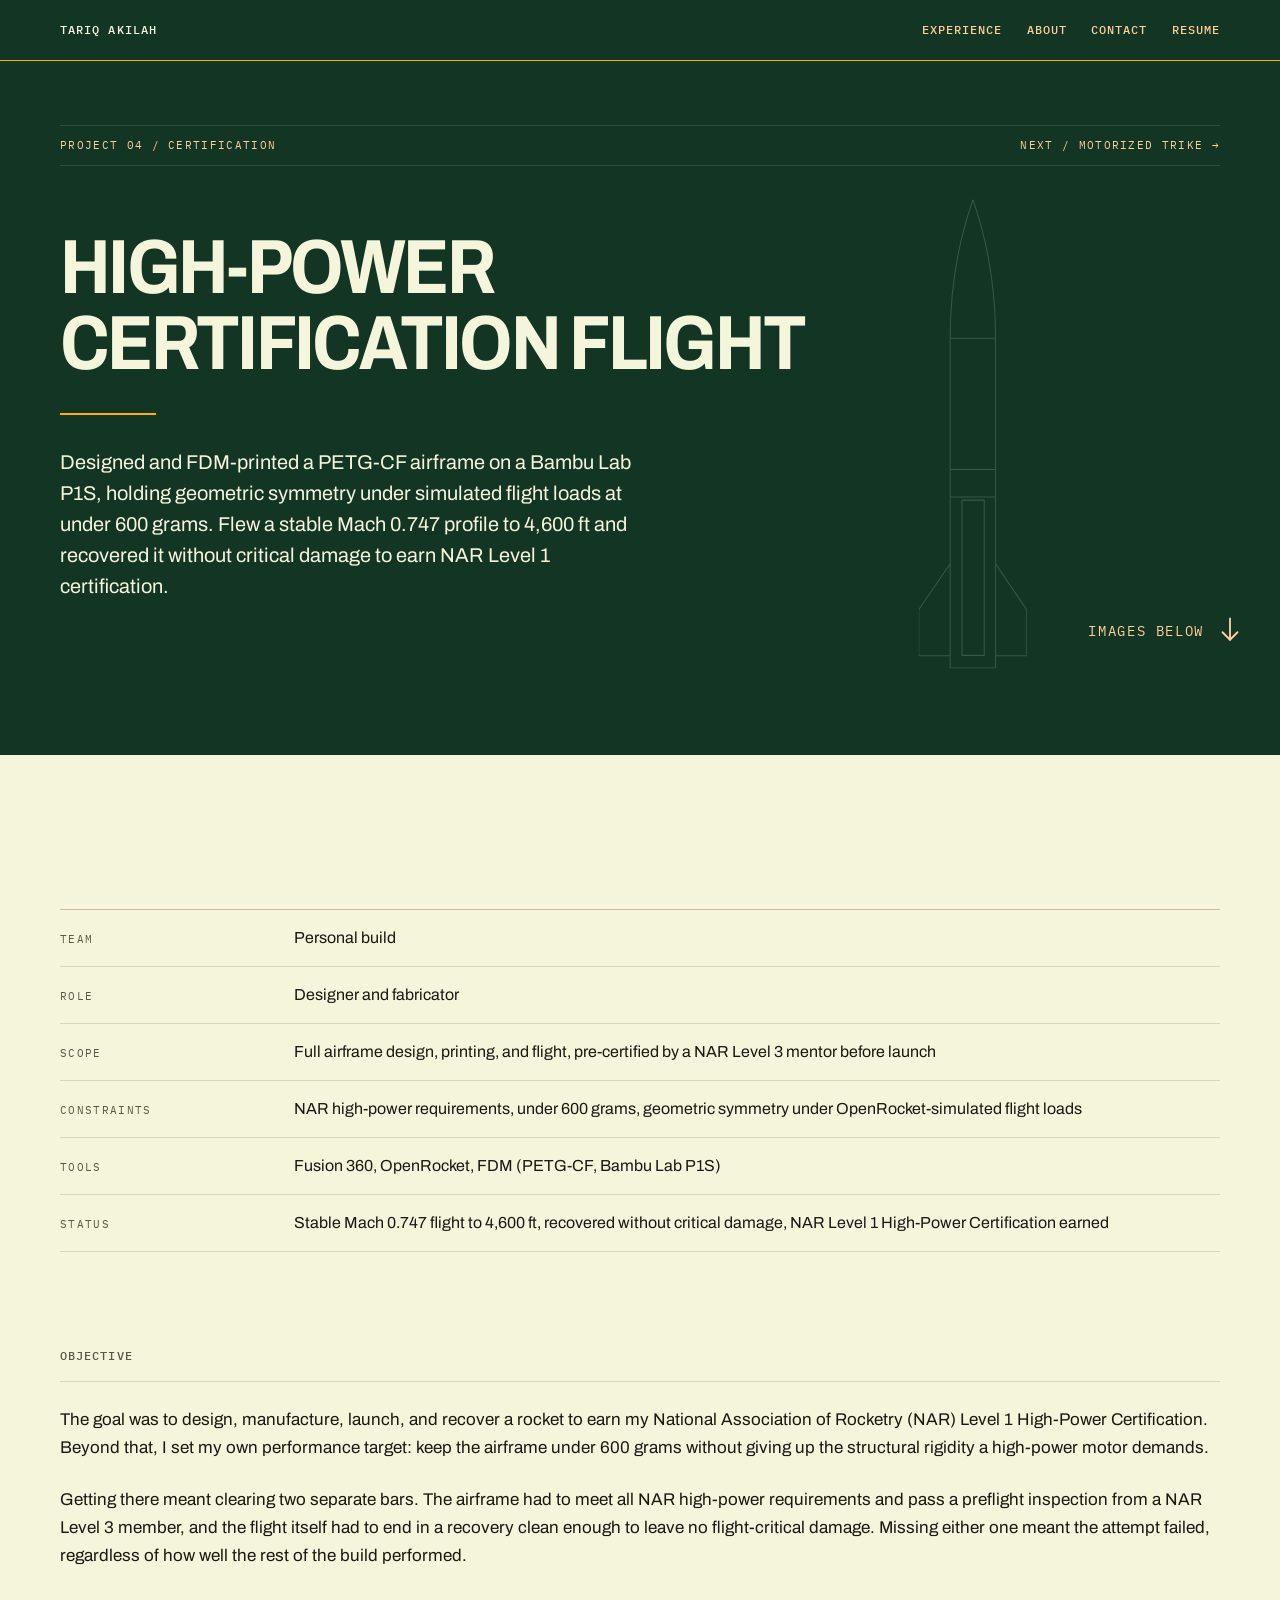
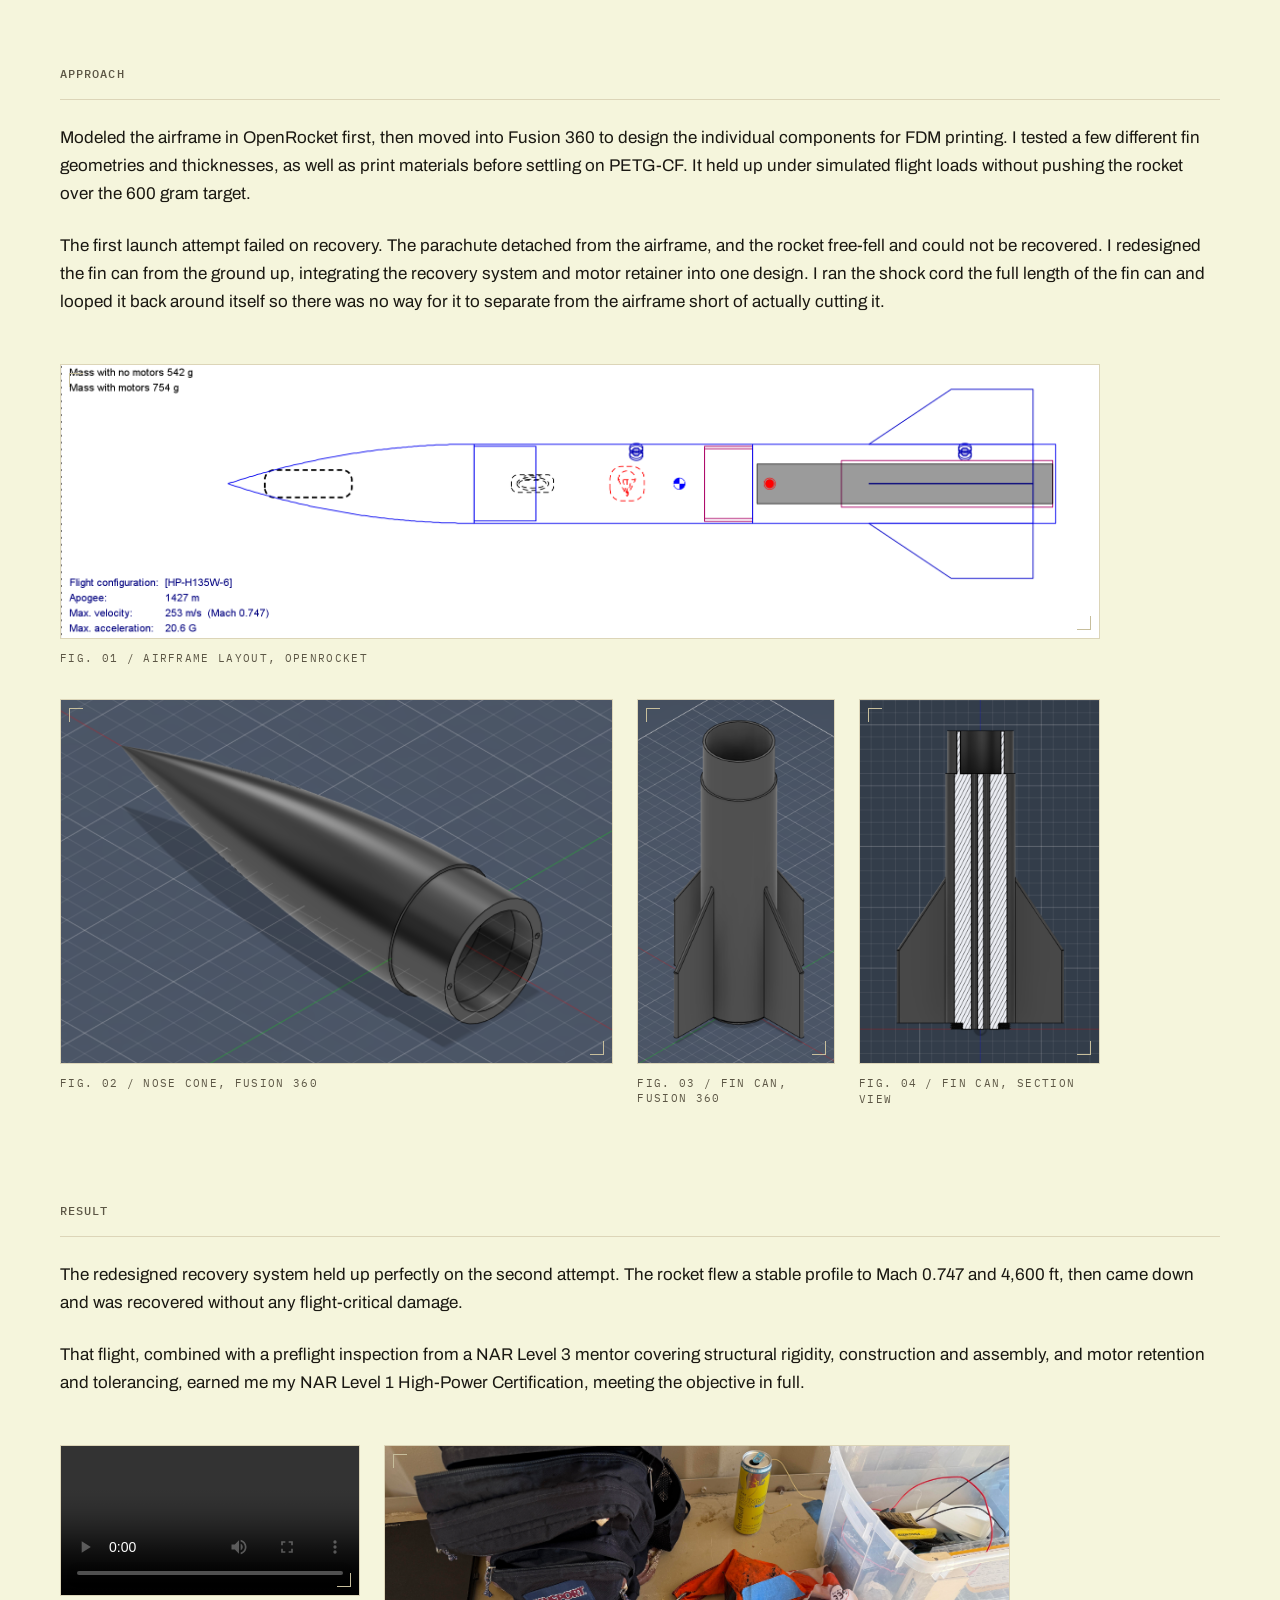
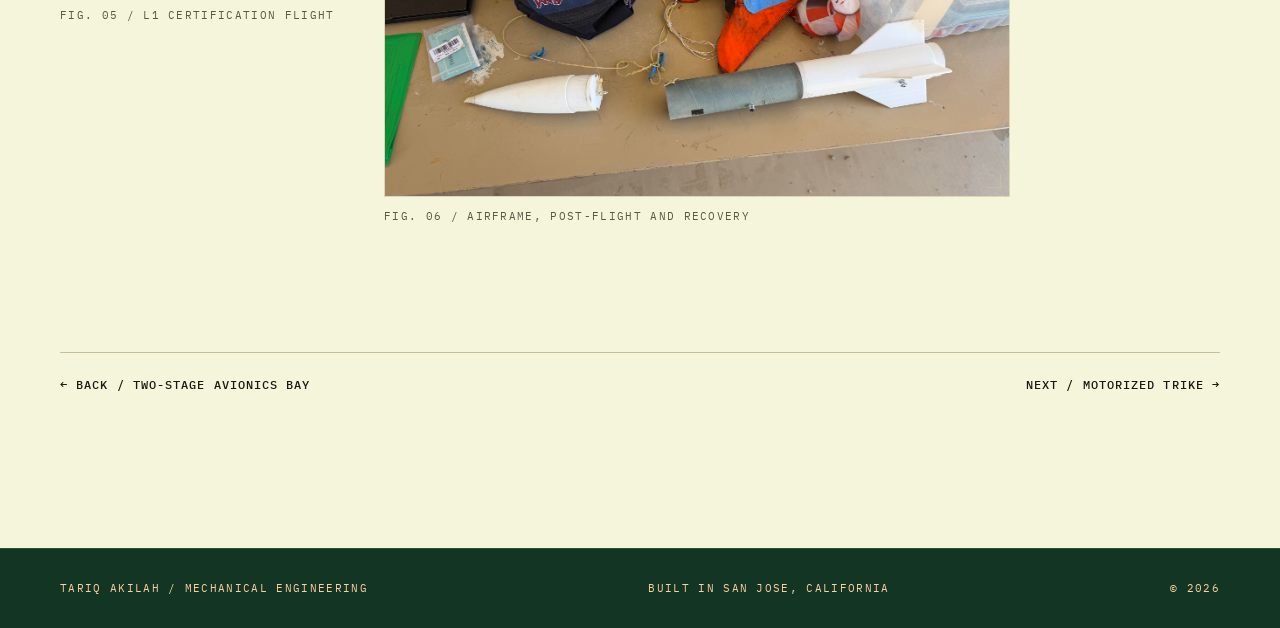
<file: projects/l1-certification.html>
<!doctype html>
<html lang="en">
<head>
<meta charset="utf-8">
<meta name="viewport" content="width=device-width, initial-scale=1">

<title>High-Power Certification Flight | Tariq Akilah</title>
<meta name="description" content="Designed, printed, and flew a PETG-CF rocket airframe to earn NAR Level 1 High-Power Certification.">
<meta name="theme-color" content="#123524">

<link rel="icon" href="data:image/svg+xml,<svg xmlns='http://www.w3.org/2000/svg' viewBox='0 0 32 32'><rect width='32' height='32' fill='%23123524'/><rect x='6' y='14' width='20' height='4' fill='%23FFB000'/></svg>">

<link rel="preconnect" href="https://fonts.googleapis.com">
<link rel="preconnect" href="https://fonts.gstatic.com" crossorigin>
<link rel="stylesheet" href="https://fonts.googleapis.com/css2?family=Archivo:wdth,wght@62..125,100..900&family=IBM+Plex+Mono:wght@400;500&display=swap">

<link rel="stylesheet" href="../styles/tokens.css">
<link rel="stylesheet" href="../styles/main.css">
<link rel="stylesheet" href="../styles/print.css">

<script>document.documentElement.className += " js";</script>
</head>

<body>

<a class="skip" href="#body">Skip to content</a>

<header class="header">
  <div class="shell header__inner">
    <a class="header__name" href="../index.html">Tariq&nbsp;Akilah</a>
    <nav class="nav mono" aria-label="Sections">
      <a class="nav__link" href="../index.html#work">Experience</a>
      <a class="nav__link" href="../index.html#about">About</a>
      <a class="nav__link" href="../index.html#contact">Contact</a>
      <a class="nav__link" href="../Tariq%20Akilah%20CV.pdf">Resume</a>
    </nav>
  </div>
</header>

<main>

  <section class="masthead band forest">

    <!-- Decorative only: vector rebuild of the L1 airframe from its
         OpenRocket side view (ogive nose fitted to the traced profile,
         straight fin edges), oriented nose-up. Stroke only.
         aria-hidden since it carries no content. -->
    <div class="masthead__l1" aria-hidden="true">
      <svg viewBox="0 0 104 452" fill="none" stroke="var(--ink-faint)" stroke-width="1" stroke-linecap="round" stroke-linejoin="round">
        <path d="M52.1,0.0C67.4,44.1 73.9,88.2 73.9,132.3L73.9,451.1L30.2,451.1L30.2,132.3C30.3,88.2 36.8,44.1 52.1,0.0ZM73.9,133.6L30.2,133.6M73.9,260.0L30.2,260.0M73.9,286.4L30.2,286.4M63.0,289.4L63.0,438.9L41.6,438.9L41.6,289.4ZM73.9,350.7L103.7,394.8L103.7,439.3L73.9,439.3ZM30.2,350.7L0.0,394.8L0.0,439.3L30.2,439.3Z"/>
      </svg>
    </div>

    <div class="shell">

      <div class="docline micro">
        <span>Project 04 / Certification</span>
        <a class="link" href="motorized-trike.html">Next / Motorized Trike →</a>
      </div>

      <h1 class="title-lg" style="margin-top: var(--s-8)" data-reveal>
        High-Power<br>Certification Flight
      </h1>

      <hr class="rule-accent" data-reveal style="--i:1; margin-top: var(--s-6)">

      <p class="lead" data-reveal style="--i:2; margin-top: var(--s-6)">
        Designed and FDM-printed a PETG-CF airframe on a Bambu Lab P1S,
        holding geometric symmetry under simulated flight loads at under
        600 grams. Flew a stable Mach 0.747 profile to 4,600 ft and
        recovered it without critical damage to earn NAR Level 1
        certification.
      </p>

    </div>

    <a class="scroll-cue" href="#approach">
      <span class="micro">Images below</span>
      <svg class="scroll-cue__arrow" viewBox="0 0 16 24" fill="none" stroke="currentColor" stroke-width="1.5" stroke-linecap="round" stroke-linejoin="round">
        <line x1="8" y1="2" x2="8" y2="19"/>
        <polyline points="2,13 8,19 14,13"/>
      </svg>
    </a>
  </section>

  <article class="section shell" id="body">

    <dl class="spec" data-reveal>
      <div class="spec__row">
        <dt>Team</dt>
        <dd>Personal build</dd>
      </div>
      <div class="spec__row">
        <dt>Role</dt>
        <dd>Designer and fabricator</dd>
      </div>
      <div class="spec__row">
        <dt>Scope</dt>
        <dd>Full airframe design, printing, and flight, pre-certified by a NAR Level 3 mentor before launch</dd>
      </div>
      <div class="spec__row">
        <dt>Constraints</dt>
        <dd>NAR high-power requirements, under 600 grams, geometric symmetry under OpenRocket-simulated flight loads</dd>
      </div>
      <div class="spec__row">
        <dt>Tools</dt>
        <dd>Fusion 360, OpenRocket, FDM (PETG-CF, Bambu Lab P1S)</dd>
      </div>
      <div class="spec__row">
        <dt>Status</dt>
        <dd>Stable Mach 0.747 flight to 4,600 ft, recovered without critical damage, NAR Level 1 High-Power Certification earned</dd>
      </div>
    </dl>

    <!-- >>> OBJECTIVE -------------------------------------- -->
    <section class="block" data-reveal>
      <header class="block__head">
        <p class="mono">Objective</p>
      </header>
      <div class="prose" style="max-width: none">
        <p>
         The goal was to design, manufacture, launch, and
          recover a rocket to earn my National Association of Rocketry
          (NAR) Level 1 High-Power Certification. Beyond that, I set my own performance target: keep the airframe under 600 grams without
          giving up the structural rigidity a high-power motor demands.
         
        </p>
        <p>
          Getting there meant clearing two separate bars. The airframe
          had to meet all NAR high-power requirements and pass a
          preflight inspection from a NAR Level 3 member, and the flight
          itself had to end in a recovery clean enough to leave no
          flight-critical damage. Missing either one meant the attempt
          failed, regardless of how well the rest of the build performed.
        </p>
      </div>
    </section>

    <!-- >>> APPROACH --------------------------------------- -->
    <section class="block" data-reveal id="approach">
      <header class="block__head">
        <p class="mono">Approach</p>
      </header>
      <div class="prose" style="max-width: none">
        <p>
          Modeled the airframe in OpenRocket first, then moved into
          Fusion 360 to design the individual components for FDM
          printing. I tested a few different fin geometries and thicknesses, as well as print
          materials before settling on PETG-CF. It held up under
          simulated flight loads without pushing the rocket over the
          600 gram target.
        </p>
        <p>
          The first launch attempt failed on recovery. The parachute
          detached from the airframe, and the rocket free-fell and could not be recovered. I redesigned the fin can from the ground up, integrating the recovery system and motor retainer into one design.
          I ran the shock cord the full length of
          the fin can and looped it back around itself so there was no
          way for it to separate from the airframe short of actually
          cutting it.
        </p>
      </div>

      <div style="margin-top: var(--s-7); max-width: 1040px">
        <figure class="figure">
          <div class="figure__box" style="aspect-ratio: 2117 / 560">
            <img src="../images/L1%20OpenRocket.png" alt="OpenRocket single-stage layout diagram with mass, apogee, and velocity readouts">
          </div>
          <figcaption class="micro">Fig. 01 / Airframe layout, OpenRocket</figcaption>
        </figure>

        <div style="display: flex; gap: var(--s-5); align-items: flex-start; margin-top: var(--s-6)">
          <figure class="figure" style="flex: 2.8 1 0; min-width: 0">
            <div class="figure__box" style="aspect-ratio: 1127 / 745">
              <img src="../images/L1%20Nose%20Fusion%20360.png" alt="Nose cone CAD model in Fusion 360">
            </div>
            <figcaption class="micro">Fig. 02 / Nose cone, Fusion 360</figcaption>
          </figure>
          <figure class="figure" style="flex: 1 1 0; min-width: 0">
            <div class="figure__box" style="aspect-ratio: 514 / 950">
              <img src="../images/L1%20Fusion360.png" alt="Fin can CAD model in Fusion 360">
            </div>
            <figcaption class="micro">Fig. 03 / Fin can, Fusion 360</figcaption>
          </figure>
          <figure class="figure" style="flex: 1.22 1 0; min-width: 0">
            <div class="figure__box" style="aspect-ratio: 616 / 934">
              <img src="../images/L1%20Section%20View.png" alt="Fin can section view in Fusion 360, showing wall thickness and motor mount tube">
            </div>
            <figcaption class="micro">Fig. 04 / Fin can, section view</figcaption>
          </figure>
        </div>
      </div>
    </section>

    <!-- >>> RESULT ----------------------------------------- -->
    <section class="block" data-reveal>
      <header class="block__head">
        <p class="mono">Result</p>
      </header>
      <div class="prose" style="max-width: none">
        <p>
          The redesigned recovery system held up perfectly on the second attempt. The
          rocket flew a stable profile to Mach 0.747 and 4,600 ft, then
          came down and was recovered without any flight-critical damage.
        </p>
        <p>
          That flight, combined with a preflight inspection from a NAR
          Level 3 mentor covering structural rigidity, construction and
          assembly, and motor retention and tolerancing, earned me my NAR
          Level 1 High-Power Certification, meeting the objective in
          full.
        </p>
      </div>

      <div style="margin-top: var(--s-7); max-width: 950px">
        <div style="display: flex; gap: var(--s-5); align-items: flex-start">
          <figure class="figure" style="flex: 0 0 300px">
            <div class="figure__box" style="aspect-ratio: auto">
              <video src="../images/L1%20Flight.mp4" controls playsinline style="width: 100%; height: auto; display: block; background: #000"></video>
            </div>
            <figcaption class="micro">Fig. 05 / L1 certification flight</figcaption>
          </figure>
          <figure class="figure" style="flex: 1 1 0; min-width: 0">
            <div class="figure__box" style="aspect-ratio: 5712 / 3213">
              <img src="../images/L1%20cert%20rocekt.jpg" alt="Airframe and recovery gear after flight and recovery">
            </div>
            <figcaption class="micro">Fig. 06 / Airframe, post-flight and recovery</figcaption>
          </figure>
        </div>
      </div>
    </section>

    <nav class="pager mono" style="margin-top: var(--s-10)" aria-label="Project navigation">
      <a class="link" href="avionics-bay.html">← Back / Two-Stage Avionics Bay</a>
      <a class="link" href="motorized-trike.html">Next / Motorized Trike →</a>
    </nav>

  </article>
</main>

<footer class="footer band forest">
  <div class="shell footer__inner micro">
    <span>Tariq Akilah / Mechanical Engineering</span>
    <span>Built in San Jose, California</span>
    <span>&copy; <span data-year>2026</span></span>
  </div>
</footer>

<script src="../js/main.js" defer></script>
</body>
</html>
</file>
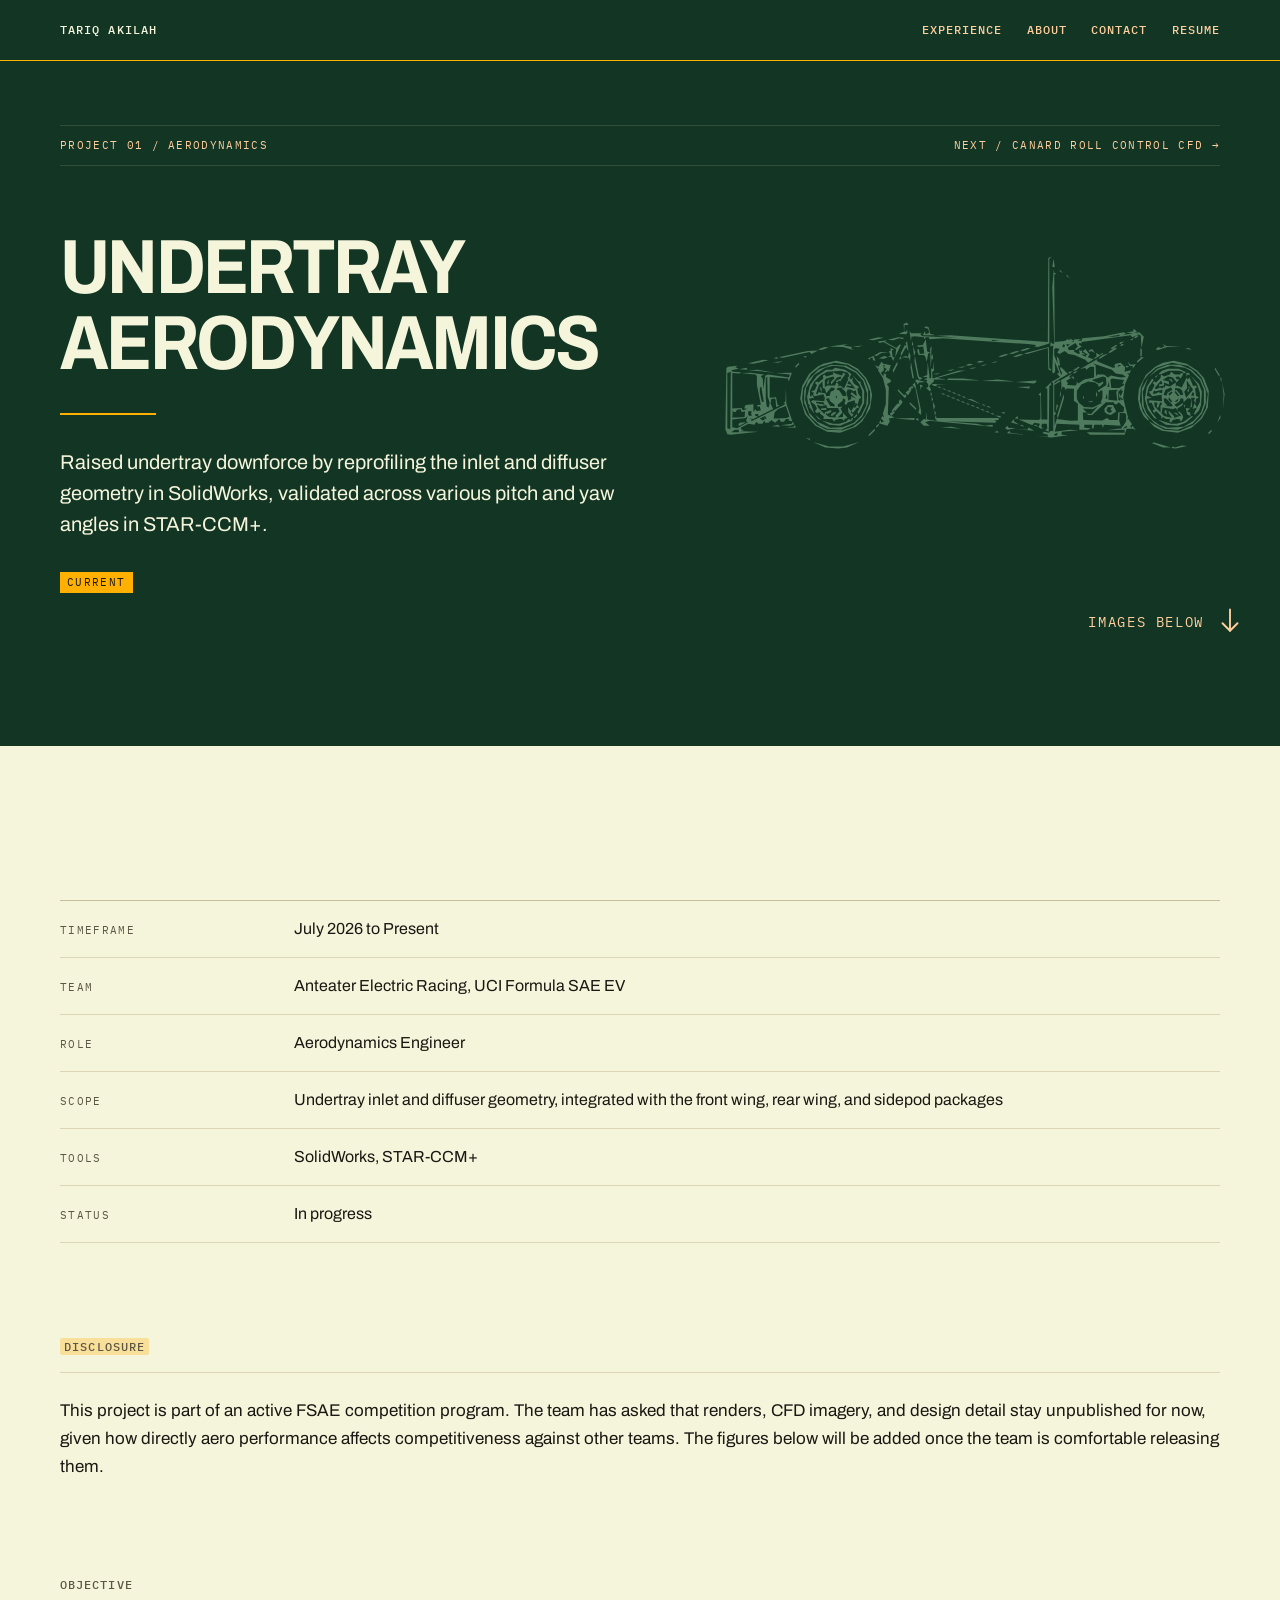
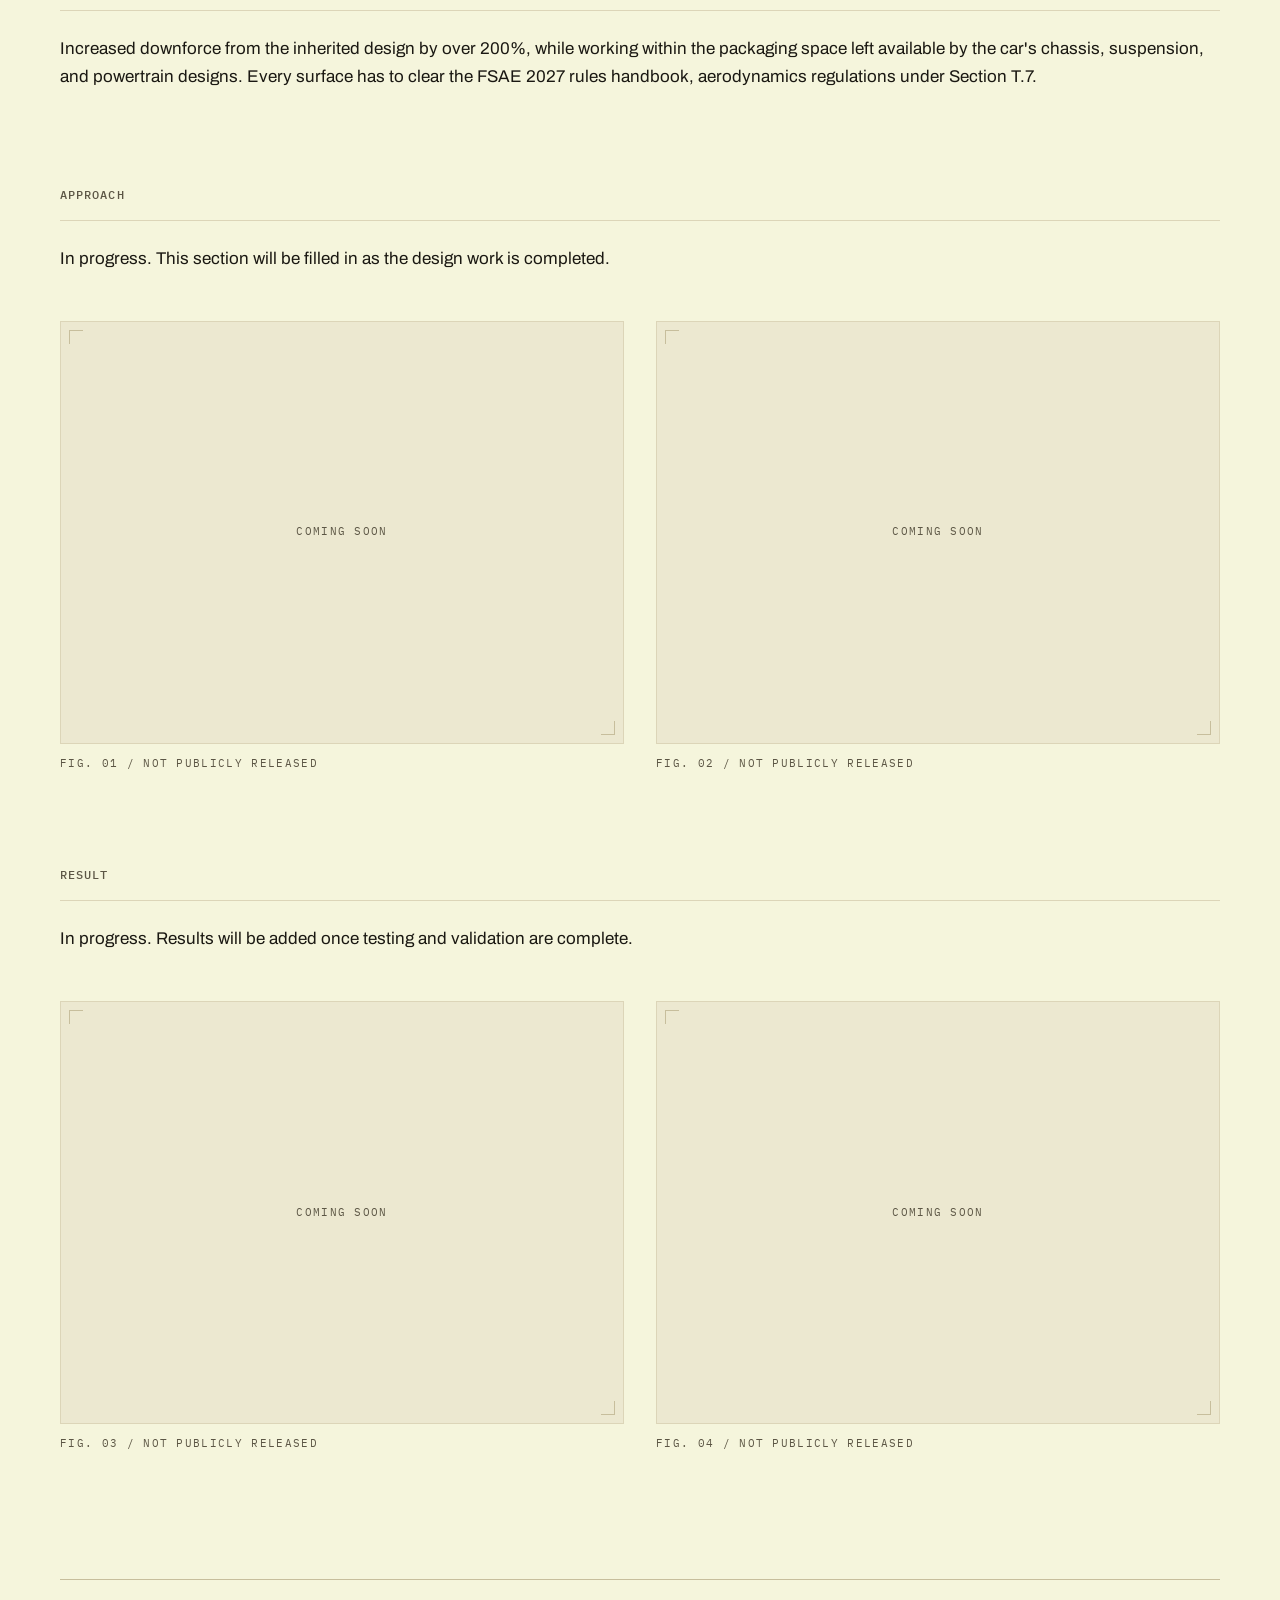
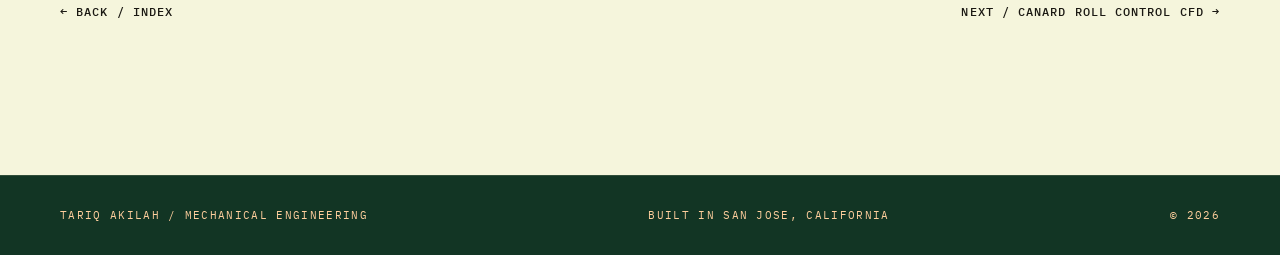
<file: projects/undertray-aerodynamics.html>
<!doctype html>
<html lang="en">
<head>
<meta charset="utf-8">
<meta name="viewport" content="width=device-width, initial-scale=1">

<title>Undertray Aerodynamics | Tariq Akilah</title>
<meta name="description" content="SolidWorks modeling and STAR-CCM+ CFD on the undertray of UCI's Formula SAE EV car.">
<meta name="theme-color" content="#123524">

<link rel="icon" href="data:image/svg+xml,<svg xmlns='http://www.w3.org/2000/svg' viewBox='0 0 32 32'><rect width='32' height='32' fill='%23123524'/><rect x='6' y='14' width='20' height='4' fill='%23FFB000'/></svg>">

<link rel="preconnect" href="https://fonts.googleapis.com">
<link rel="preconnect" href="https://fonts.gstatic.com" crossorigin>
<link rel="stylesheet" href="https://fonts.googleapis.com/css2?family=Archivo:wdth,wght@62..125,100..900&family=IBM+Plex+Mono:wght@400;500&display=swap">

<link rel="stylesheet" href="../styles/tokens.css">
<link rel="stylesheet" href="../styles/main.css">
<link rel="stylesheet" href="../styles/print.css">

<script>document.documentElement.className += " js";</script>
</head>

<body>

<a class="skip" href="#body">Skip to content</a>

<header class="header">
  <div class="shell header__inner">
    <a class="header__name" href="../index.html">Tariq&nbsp;Akilah</a>
    <nav class="nav mono" aria-label="Sections">
      <a class="nav__link" href="../index.html#work">Experience</a>
      <a class="nav__link" href="../index.html#about">About</a>
      <a class="nav__link" href="../index.html#contact">Contact</a>
      <a class="nav__link" href="../Tariq%20Akilah%20CV.pdf">Resume</a>
    </nav>
  </div>
</header>

<main>

  <section class="masthead band forest">

    <!-- Decorative only: traced from the FSAE chassis drawing you
         sent, filled with evenodd so it reproduces the source line
         art. aria-hidden since it carries no content. -->
    <div class="masthead__chassis" aria-hidden="true">
      <svg viewBox="0 0 520 208" fill="var(--ink-faint)" fill-rule="evenodd">
        <path d="M 326.0,95.5 L 322.5,95.0 L 324.0,93.5 L 316.0,92.5 L 229.0,86.5 L 216.0,87.5 L 215.0,85.5 L 212.0,85.5 L 211.0,87.5 L 210.0,85.5 L 201.0,84.5 L 197.5,85.0 L 197.0,89.5 L 195.5,79.0 L 197.0,81.5 L 208.0,81.5 L 206.5,83.0 L 209.0,84.5 L 244.5,86.0 L 222.5,84.0 L 237.0,83.5 L 336.0,90.5 L 336.5,5.0 L 340.0,3.5 L 337.5,6.0 L 337.5,92.0 L 326.0,95.5 Z M 343.0,14.5 L 340.5,14.0 L 342.0,5.5 L 343.0,14.5 Z M 340.0,187.5 L 324.5,186.0 L 336.0,186.5 L 336.0,184.5 L 330.5,183.0 L 332.0,181.5 L 337.0,182.5 L 339.0,180.5 L 341.5,181.0 L 341.5,132.0 L 339.5,131.0 L 348.5,126.0 L 345.5,123.0 L 347.5,121.0 L 343.0,110.5 L 343.5,120.0 L 342.0,122.5 L 340.5,121.0 L 341.5,94.0 L 338.5,95.0 L 339.0,90.5 L 341.0,92.5 L 342.5,92.0 L 340.5,35.0 L 342.0,16.5 L 342.5,20.0 L 344.5,21.0 L 342.5,22.0 L 343.0,90.5 L 353.0,89.5 L 356.0,87.5 L 359.0,88.5 L 358.0,86.5 L 362.5,89.0 L 360.0,90.5 L 362.0,90.5 L 363.0,87.5 L 370.0,87.5 L 366.5,89.0 L 370.0,89.5 L 371.0,86.5 L 393.0,84.5 L 413.0,80.5 L 415.5,82.0 L 411.0,83.5 L 429.0,80.5 L 433.5,85.0 L 431.0,96.5 L 430.5,84.0 L 428.0,82.5 L 422.0,85.5 L 420.0,83.5 L 370.0,90.5 L 370.5,92.0 L 368.0,91.5 L 367.5,93.0 L 370.5,95.0 L 365.0,98.5 L 363.5,98.0 L 366.5,95.0 L 364.0,91.5 L 356.5,96.0 L 357.0,98.5 L 363.0,98.5 L 362.5,100.0 L 367.0,102.5 L 368.5,102.0 L 367.5,98.0 L 369.0,99.5 L 371.0,98.5 L 370.5,101.0 L 374.5,103.0 L 369.5,103.0 L 375.0,105.5 L 374.5,104.0 L 376.5,103.0 L 371.5,100.0 L 374.0,97.5 L 378.5,103.0 L 376.5,106.0 L 382.5,108.0 L 377.0,111.5 L 374.0,108.5 L 363.0,103.5 L 357.0,102.5 L 353.0,99.5 L 348.0,102.5 L 345.5,101.0 L 348.0,97.5 L 344.0,96.5 L 342.5,98.0 L 342.5,104.0 L 346.0,112.5 L 345.0,104.5 L 347.5,108.0 L 348.5,115.0 L 347.0,113.5 L 346.5,115.0 L 349.5,124.0 L 350.5,122.0 L 348.5,118.0 L 349.0,115.5 L 356.5,123.0 L 342.5,131.0 L 343.0,132.5 L 347.0,129.5 L 349.5,130.0 L 342.5,134.0 L 342.5,161.0 L 344.5,163.0 L 342.5,165.0 L 343.0,175.5 L 345.0,168.5 L 359.0,170.5 L 366.5,170.0 L 366.5,153.0 L 362.5,150.0 L 362.5,138.0 L 355.0,137.5 L 354.0,139.5 L 353.5,137.0 L 351.0,135.5 L 350.0,139.5 L 349.5,129.0 L 361.0,122.5 L 357.5,126.0 L 359.5,127.0 L 354.5,130.0 L 356.5,132.0 L 355.5,134.0 L 364.0,134.5 L 365.5,133.0 L 365.0,130.5 L 367.0,132.5 L 373.0,128.5 L 383.0,126.5 L 383.0,115.5 L 379.0,115.5 L 375.0,118.5 L 374.0,116.5 L 368.5,118.0 L 387.0,107.5 L 385.5,109.0 L 387.0,110.5 L 402.0,116.5 L 404.5,116.0 L 403.5,114.0 L 405.0,112.5 L 410.0,111.5 L 414.5,116.0 L 414.0,120.5 L 420.5,119.0 L 419.0,122.5 L 416.5,122.0 L 418.5,124.0 L 414.5,133.0 L 412.5,147.0 L 417.5,167.0 L 416.5,169.0 L 418.0,168.5 L 421.5,174.0 L 419.5,176.0 L 421.0,177.5 L 422.0,175.5 L 425.5,180.0 L 423.0,178.5 L 416.0,178.5 L 414.0,184.5 L 379.0,184.5 L 375.5,182.0 L 414.0,182.5 L 414.0,179.5 L 395.5,180.0 L 411.5,178.0 L 410.5,176.0 L 412.0,176.5 L 415.5,171.0 L 415.5,164.0 L 414.0,162.5 L 409.0,162.5 L 408.5,170.0 L 410.0,175.5 L 393.0,174.5 L 392.0,177.5 L 391.0,174.5 L 383.0,174.5 L 382.5,178.0 L 381.0,178.5 L 381.0,174.5 L 373.0,174.5 L 373.0,177.5 L 379.5,178.0 L 377.0,179.5 L 368.0,179.5 L 368.0,174.5 L 345.0,173.5 L 343.0,181.5 L 358.0,179.5 L 367.5,180.0 L 350.0,181.5 L 350.0,184.5 L 356.5,185.0 L 340.0,187.5 Z M 351.0,20.5 L 347.5,18.0 L 349.0,17.5 L 351.0,20.5 Z M 358.0,25.5 L 354.5,23.0 L 356.0,22.5 L 358.0,25.5 Z M 190.0,79.5 L 189.5,72.0 L 193.0,70.5 L 194.5,73.0 L 190.5,73.0 L 190.0,79.5 Z M 195.0,78.5 L 195.0,73.5 L 195.0,78.5 Z M 222.0,83.5 L 209.0,83.5 L 211.0,79.5 L 212.0,82.5 L 215.5,81.0 L 214.5,77.0 L 210.5,76.0 L 212.0,74.5 L 215.0,75.5 L 216.5,82.0 L 222.0,83.5 Z M 192.0,82.5 L 184.5,82.0 L 191.0,79.5 L 192.0,80.5 L 193.0,77.5 L 193.5,81.0 L 192.0,82.5 Z M 423.0,81.5 L 415.5,81.0 L 423.0,79.5 L 422.5,78.0 L 424.0,77.5 L 426.5,80.0 L 423.0,81.5 Z M 184.0,83.5 L 179.5,83.0 L 184.0,83.5 Z M 205.5,83.0 L 201.5,83.0 L 205.5,83.0 Z M 401.5,85.0 L 408.0,84.5 L 409.5,83.0 L 396.5,85.0 L 401.5,85.0 Z M 179.0,84.5 L 174.5,84.0 L 179.0,84.5 Z M 425.0,86.5 L 423.5,86.0 L 426.0,83.5 L 428.5,84.0 L 425.0,86.5 Z M 174.0,85.5 L 169.5,85.0 L 174.0,85.5 Z M 159.0,88.5 L 153.5,88.0 L 164.0,85.5 L 169.5,86.0 L 159.0,88.5 Z M 179.0,88.5 L 173.5,88.0 L 184.0,85.5 L 189.5,86.0 L 189.0,87.5 L 185.0,86.5 L 179.0,88.5 Z M 192.0,89.5 L 192.0,85.5 L 192.0,89.5 Z M 393.5,86.0 L 388.5,86.0 L 393.5,86.0 Z M 259.5,87.0 L 251.5,87.0 L 259.5,87.0 Z M 385.5,87.0 L 381.5,87.0 L 385.5,87.0 Z M 422.0,88.5 L 419.5,88.0 L 423.0,86.5 L 422.0,88.5 Z M 187.0,92.5 L 188.0,87.5 L 187.0,92.5 Z M 213.0,110.5 L 211.5,105.0 L 210.0,103.5 L 205.0,103.5 L 203.5,100.0 L 203.5,98.0 L 205.0,97.5 L 206.0,102.5 L 210.5,102.0 L 209.5,95.0 L 204.0,95.5 L 203.5,94.0 L 209.0,93.5 L 212.0,87.5 L 213.5,100.0 L 216.5,101.0 L 214.5,102.0 L 213.0,110.5 Z M 217.0,94.5 L 217.0,87.5 L 217.0,94.5 Z M 273.5,88.0 L 266.5,88.0 L 273.5,88.0 Z M 287.5,89.0 L 278.5,88.0 L 280.0,89.5 L 287.5,89.0 Z M 377.5,88.0 L 373.5,88.0 L 377.5,88.0 Z M 153.0,89.5 L 148.5,89.0 L 153.0,89.5 Z M 181.0,105.5 L 182.0,97.5 L 169.0,90.5 L 165.0,91.5 L 163.5,90.0 L 173.0,88.5 L 170.5,90.0 L 182.0,96.5 L 186.0,92.5 L 186.5,94.0 L 181.0,105.5 Z M 148.0,90.5 L 143.5,90.0 L 148.0,90.5 Z M 187.0,104.5 L 186.5,102.0 L 190.5,94.0 L 192.5,94.0 L 191.5,92.0 L 193.0,89.5 L 194.5,100.0 L 192.0,95.5 L 187.0,104.5 Z M 198.0,94.5 L 198.0,89.5 L 199.5,93.0 L 198.0,94.5 Z M 301.5,90.0 L 295.5,90.0 L 301.5,90.0 Z M 410.0,92.5 L 408.5,92.0 L 410.0,90.5 L 413.5,90.0 L 410.0,92.5 Z M 143.0,91.5 L 138.5,91.0 L 143.0,91.5 Z M 163.0,91.5 L 158.5,91.0 L 163.0,91.5 Z M 316.5,91.0 L 309.5,91.0 L 316.5,91.0 Z M 138.0,92.5 L 133.5,92.0 L 138.0,92.5 Z M 158.0,92.5 L 153.5,92.0 L 158.0,92.5 Z M 330.5,92.0 L 322.5,92.0 L 330.5,92.0 Z M 139.0,98.5 L 128.0,95.5 L 113.5,95.0 L 133.0,92.5 L 128.5,94.0 L 137.0,95.5 L 136.5,97.0 L 139.0,98.5 Z M 153.0,93.5 L 148.5,93.0 L 153.0,93.5 Z M 352.5,96.0 L 353.5,94.0 L 352.0,92.5 L 350.5,95.0 L 352.5,96.0 Z M 355.5,95.0 L 358.5,93.0 L 355.0,92.5 L 355.5,95.0 Z M 411.0,94.5 L 409.5,94.0 L 411.0,92.5 L 413.5,93.0 L 411.0,94.5 Z M 448.0,98.5 L 445.5,98.0 L 448.0,95.5 L 451.0,96.5 L 454.5,95.0 L 453.0,92.5 L 456.0,94.5 L 471.5,95.0 L 457.0,95.5 L 448.0,98.5 Z M 143.0,95.5 L 137.5,95.0 L 148.5,94.0 L 143.0,95.5 Z M 402.0,97.5 L 399.5,97.0 L 405.0,93.5 L 406.5,94.0 L 402.0,97.5 Z M 200.0,104.5 L 199.0,94.5 L 201.5,101.0 L 200.0,104.5 Z M 217.0,116.5 L 216.5,97.0 L 218.0,94.5 L 217.5,105.0 L 219.0,102.5 L 219.5,109.0 L 218.0,106.5 L 217.0,116.5 Z M 106.0,98.5 L 102.5,98.0 L 109.0,95.5 L 113.5,96.0 L 106.0,98.5 Z M 322.0,96.5 L 318.5,96.0 L 322.0,96.5 Z M 339.0,119.5 L 336.5,118.0 L 336.0,96.5 L 315.0,102.5 L 311.5,102.0 L 337.0,95.5 L 337.5,117.0 L 339.5,118.0 L 339.0,119.5 Z M 475.0,96.5 L 471.5,96.0 L 475.0,96.5 Z M 179.0,109.5 L 177.0,105.5 L 173.5,105.0 L 176.5,104.0 L 174.5,100.0 L 176.5,99.0 L 176.0,96.5 L 179.5,98.0 L 177.5,99.0 L 178.5,106.0 L 180.5,106.0 L 179.0,109.5 Z M 311.0,99.5 L 307.5,99.0 L 315.0,96.5 L 318.5,97.0 L 311.0,99.5 Z M 399.0,101.5 L 397.5,101.0 L 399.0,99.5 L 404.0,96.5 L 406.5,97.0 L 399.0,101.5 Z M 430.0,105.5 L 430.0,96.5 L 431.5,98.0 L 431.5,104.0 L 430.0,105.5 Z M 482.0,98.5 L 475.5,97.0 L 479.0,96.5 L 482.0,98.5 Z M 384.0,101.5 L 380.0,99.5 L 378.0,100.5 L 377.5,99.0 L 381.0,97.5 L 384.0,101.5 Z M 67.0,106.5 L 62.5,106.0 L 92.0,99.5 L 102.5,99.0 L 96.0,102.5 L 94.0,100.5 L 67.0,106.5 Z M 300.0,102.5 L 296.5,102.0 L 304.0,99.5 L 307.5,100.0 L 300.0,102.5 Z M 162.0,104.5 L 159.5,104.0 L 166.0,100.5 L 174.5,101.0 L 167.0,101.5 L 162.0,104.5 Z M 196.0,110.5 L 195.0,106.5 L 187.5,106.0 L 192.0,104.5 L 194.0,105.5 L 195.0,100.5 L 196.5,104.0 L 196.0,110.5 Z M 384.0,107.5 L 382.5,107.0 L 385.5,105.0 L 385.0,101.5 L 389.0,103.5 L 391.0,101.5 L 392.5,102.0 L 384.0,107.5 Z M 389.0,107.5 L 387.5,107.0 L 392.0,103.5 L 397.5,102.0 L 389.0,107.5 Z M 289.0,105.5 L 285.5,105.0 L 293.0,102.5 L 296.5,103.0 L 289.0,105.5 Z M 304.0,105.5 L 300.5,105.0 L 308.0,102.5 L 311.5,103.0 L 304.0,105.5 Z M 90.0,106.5 L 87.5,105.0 L 91.0,104.5 L 90.0,106.5 Z M 161.0,109.5 L 158.5,109.0 L 158.0,106.5 L 156.0,106.5 L 155.0,108.5 L 153.5,107.0 L 159.0,104.5 L 161.0,109.5 Z M 169.0,107.5 L 164.5,107.0 L 170.0,104.5 L 173.5,106.0 L 169.0,107.5 Z M 185.0,108.5 L 186.0,104.5 L 187.5,107.0 L 185.0,108.5 Z M 207.0,128.5 L 205.0,128.5 L 203.5,125.0 L 200.5,110.0 L 201.0,104.5 L 204.5,123.0 L 205.5,126.0 L 208.5,127.0 L 207.0,128.5 Z M 62.0,107.5 L 57.5,107.0 L 61.0,105.5 L 62.0,107.5 Z M 87.0,106.5 L 82.5,106.0 L 87.0,106.5 Z M 300.0,106.5 L 296.5,106.0 L 300.0,106.5 Z M 427.0,111.5 L 426.5,110.0 L 431.0,105.5 L 433.5,106.0 L 427.0,111.5 Z M 82.0,107.5 L 77.5,107.0 L 82.0,107.5 Z M 282.0,107.5 L 278.5,107.0 L 282.0,107.5 Z M 57.0,108.5 L 52.5,108.0 L 57.0,108.5 Z M 77.0,108.5 L 72.5,108.0 L 77.0,108.5 Z M 278.0,108.5 L 274.5,108.0 L 278.0,108.5 Z M 293.0,108.5 L 289.5,108.0 L 293.0,108.5 Z M 37.0,112.5 L 31.5,112.0 L 47.0,108.5 L 52.5,109.0 L 37.0,112.5 Z M 72.0,109.5 L 67.5,109.0 L 72.0,109.5 Z M 289.0,109.5 L 285.5,109.0 L 289.0,109.5 Z M 62.0,111.5 L 56.5,111.0 L 67.5,110.0 L 62.0,111.5 Z M 125.0,182.5 L 112.0,181.5 L 100.0,175.5 L 89.5,164.0 L 84.5,148.0 L 86.5,135.0 L 93.5,123.0 L 102.0,115.5 L 108.0,112.5 L 121.0,109.5 L 134.0,112.5 L 143.0,117.5 L 151.5,127.0 L 155.5,135.0 L 157.5,144.0 L 155.5,158.0 L 147.5,171.0 L 141.0,176.5 L 125.0,182.5 Z M 216.0,140.5 L 212.5,137.0 L 214.5,136.0 L 214.5,133.0 L 212.5,131.0 L 213.5,129.0 L 209.5,128.0 L 213.0,127.5 L 213.5,126.0 L 208.5,126.0 L 213.5,124.0 L 214.0,110.5 L 216.0,127.5 L 217.5,127.0 L 217.5,117.0 L 219.5,118.0 L 220.0,109.5 L 220.5,119.0 L 218.5,121.0 L 219.0,127.5 L 245.0,119.5 L 252.5,119.0 L 223.5,127.0 L 233.0,128.5 L 220.0,128.5 L 220.5,130.0 L 215.5,135.0 L 217.5,139.0 L 216.0,140.5 Z M 267.0,111.5 L 263.5,111.0 L 267.0,109.5 L 271.5,110.0 L 267.0,111.5 Z M 282.0,111.5 L 278.5,111.0 L 285.5,110.0 L 282.0,111.5 Z M 468.0,182.5 L 452.0,180.5 L 444.0,176.5 L 438.5,171.0 L 454.0,179.5 L 470.0,180.5 L 484.0,174.5 L 491.5,167.0 L 496.5,158.0 L 498.5,143.0 L 492.5,127.0 L 487.0,120.5 L 478.0,114.5 L 462.0,111.5 L 446.0,116.5 L 437.5,124.0 L 433.5,129.0 L 430.5,137.0 L 429.5,150.0 L 432.5,161.0 L 438.5,169.0 L 438.0,170.5 L 433.5,166.0 L 429.5,158.0 L 427.5,148.0 L 428.5,138.0 L 435.5,124.0 L 445.0,115.5 L 453.0,111.5 L 464.0,109.5 L 477.0,112.5 L 488.0,119.5 L 494.5,127.0 L 499.5,140.0 L 498.5,157.0 L 492.5,168.0 L 482.0,177.5 L 468.0,182.5 Z M 173.0,175.5 L 164.5,173.0 L 166.0,169.5 L 167.0,172.5 L 169.5,171.0 L 166.5,168.0 L 168.0,165.5 L 169.5,167.0 L 168.5,163.0 L 171.5,153.0 L 171.5,139.0 L 168.5,127.0 L 163.5,119.0 L 164.5,117.0 L 163.0,117.5 L 160.5,114.0 L 164.0,115.5 L 167.0,110.5 L 169.0,112.5 L 176.5,114.0 L 174.5,120.0 L 173.0,119.5 L 171.0,121.5 L 170.5,120.0 L 172.5,118.0 L 169.5,116.0 L 170.5,114.0 L 169.0,113.5 L 169.5,119.0 L 166.5,122.0 L 169.0,125.5 L 169.5,122.0 L 171.0,123.5 L 172.0,122.5 L 171.5,126.0 L 176.5,129.0 L 176.5,131.0 L 172.5,133.0 L 174.5,136.0 L 173.5,164.0 L 180.5,167.0 L 174.5,168.0 L 175.5,171.0 L 173.0,175.5 Z M 179.0,121.5 L 178.5,119.0 L 183.0,110.5 L 183.5,113.0 L 179.0,121.5 Z M 200.0,127.5 L 198.5,127.0 L 196.5,116.0 L 197.0,110.5 L 200.0,127.5 Z M 422.0,117.5 L 422.5,115.0 L 419.0,114.5 L 417.0,110.5 L 420.0,113.5 L 425.5,113.0 L 422.0,117.5 Z M 56.0,112.5 L 51.5,112.0 L 56.0,112.5 Z M 80.0,116.5 L 79.5,115.0 L 83.0,111.5 L 83.5,113.0 L 80.0,116.5 Z M 127.5,180.0 L 138.0,176.5 L 145.0,171.5 L 150.5,165.0 L 155.5,152.0 L 155.5,141.0 L 150.5,128.0 L 143.0,119.5 L 133.0,113.5 L 119.0,111.5 L 105.0,115.5 L 95.5,123.0 L 87.5,137.0 L 86.5,148.0 L 87.5,155.0 L 91.5,164.0 L 101.0,174.5 L 111.0,179.5 L 127.5,180.0 Z M 278.0,112.5 L 274.5,112.0 L 278.0,112.5 Z M 415.5,126.0 L 412.0,123.5 L 405.0,122.5 L 401.0,118.5 L 381.5,112.0 L 384.5,114.0 L 385.0,125.5 L 386.0,123.5 L 393.0,123.5 L 397.0,126.5 L 400.0,124.5 L 410.0,126.5 L 415.5,126.0 Z M 416.0,112.5 L 411.5,112.0 L 416.0,112.5 Z M 31.0,113.5 L 26.5,113.0 L 31.0,113.5 Z M 51.0,113.5 L 46.5,113.0 L 51.0,113.5 Z M 256.0,114.5 L 252.5,114.0 L 256.0,112.5 L 260.5,113.0 L 256.0,114.5 Z M 271.0,114.5 L 267.5,114.0 L 274.5,113.0 L 271.0,114.5 Z M 26.0,114.5 L 21.5,114.0 L 26.0,114.5 Z M 46.0,114.5 L 41.5,114.0 L 46.0,114.5 Z M 126.0,179.5 L 112.0,178.5 L 105.0,175.5 L 94.5,166.0 L 88.5,152.0 L 88.5,140.0 L 92.5,129.0 L 103.0,118.5 L 116.0,113.5 L 131.0,114.5 L 142.0,120.5 L 149.5,129.0 L 153.5,139.0 L 153.5,153.0 L 147.5,166.0 L 140.0,173.5 L 126.0,179.5 Z M 406.5,116.0 L 410.5,114.0 L 408.0,113.5 L 406.5,116.0 Z M 468.0,179.5 L 455.0,178.5 L 445.0,173.5 L 435.5,164.0 L 431.5,155.0 L 431.5,138.0 L 438.0,126.5 L 432.5,141.0 L 433.5,156.0 L 436.5,163.0 L 441.5,169.0 L 449.0,174.5 L 458.0,177.5 L 474.0,176.5 L 484.0,170.5 L 491.5,162.0 L 494.5,153.0 L 494.5,139.0 L 490.5,129.0 L 481.0,119.5 L 475.0,116.5 L 461.0,114.5 L 448.0,118.5 L 438.5,126.0 L 447.0,117.5 L 458.0,113.5 L 470.0,113.5 L 482.0,118.5 L 491.5,128.0 L 496.5,140.0 L 496.5,152.0 L 492.5,163.0 L 483.0,173.5 L 468.0,179.5 Z M 14.0,184.5 L 10.5,184.0 L 8.5,179.0 L 9.5,117.0 L 11.0,115.5 L 21.0,114.5 L 18.5,116.0 L 22.0,117.5 L 14.5,119.0 L 16.0,120.5 L 24.5,121.0 L 23.0,122.5 L 15.5,122.0 L 15.5,158.0 L 25.0,157.5 L 26.0,159.5 L 28.0,159.5 L 30.5,158.0 L 27.5,158.0 L 29.0,154.5 L 37.0,153.5 L 37.0,161.5 L 39.0,158.5 L 40.0,160.5 L 44.5,160.0 L 43.5,156.0 L 40.5,156.0 L 41.0,154.5 L 44.5,154.0 L 40.5,134.0 L 40.5,125.0 L 39.0,123.5 L 24.5,122.0 L 34.0,121.5 L 48.0,123.5 L 44.5,125.0 L 46.5,128.0 L 47.0,138.5 L 49.0,124.5 L 52.0,123.5 L 73.0,126.5 L 74.0,123.5 L 59.5,122.0 L 76.0,121.5 L 73.0,130.5 L 72.0,127.5 L 53.5,126.0 L 53.5,147.0 L 60.0,146.5 L 61.5,154.0 L 63.5,155.0 L 60.0,156.5 L 59.5,149.0 L 58.0,147.5 L 55.0,148.5 L 54.5,153.0 L 57.0,158.5 L 43.0,165.5 L 41.5,165.0 L 42.0,163.5 L 39.0,163.5 L 38.5,165.0 L 41.5,166.0 L 37.0,168.5 L 32.5,168.0 L 35.5,169.0 L 34.0,170.5 L 36.0,170.5 L 68.0,154.5 L 69.5,153.0 L 67.5,152.0 L 69.5,151.0 L 70.0,137.5 L 70.5,153.0 L 76.5,171.0 L 73.0,170.5 L 73.0,168.5 L 70.0,168.5 L 68.0,171.5 L 65.0,171.5 L 63.0,168.5 L 59.0,172.5 L 55.0,169.5 L 54.0,171.5 L 52.5,171.0 L 53.0,172.5 L 49.0,172.5 L 48.0,170.5 L 46.0,173.5 L 42.0,173.5 L 40.0,171.5 L 38.0,174.5 L 32.0,173.5 L 24.0,177.5 L 25.0,179.5 L 27.5,180.0 L 23.5,181.0 L 42.0,181.5 L 14.0,184.5 Z M 41.0,115.5 L 36.5,115.0 L 41.0,115.5 Z M 127.5,177.0 L 139.0,172.5 L 146.5,165.0 L 151.5,155.0 L 152.5,143.0 L 148.5,130.0 L 141.0,121.5 L 129.0,115.5 L 118.0,114.5 L 110.0,116.5 L 98.5,124.0 L 90.5,137.0 L 89.5,149.0 L 93.5,162.0 L 102.0,171.5 L 115.0,177.5 L 127.5,177.0 Z M 249.0,116.5 L 244.5,116.0 L 252.5,115.0 L 249.0,116.5 Z M 267.0,115.5 L 263.5,115.0 L 267.0,115.5 Z M 416.0,116.5 L 415.0,114.5 L 418.5,115.0 L 416.0,116.5 Z M 36.0,116.5 L 30.5,116.0 L 36.0,116.5 Z M 260.0,117.5 L 255.5,117.0 L 263.5,116.0 L 260.0,117.5 Z M 364.0,119.5 L 361.5,119.0 L 367.0,115.5 L 368.5,116.0 L 364.0,119.5 Z M 31.0,118.5 L 22.5,118.0 L 30.0,116.5 L 31.0,118.5 Z M 119.0,171.5 L 117.0,168.5 L 108.0,168.5 L 108.5,166.0 L 104.5,163.0 L 105.0,161.5 L 101.0,162.5 L 99.5,161.0 L 101.5,158.0 L 99.5,154.0 L 95.5,151.0 L 97.0,149.5 L 109.0,150.5 L 109.5,147.0 L 108.0,143.5 L 99.0,145.5 L 97.5,144.0 L 98.5,142.0 L 95.5,141.0 L 99.5,139.0 L 101.5,134.0 L 99.5,132.0 L 101.0,130.5 L 103.0,131.5 L 108.0,127.5 L 107.5,125.0 L 109.0,123.5 L 111.0,125.5 L 118.0,123.5 L 118.0,120.5 L 120.0,122.5 L 127.0,124.5 L 128.0,121.5 L 130.5,123.0 L 125.0,130.5 L 124.0,129.5 L 122.0,131.5 L 120.5,130.0 L 126.0,127.5 L 126.0,125.5 L 122.0,126.5 L 116.0,133.5 L 115.5,131.0 L 119.5,127.0 L 118.0,125.5 L 111.0,127.5 L 109.5,129.0 L 109.5,136.0 L 112.0,134.5 L 120.0,134.5 L 121.0,131.5 L 123.5,133.0 L 123.0,135.5 L 125.0,134.5 L 129.0,137.5 L 133.5,128.0 L 132.5,127.0 L 134.5,125.0 L 133.0,121.5 L 126.0,119.5 L 112.0,120.5 L 105.0,124.5 L 98.5,131.0 L 94.5,140.0 L 94.5,145.0 L 96.0,146.5 L 95.5,145.0 L 97.0,144.5 L 98.5,147.0 L 93.5,148.0 L 99.0,163.5 L 93.5,156.0 L 94.5,155.0 L 92.5,153.0 L 91.5,146.0 L 94.5,134.0 L 101.5,125.0 L 111.0,118.5 L 117.0,118.5 L 120.0,116.5 L 130.0,118.5 L 136.5,123.0 L 134.5,127.0 L 136.0,128.5 L 138.0,126.5 L 137.5,130.0 L 139.5,133.0 L 144.5,136.0 L 142.5,138.0 L 143.5,143.0 L 146.5,147.0 L 144.5,148.0 L 143.0,153.5 L 140.5,152.0 L 140.0,156.5 L 140.0,149.5 L 133.0,151.5 L 131.0,154.5 L 129.5,153.0 L 130.5,149.0 L 128.0,147.5 L 127.5,150.0 L 122.5,154.0 L 123.0,156.5 L 127.5,156.0 L 125.5,158.0 L 127.5,162.0 L 122.5,167.0 L 128.0,166.5 L 128.0,162.5 L 132.5,167.0 L 131.0,168.5 L 130.0,167.5 L 129.0,170.5 L 127.0,168.5 L 124.0,168.5 L 120.0,169.5 L 119.0,171.5 Z M 510.0,125.5 L 505.5,118.0 L 506.0,116.5 L 510.5,124.0 L 510.0,125.5 Z M 238.0,119.5 L 233.5,119.0 L 241.5,118.0 L 238.0,119.5 Z M 450.0,123.5 L 448.5,123.0 L 452.0,119.5 L 458.0,117.5 L 469.0,117.5 L 476.5,121.0 L 474.0,122.5 L 473.0,120.5 L 469.0,119.5 L 459.0,119.5 L 450.0,123.5 Z M 59.0,121.5 L 31.5,119.0 L 41.0,118.5 L 59.0,121.5 Z M 358.0,122.5 L 356.5,122.0 L 358.0,120.5 L 361.5,120.0 L 358.0,122.5 Z M 363.0,122.5 L 361.5,122.0 L 363.0,120.5 L 366.5,120.0 L 363.0,122.5 Z M 13.5,179.0 L 14.0,120.5 L 10.5,122.0 L 10.5,178.0 L 13.5,179.0 Z M 230.0,121.5 L 226.5,121.0 L 230.0,121.5 Z M 461.0,172.5 L 459.5,171.0 L 460.0,168.5 L 456.0,168.5 L 453.0,166.5 L 451.0,168.5 L 451.5,166.0 L 446.0,160.5 L 444.0,162.5 L 442.5,160.0 L 444.5,159.0 L 441.5,152.0 L 438.5,152.0 L 439.0,149.5 L 452.0,150.5 L 451.5,144.0 L 442.0,145.5 L 438.5,141.0 L 441.5,140.0 L 444.5,134.0 L 442.5,132.0 L 444.0,130.5 L 446.0,131.5 L 450.5,127.0 L 451.0,123.5 L 454.0,125.5 L 460.0,123.5 L 461.0,120.5 L 465.0,123.5 L 470.0,123.5 L 472.0,121.5 L 473.5,123.0 L 471.0,127.5 L 469.0,125.5 L 465.5,126.0 L 467.0,128.5 L 469.5,128.0 L 467.0,131.5 L 463.0,126.5 L 458.0,125.5 L 452.5,129.0 L 459.0,130.5 L 459.0,133.5 L 454.0,131.5 L 454.0,134.5 L 449.0,135.5 L 449.0,133.5 L 452.5,133.0 L 451.0,129.5 L 444.5,137.0 L 446.0,138.5 L 450.0,136.5 L 452.0,137.5 L 454.0,135.5 L 455.0,137.5 L 455.0,134.5 L 460.0,135.5 L 466.0,131.5 L 466.0,135.5 L 467.0,134.5 L 472.0,136.5 L 477.0,126.5 L 478.0,128.5 L 480.0,126.5 L 483.5,135.0 L 486.0,134.5 L 487.5,136.0 L 485.5,138.0 L 486.5,145.0 L 489.5,147.0 L 486.5,148.0 L 486.0,152.5 L 484.5,150.0 L 485.5,147.0 L 481.5,147.0 L 482.5,156.0 L 481.0,157.5 L 481.5,149.0 L 480.0,147.5 L 478.0,147.5 L 474.0,151.5 L 473.5,148.0 L 471.0,147.5 L 469.5,151.0 L 464.5,154.0 L 467.0,156.5 L 473.5,152.0 L 472.5,155.0 L 467.5,158.0 L 468.0,160.5 L 466.0,157.5 L 463.0,158.5 L 452.5,157.0 L 451.5,163.0 L 454.0,165.5 L 462.0,167.5 L 458.5,162.0 L 459.0,160.5 L 464.5,166.0 L 464.0,167.5 L 471.5,165.0 L 468.5,162.0 L 469.0,160.5 L 472.5,164.0 L 473.5,167.0 L 472.0,170.5 L 470.0,170.5 L 470.0,168.5 L 467.0,168.5 L 463.0,169.5 L 461.0,172.5 Z M 223.0,123.5 L 219.5,123.0 L 226.5,122.0 L 223.0,123.5 Z M 477.0,125.5 L 476.5,122.0 L 479.0,121.5 L 480.5,124.0 L 478.0,123.5 L 477.0,125.5 Z M 144.0,163.5 L 142.5,162.0 L 147.5,152.0 L 147.5,140.0 L 144.5,133.0 L 137.0,123.5 L 144.0,130.5 L 146.5,131.0 L 145.5,132.0 L 149.5,140.0 L 149.5,152.0 L 144.0,163.5 Z M 446.0,126.5 L 444.5,126.0 L 448.0,123.5 L 446.0,126.5 Z M 485.0,164.5 L 484.5,163.0 L 490.5,151.0 L 490.5,142.0 L 487.5,133.0 L 481.0,124.5 L 489.5,133.0 L 492.5,141.0 L 491.5,155.0 L 489.5,160.0 L 485.0,164.5 Z M 52.5,157.0 L 53.5,152.0 L 51.5,146.0 L 51.0,125.5 L 49.5,127.0 L 49.5,147.0 L 50.5,156.0 L 52.5,157.0 Z M 363.0,128.5 L 359.5,126.0 L 362.0,125.5 L 363.0,128.5 Z M 381.5,157.0 L 391.5,152.0 L 389.5,152.0 L 391.5,147.0 L 391.5,140.0 L 390.0,139.5 L 388.0,141.5 L 386.5,140.0 L 395.5,134.0 L 395.0,126.5 L 392.0,125.5 L 380.5,129.0 L 388.0,132.5 L 392.0,130.5 L 392.5,132.0 L 389.0,135.5 L 387.0,135.5 L 387.5,134.0 L 384.0,131.5 L 377.0,130.5 L 370.0,133.5 L 365.5,140.0 L 365.5,148.0 L 367.5,152.0 L 373.0,156.5 L 381.5,157.0 Z M 512.0,131.5 L 511.0,125.5 L 512.5,128.0 L 512.0,131.5 Z M 43.5,131.0 L 43.0,127.5 L 43.5,131.0 Z M 113.0,133.5 L 111.5,132.0 L 114.0,127.5 L 113.0,133.5 Z M 268.0,129.5 L 233.5,129.0 L 235.0,127.5 L 250.0,127.5 L 268.0,129.5 Z M 408.5,137.0 L 413.5,134.0 L 413.0,132.5 L 411.5,133.0 L 413.5,129.0 L 401.0,127.5 L 399.5,129.0 L 400.5,137.0 L 408.5,137.0 Z M 447.0,168.5 L 444.0,167.5 L 437.5,159.0 L 434.5,148.0 L 436.5,136.0 L 442.0,127.5 L 443.5,129.0 L 438.5,136.0 L 436.5,145.0 L 441.5,147.0 L 436.5,148.0 L 437.5,154.0 L 441.5,162.0 L 447.0,168.5 Z M 463.0,131.5 L 458.5,128.0 L 462.0,128.5 L 463.0,131.5 Z M 204.0,133.5 L 201.5,130.0 L 202.0,128.5 L 211.5,131.0 L 205.0,131.5 L 204.0,133.5 Z M 303.0,130.5 L 268.5,130.0 L 285.0,128.5 L 303.0,130.5 Z M 140.5,138.0 L 134.0,129.5 L 132.5,133.0 L 136.0,133.5 L 136.5,135.0 L 132.0,134.5 L 131.5,136.0 L 140.5,138.0 Z M 322.0,132.5 L 303.5,131.0 L 324.0,129.5 L 324.5,131.0 L 322.0,132.5 Z M 476.5,147.0 L 483.5,139.0 L 477.0,129.5 L 477.5,137.0 L 474.5,141.0 L 476.5,147.0 Z M 114.5,145.0 L 115.5,141.0 L 119.0,139.5 L 119.5,137.0 L 116.0,136.5 L 111.0,142.5 L 109.5,138.0 L 107.5,137.0 L 107.0,130.5 L 103.5,134.0 L 100.5,143.0 L 102.0,143.5 L 103.0,141.5 L 110.0,142.5 L 111.0,145.5 L 114.5,145.0 Z M 398.5,136.0 L 398.0,130.5 L 396.5,136.0 L 398.5,136.0 Z M 207.0,164.5 L 204.5,162.0 L 205.5,158.0 L 201.5,137.0 L 198.5,134.0 L 201.0,131.5 L 207.5,161.0 L 207.0,164.5 Z M 276.0,132.5 L 269.5,132.0 L 276.0,132.5 Z M 337.0,181.5 L 333.5,180.0 L 335.5,178.0 L 335.0,173.5 L 330.0,173.5 L 329.5,177.0 L 331.5,178.0 L 329.0,178.5 L 326.5,177.0 L 328.0,173.5 L 322.0,172.5 L 321.0,174.5 L 319.0,174.5 L 306.5,169.0 L 327.0,169.5 L 328.5,168.0 L 328.5,145.0 L 326.5,144.0 L 329.0,141.5 L 329.5,169.0 L 335.5,169.0 L 335.5,138.0 L 333.5,137.0 L 339.0,131.5 L 339.5,134.0 L 337.5,135.0 L 337.0,181.5 Z M 514.0,158.5 L 514.5,144.0 L 513.0,131.5 L 515.5,143.0 L 514.0,158.5 Z M 223.0,135.5 L 219.0,134.5 L 218.5,133.0 L 234.5,133.0 L 223.0,133.5 L 223.0,135.5 Z M 71.0,137.5 L 71.0,133.5 L 71.0,137.5 Z M 207.0,139.5 L 206.0,133.5 L 209.5,135.0 L 207.5,136.0 L 207.0,139.5 Z M 269.0,134.5 L 234.5,134.0 L 269.0,134.5 Z M 304.0,135.5 L 269.5,135.0 L 304.0,135.5 Z M 47.5,151.0 L 45.0,135.5 L 43.5,137.0 L 43.5,142.0 L 45.5,151.0 L 47.5,151.0 Z M 106.0,141.5 L 104.0,135.5 L 106.5,138.0 L 106.0,141.5 Z M 194.0,144.5 L 191.5,142.0 L 194.0,139.5 L 195.5,140.0 L 194.5,138.0 L 197.0,135.5 L 199.0,135.5 L 199.5,137.0 L 196.5,138.0 L 197.5,139.0 L 194.0,144.5 Z M 228.0,137.5 L 223.5,136.0 L 226.0,135.5 L 228.0,137.5 Z M 317.0,137.5 L 304.5,136.0 L 318.0,135.5 L 317.0,137.5 Z M 361.5,136.0 L 356.5,136.0 L 361.5,136.0 Z M 479.0,141.5 L 477.5,140.0 L 479.5,137.0 L 478.5,136.0 L 480.0,135.5 L 479.0,141.5 Z M 131.5,145.0 L 130.5,141.0 L 126.0,136.5 L 122.5,137.0 L 121.5,139.0 L 124.0,139.5 L 128.0,145.5 L 131.5,145.0 Z M 380.0,137.5 L 376.5,137.0 L 380.0,137.5 Z M 456.5,145.0 L 457.5,142.0 L 462.5,139.0 L 461.0,136.5 L 455.5,139.0 L 453.5,144.0 L 456.5,145.0 Z M 473.5,144.0 L 472.5,140.0 L 470.0,137.5 L 465.5,137.0 L 465.0,139.5 L 467.0,139.5 L 471.0,144.5 L 473.5,144.0 Z M 233.0,139.5 L 228.5,138.0 L 231.0,137.5 L 233.0,139.5 Z M 409.5,150.0 L 410.0,147.5 L 411.0,149.5 L 412.5,149.0 L 410.0,146.5 L 408.5,147.0 L 408.5,142.0 L 410.0,145.5 L 412.5,140.0 L 410.5,140.0 L 411.0,137.5 L 407.5,141.0 L 407.5,149.0 L 409.5,150.0 Z M 133.5,150.0 L 136.5,148.0 L 136.0,145.5 L 141.5,148.0 L 135.5,143.0 L 137.0,141.5 L 142.0,145.5 L 141.0,139.5 L 139.0,140.5 L 135.0,138.5 L 132.5,139.0 L 131.5,142.0 L 133.5,150.0 Z M 191.0,147.5 L 183.5,140.0 L 184.0,138.5 L 190.0,144.5 L 191.0,143.5 L 192.5,145.0 L 191.0,147.5 Z M 406.5,150.0 L 405.5,141.0 L 407.5,139.0 L 398.0,139.5 L 397.5,149.0 L 406.5,150.0 Z M 445.5,143.0 L 448.0,141.5 L 452.0,142.5 L 452.5,139.0 L 445.0,140.5 L 444.0,139.5 L 442.5,143.0 L 445.5,143.0 Z M 208.0,145.5 L 208.0,139.5 L 208.0,145.5 Z M 238.0,141.5 L 233.5,140.0 L 236.0,139.5 L 238.0,141.5 Z M 348.0,146.5 L 349.0,139.5 L 349.5,144.0 L 348.0,146.5 Z M 353.0,143.5 L 353.0,139.5 L 353.0,143.5 Z M 217.0,145.5 L 217.0,140.5 L 218.5,144.0 L 217.0,145.5 Z M 385.0,146.5 L 385.0,140.5 L 386.5,144.0 L 385.0,146.5 Z M 459.5,145.0 L 462.5,142.0 L 462.0,140.5 L 458.5,143.0 L 459.5,145.0 Z M 469.5,145.0 L 466.0,140.5 L 464.5,141.0 L 468.0,145.5 L 469.5,145.0 Z M 243.0,143.5 L 238.5,142.0 L 241.0,141.5 L 243.0,143.5 Z M 484.5,145.0 L 484.5,142.0 L 483.0,141.5 L 481.5,145.0 L 484.5,145.0 Z M 232.0,144.5 L 227.5,143.0 L 230.0,142.5 L 232.0,144.5 Z M 396.5,148.0 L 396.0,142.5 L 394.5,148.0 L 396.5,148.0 Z M 248.0,145.5 L 243.5,144.0 L 246.0,143.5 L 248.0,145.5 Z M 346.0,168.5 L 345.5,165.0 L 352.0,143.5 L 352.5,147.0 L 346.0,168.5 Z M 121.5,148.0 L 122.0,144.5 L 120.5,146.0 L 121.5,148.0 Z M 237.0,146.5 L 232.5,145.0 L 235.0,144.5 L 237.0,146.5 Z M 373.0,148.5 L 371.5,147.0 L 372.0,144.5 L 373.0,148.5 Z M 209.0,150.5 L 209.0,145.5 L 209.0,150.5 Z M 218.0,150.5 L 218.0,145.5 L 219.5,149.0 L 218.0,150.5 Z M 253.0,147.5 L 248.5,146.0 L 251.0,145.5 L 253.0,147.5 Z M 242.0,148.5 L 237.5,147.0 L 240.0,146.5 L 242.0,148.5 Z M 347.0,150.5 L 347.0,146.5 L 347.0,150.5 Z M 462.5,151.0 L 459.0,146.5 L 458.5,149.0 L 461.0,151.5 L 462.5,151.0 Z M 119.5,156.0 L 119.5,154.0 L 114.5,150.0 L 114.0,147.5 L 110.5,148.0 L 115.0,155.5 L 119.5,156.0 Z M 268.0,153.5 L 253.5,148.0 L 259.0,148.5 L 268.0,153.5 Z M 462.5,156.0 L 462.5,154.0 L 456.0,147.5 L 453.5,148.0 L 454.5,152.0 L 457.5,155.0 L 454.0,155.5 L 462.5,156.0 Z M 467.5,151.0 L 469.0,147.5 L 464.5,151.0 L 467.5,151.0 Z M 178.0,161.5 L 177.5,160.0 L 181.5,155.0 L 184.0,152.5 L 185.5,153.0 L 184.5,151.0 L 186.0,148.5 L 188.5,151.0 L 187.5,153.0 L 181.0,160.5 L 180.0,159.5 L 178.0,161.5 Z M 247.0,150.5 L 242.5,149.0 L 245.0,148.5 L 247.0,150.5 Z M 380.0,151.5 L 376.5,151.0 L 382.5,150.0 L 380.0,151.5 Z M 109.5,154.0 L 108.0,151.5 L 100.5,151.0 L 101.0,152.5 L 109.5,154.0 Z M 210.0,155.5 L 210.0,150.5 L 210.0,155.5 Z M 220.0,159.5 L 219.0,150.5 L 221.5,156.0 L 220.0,159.5 Z M 252.0,152.5 L 247.5,151.0 L 250.0,150.5 L 252.0,152.5 Z M 202.0,159.5 L 195.5,153.0 L 196.0,151.5 L 202.5,158.0 L 202.0,159.5 Z M 391.5,170.0 L 396.0,167.5 L 399.0,169.5 L 407.0,169.5 L 407.5,162.0 L 413.0,161.5 L 413.5,157.0 L 408.0,151.5 L 406.0,153.5 L 404.0,153.5 L 403.0,151.5 L 395.0,151.5 L 381.0,164.5 L 377.0,164.5 L 375.5,163.0 L 380.0,163.5 L 387.0,155.5 L 382.0,158.5 L 371.5,158.0 L 375.5,162.0 L 371.5,162.0 L 372.0,169.5 L 391.5,170.0 Z M 450.5,162.0 L 450.5,155.0 L 452.5,153.0 L 450.0,151.5 L 448.0,157.5 L 446.5,156.0 L 447.5,152.0 L 444.0,151.5 L 444.5,156.0 L 450.5,162.0 Z M 257.0,154.5 L 252.5,153.0 L 255.0,152.5 L 257.0,154.5 Z M 483.0,158.5 L 485.0,152.5 L 487.5,157.0 L 483.0,158.5 Z M 120.5,167.0 L 120.5,165.0 L 124.5,161.0 L 123.0,157.5 L 112.0,157.5 L 111.0,154.5 L 106.0,155.5 L 101.5,154.0 L 102.5,157.0 L 109.0,163.5 L 110.0,161.5 L 116.0,159.5 L 116.0,161.5 L 112.0,163.5 L 111.0,162.5 L 110.5,164.0 L 114.0,166.5 L 120.5,167.0 Z M 138.0,162.5 L 136.5,160.0 L 139.0,156.5 L 140.0,157.5 L 141.5,156.0 L 142.0,153.5 L 144.5,157.0 L 142.0,157.5 L 138.0,162.5 Z M 273.0,155.5 L 268.5,154.0 L 271.0,153.5 L 273.0,155.5 Z M 344.0,161.5 L 345.0,153.5 L 346.5,155.0 L 344.0,161.5 Z M 475.0,157.5 L 474.0,153.5 L 475.5,155.0 L 475.0,157.5 Z M 48.5,160.0 L 46.0,154.5 L 48.5,160.0 Z M 262.0,156.5 L 257.5,155.0 L 260.0,154.5 L 262.0,156.5 Z M 400.0,164.5 L 396.0,163.5 L 393.5,161.0 L 393.5,158.0 L 397.0,154.5 L 402.0,154.5 L 405.5,161.0 L 400.0,164.5 Z M 61.5,168.0 L 71.0,167.5 L 73.5,166.0 L 70.0,155.5 L 62.0,158.5 L 58.5,162.0 L 57.5,168.0 L 61.5,168.0 Z M 211.0,160.5 L 211.0,155.5 L 211.0,160.5 Z M 278.0,157.5 L 273.5,156.0 L 276.0,155.5 L 278.0,157.5 Z M 137.0,166.5 L 133.5,162.0 L 133.0,156.5 L 136.5,161.0 L 135.5,162.0 L 138.5,164.0 L 137.0,166.5 Z M 267.0,158.5 L 262.5,157.0 L 265.0,156.5 L 267.0,158.5 Z M 399.5,162.0 L 401.5,161.0 L 399.5,159.0 L 401.5,157.0 L 397.0,156.5 L 395.5,160.0 L 398.0,162.5 L 399.5,162.0 Z M 111.0,159.5 L 106.0,159.5 L 105.5,158.0 L 111.0,157.5 L 111.0,159.5 Z M 481.0,165.5 L 477.5,164.0 L 476.0,157.5 L 480.5,158.0 L 477.5,161.0 L 480.5,162.0 L 481.0,165.5 Z M 21.5,167.0 L 28.0,166.5 L 28.5,161.0 L 25.0,161.5 L 24.0,158.5 L 20.0,159.5 L 19.0,161.5 L 17.0,161.5 L 16.0,159.5 L 15.5,167.0 L 21.5,167.0 Z M 272.0,160.5 L 267.5,159.0 L 270.0,158.5 L 272.0,160.5 Z M 221.0,164.5 L 221.0,159.5 L 222.5,163.0 L 221.0,164.5 Z M 457.0,164.5 L 454.5,162.0 L 455.0,159.5 L 456.5,160.0 L 457.0,164.5 Z M 35.5,165.0 L 34.5,163.0 L 35.5,161.0 L 32.0,160.5 L 31.5,164.0 L 33.0,165.5 L 35.5,165.0 Z M 177.0,165.5 L 175.5,163.0 L 180.0,160.5 L 180.5,162.0 L 177.0,165.5 Z M 280.0,176.5 L 216.0,170.5 L 211.5,172.0 L 216.0,175.5 L 210.0,175.5 L 206.5,172.0 L 210.0,168.5 L 212.5,169.0 L 212.0,160.5 L 213.5,169.0 L 222.0,170.5 L 223.5,170.0 L 221.5,168.0 L 222.0,164.5 L 223.0,167.5 L 286.0,167.5 L 286.0,169.5 L 281.5,170.0 L 283.5,171.0 L 283.0,172.5 L 231.5,171.0 L 264.0,173.5 L 272.0,175.5 L 280.0,174.5 L 280.0,176.5 Z M 277.0,162.5 L 272.5,161.0 L 275.0,160.5 L 277.0,162.5 Z M 117.0,165.5 L 115.5,165.0 L 116.0,163.5 L 119.0,161.5 L 121.5,162.0 L 117.0,165.5 Z M 292.0,163.5 L 288.5,162.0 L 292.0,161.5 L 292.0,163.5 Z M 469.0,165.5 L 463.5,162.0 L 467.0,162.5 L 469.0,165.5 Z M 282.0,164.5 L 277.5,163.0 L 280.0,162.5 L 282.0,164.5 Z M 106.0,169.5 L 103.0,168.5 L 99.5,164.0 L 106.0,169.5 Z M 140.0,167.5 L 138.5,167.0 L 142.0,163.5 L 142.5,165.0 L 140.0,167.5 Z M 288.0,167.5 L 282.5,165.0 L 288.0,165.5 L 288.0,167.5 Z M 508.0,172.5 L 511.0,164.5 L 511.5,167.0 L 508.0,172.5 Z M 20.5,178.0 L 31.5,172.0 L 29.5,171.0 L 31.0,165.5 L 29.0,167.5 L 15.5,169.0 L 15.5,177.0 L 20.5,178.0 Z M 46.5,170.0 L 48.5,169.0 L 48.0,167.5 L 50.5,169.0 L 49.0,165.5 L 43.5,168.0 L 46.5,170.0 Z M 306.0,168.5 L 302.5,168.0 L 305.0,165.5 L 306.0,168.5 Z M 468.0,175.5 L 456.0,174.5 L 447.5,169.0 L 461.0,173.5 L 467.0,173.5 L 474.0,171.5 L 482.0,165.5 L 483.5,166.0 L 476.0,172.5 L 468.0,175.5 Z M 125.0,175.5 L 114.0,174.5 L 106.5,170.0 L 118.0,173.5 L 124.0,173.5 L 131.0,171.5 L 134.0,168.5 L 136.0,169.5 L 137.0,167.5 L 138.5,168.0 L 137.0,170.5 L 125.0,175.5 Z M 200.0,169.5 L 180.5,168.0 L 201.0,167.5 L 200.0,169.5 Z M 205.0,170.5 L 201.5,169.0 L 204.0,167.5 L 205.0,170.5 Z M 241.5,169.0 L 226.5,169.0 L 241.5,169.0 Z M 261.5,169.0 L 242.5,169.0 L 261.5,169.0 Z M 307.0,174.5 L 298.5,172.0 L 302.0,168.5 L 301.5,171.0 L 307.0,174.5 Z M 280.5,170.0 L 262.5,170.0 L 280.5,170.0 Z M 335.5,171.0 L 314.5,171.0 L 335.5,171.0 Z M 23.0,175.5 L 21.5,175.0 L 23.0,172.5 L 29.5,172.0 L 23.0,175.5 Z M 74.0,175.5 L 64.5,175.0 L 76.0,173.5 L 77.0,171.5 L 78.5,174.0 L 74.0,175.5 Z M 358.5,172.0 L 345.5,172.0 L 358.5,172.0 Z M 378.5,172.0 L 359.5,172.0 L 378.5,172.0 Z M 397.5,173.0 L 379.5,173.0 L 397.5,173.0 Z M 408.5,173.0 L 398.5,173.0 L 408.5,173.0 Z M 162.0,177.5 L 161.5,176.0 L 164.0,173.5 L 164.5,175.0 L 162.0,177.5 Z M 64.0,176.5 L 55.5,176.0 L 62.0,174.5 L 64.0,176.5 Z M 80.0,177.5 L 69.5,177.0 L 78.0,176.5 L 79.0,174.5 L 80.0,177.5 Z M 312.0,176.5 L 307.5,175.0 L 310.0,174.5 L 312.0,176.5 Z M 326.0,176.5 L 321.5,175.0 L 324.0,174.5 L 326.0,176.5 Z M 227.0,176.5 L 216.5,176.0 L 227.0,176.5 Z M 295.0,179.5 L 292.5,178.0 L 295.0,175.5 L 296.0,177.5 L 303.5,178.0 L 295.0,179.5 Z M 414.5,178.0 L 416.5,177.0 L 416.0,175.5 L 412.5,178.0 L 414.5,178.0 Z M 55.0,177.5 L 46.5,177.0 L 55.0,177.5 Z M 248.0,178.5 L 227.5,177.0 L 238.0,176.5 L 248.0,178.5 Z M 46.0,178.5 L 37.5,178.0 L 46.0,178.5 Z M 69.0,178.5 L 60.5,178.0 L 69.0,178.5 Z M 322.0,180.5 L 303.5,179.0 L 316.0,179.5 L 315.5,178.0 L 317.0,177.5 L 322.0,180.5 Z M 37.0,179.5 L 27.5,179.0 L 37.0,179.5 Z M 60.0,179.5 L 51.5,179.0 L 60.0,179.5 Z M 155.0,185.5 L 153.5,185.0 L 160.0,178.5 L 160.5,180.0 L 155.0,185.5 Z M 259.0,179.5 L 248.5,179.0 L 259.0,179.5 Z M 22.5,182.0 L 22.0,179.5 L 18.0,179.5 L 14.5,182.0 L 22.5,182.0 Z M 51.0,180.5 L 42.5,180.0 L 51.0,180.5 Z M 270.0,180.5 L 259.5,180.0 L 270.0,180.5 Z M 500.0,183.5 L 498.5,183.0 L 502.0,179.5 L 502.5,181.0 L 500.0,183.5 Z M 281.0,181.5 L 270.5,181.0 L 281.0,181.5 Z M 286.0,182.5 L 281.5,182.0 L 285.0,180.5 L 286.0,182.5 Z M 313.0,184.5 L 294.5,183.0 L 297.0,180.5 L 298.0,182.5 L 313.0,184.5 Z M 395.0,181.5 L 385.5,181.0 L 395.0,181.5 Z M 345.5,185.0 L 346.0,182.5 L 342.5,184.0 L 343.0,185.5 L 345.5,185.0 Z M 375.0,183.5 L 365.5,183.0 L 375.0,183.5 Z M 365.0,184.5 L 356.5,184.0 L 365.0,184.5 Z M 324.0,185.5 L 313.5,185.0 L 324.0,185.5 Z M 95.0,190.5 L 90.5,188.0 L 94.0,188.5 L 95.0,190.5 Z M 123.0,198.5 L 110.0,197.5 L 97.5,192.0 L 114.0,196.5 L 128.0,196.5 L 144.5,192.0 L 132.0,197.5 L 123.0,198.5 Z M 461.0,197.5 L 453.0,197.5 L 441.5,193.0 L 444.0,192.5 L 461.0,197.5 Z M 466.0,198.5 L 461.5,198.0 L 463.0,196.5 L 465.0,197.5 L 472.0,195.5 L 477.5,196.0 L 466.0,198.5 Z"/>
      </svg>
    </div>

    <div class="shell">

      <div class="docline micro">
        <span>Project 01 / Aerodynamics</span>
        <a class="link" href="canard-roll-control.html">Next / Canard Roll Control CFD →</a>
      </div>

      <h1 class="title-lg" style="margin-top: var(--s-8)" data-reveal>
        Undertray<br>Aerodynamics
      </h1>

      <hr class="rule-accent" data-reveal style="--i:1; margin-top: var(--s-6)">

      <p class="lead" data-reveal style="--i:2; margin-top: var(--s-6)">
        Raised undertray downforce by reprofiling the inlet and diffuser
        geometry in SolidWorks, validated across various pitch and yaw
        angles in STAR-CCM+.
      </p>

      <p class="mono" data-reveal style="--i:3; margin-top: var(--s-6)">
        <span class="tag micro">Current</span>
      </p>

    </div>

    <a class="scroll-cue" href="#approach">
      <span class="micro">Images below</span>
      <svg class="scroll-cue__arrow" viewBox="0 0 16 24" fill="none" stroke="currentColor" stroke-width="1.5" stroke-linecap="round" stroke-linejoin="round">
        <line x1="8" y1="2" x2="8" y2="19"/>
        <polyline points="2,13 8,19 14,13"/>
      </svg>
    </a>
  </section>

  <article class="section shell" id="body">

    <dl class="spec" data-reveal>
      <div class="spec__row">
        <dt>Timeframe</dt>
        <dd>July 2026 to Present</dd>
      </div>
      <div class="spec__row">
        <dt>Team</dt>
        <dd>Anteater Electric Racing, UCI Formula SAE EV</dd>
      </div>
      <div class="spec__row">
        <dt>Role</dt>
        <dd>Aerodynamics Engineer</dd>
      </div>
      <div class="spec__row">
        <dt>Scope</dt>
        <dd>Undertray inlet and diffuser geometry, integrated with the front wing, rear wing, and sidepod packages</dd>
      </div>
      <div class="spec__row">
        <dt>Tools</dt>
        <dd>SolidWorks, STAR-CCM+</dd>
      </div>
      <div class="spec__row">
        <dt>Status</dt>
        <dd>In progress</dd>
      </div>
    </dl>

    <!-- Real, not a >>> placeholder: not an NDA, but the team has asked
         that competitively relevant detail stay unpublished while the
         car is racing. Drop this block if you ever copy this file's
         structure for a project without a similar request. -->
    <section class="block" data-reveal>
      <header class="block__head">
        <p class="mono"><span style="background-color: rgba(255, 176, 0, 0.3); padding: 0.05em 0.35em; border-radius: 2px">Disclosure</span></p>
      </header>
      <div class="prose" style="max-width: none">
        <p>
          This project is part of an active FSAE competition program. The
          team has asked that renders, CFD imagery, and design detail stay
          unpublished for now, given how directly aero performance affects
          competitiveness against other teams. The figures below will be
          added once the team is comfortable releasing them.
        </p>
      </div>
    </section>

    <section class="block" data-reveal>
      <header class="block__head">
        <p class="mono">Objective</p>
      </header>
      <div class="prose" style="max-width: none">
        <p>
          Increased downforce from the inherited design by over 200%, while working within the packaging space left available by the
          car's chassis, suspension, and powertrain designs. Every surface
          has to clear the FSAE 2027 rules handbook, aerodynamics
          regulations under Section T.7.
        </p>
      </div>
    </section>

    <section class="block" data-reveal id="approach">
      <header class="block__head">
        <p class="mono">Approach</p>
      </header>
      <div class="prose">
        <p>
          In progress. This section will be filled in as the design work
          is completed.
        </p>
      </div>

      <div class="figures" style="margin-top: var(--s-7)">
        <figure class="figure">
          <div class="figure__box figure__box--withheld">
            <span class="micro">Coming soon</span>
          </div>
          <figcaption class="micro">Fig. 01 / Not publicly released</figcaption>
        </figure>
        <figure class="figure">
          <div class="figure__box figure__box--withheld">
            <span class="micro">Coming soon</span>
          </div>
          <figcaption class="micro">Fig. 02 / Not publicly released</figcaption>
        </figure>
      </div>
    </section>

    <section class="block" data-reveal>
      <header class="block__head">
        <p class="mono">Result</p>
      </header>
      <div class="prose">
        <p>
          In progress. Results will be added once testing and validation
          are complete.
        </p>
      </div>

      <div class="figures" style="margin-top: var(--s-7)">
        <figure class="figure">
          <div class="figure__box figure__box--withheld">
            <span class="micro">Coming soon</span>
          </div>
          <figcaption class="micro">Fig. 03 / Not publicly released</figcaption>
        </figure>
        <figure class="figure">
          <div class="figure__box figure__box--withheld">
            <span class="micro">Coming soon</span>
          </div>
          <figcaption class="micro">Fig. 04 / Not publicly released</figcaption>
        </figure>
      </div>
    </section>

    <nav class="pager mono" style="margin-top: var(--s-10)" aria-label="Project navigation">
      <a class="link" href="../index.html#work">← Back / Index</a>
      <a class="link" href="canard-roll-control.html">Next / Canard Roll Control CFD →</a>
    </nav>

  </article>
</main>

<footer class="footer band forest">
  <div class="shell footer__inner micro">
    <span>Tariq Akilah / Mechanical Engineering</span>
    <span>Built in San Jose, California</span>
    <span>&copy; <span data-year>2026</span></span>
  </div>
</footer>

<script src="../js/main.js" defer></script>
</body>
</html>
</file>
<file: styles/tokens.css>
/* ============================================================
   TOKENS
   Raw palette, then semantic aliases. Components only ever
   reference the semantic layer, which is why .forest can flip
   an entire section's ground by reassigning nine variables.

   PALETTE LOGIC
   Deep green is the surface (a British Racing Green ground, not
   an accent), amber is the one accent, kept scarce. Beige is the
   paper. Peach is amber's quiet cousin: used constantly as the
   dim/secondary tone on the green ground, never as a highlight,
   which is what keeps amber the only true accent.
   Amber inverts by ground: pure #FFB000 only reads against the
   dark green (beige and amber are close enough in lightness that
   pure amber nearly disappears on paper), so paper uses a deepened
   amber for both text and graphics, and green uses the pure hue
   for both. Every value below is measured against its own ground.
   ============================================================ */

:root {
  /* --- raw: paper ground ------------------------------------ */
  --c-paper:          #F5F5DC;  /* beige */
  --c-paper-raise:    #ECE8D0;
  --c-paper-rule:     #DCD5B8;
  --c-paper-rule-hi:  #C7BE9C;
  --c-ink:            #1A1812;  /* warm near-black ink */
  --c-ink-dim:        #5C5645;  /* 6.6:1 */
  --c-ink-faint:      #A39C87;  /* ornament and outlines only */
  --c-amber-deep:     #8F5A08;  /* 5.2:1, amber deepened for paper:
                                   pure amber reads too close in
                                   lightness to beige to serve as text */

  /* --- raw: forest green ground ------------------------------ */
  --c-forest:         #123524;  /* deep forest green */
  --c-forest-raise:   #1D452D;
  --c-forest-rule:    #314E3A;
  --c-forest-rule-hi: #40664F;
  --c-cream:          #F5F5DC;  /* 10.5:1, same beige, reversed out */
  --c-peach:          #FFCF9D;  /* 8.1:1, dim/secondary text, ornament */
  --c-sage:           #4F7A5E;  /* ornament and outlines only */
  --c-amber:          #FFB000;  /* 6.3:1, pure amber, text and graphics */

  /* --- semantic (paper is the default ground) --------------- */
  --bg:              var(--c-paper);
  --bg-raise:        var(--c-paper-raise);
  --rule:            var(--c-paper-rule);
  --rule-hi:         var(--c-paper-rule-hi);
  --ink:             var(--c-ink);
  --ink-dim:         var(--c-ink-dim);
  --ink-faint:       var(--c-ink-faint);
  --accent:          var(--c-amber-deep);
  --accent-graphic:  var(--c-amber-deep);
  --on-accent:       var(--c-cream);        /* text drawn on a filled --accent chip */

  /* --- type ------------------------------------------------- */
  --font-sans: "Archivo", "Helvetica Neue", Arial, sans-serif;
  --font-mono: "IBM Plex Mono", ui-monospace, "SF Mono", Menlo, monospace;
  /* Scoped to the homepage name treatment only, so the rest of the
     system keeps the original two-face pairing. Campeno (the font
     actually requested) is a paid Craft Supply Co. release, not on
     Google Fonts; Space Grotesk stands in until real license files
     exist to self-host. See index.html <head> for the swap note. */
  --font-name: "Space Grotesk", "Helvetica Neue", Arial, sans-serif;

  /* Archivo width-axis instances, driven via font-stretch */
  --w-numeral:   72%;
  --w-display:   86%;
  --w-title:     90%;
  --w-subtitle:  95%;
  --w-text:     100%;

  --t-numeral:   clamp(5.5rem, 16vw, 14rem);
  --t-name:      clamp(2.75rem, 7vw, 5.5rem);
  --t-strip-val: clamp(1.2rem, 2.2vw, 1.5rem);
  --t-h2:        clamp(1.75rem, 3.5vw, 2.75rem);
  --t-h3:        clamp(1.5rem, 2.6vw, 2.125rem);
  --t-lead:      1.25rem;
  --t-body:      1.0625rem;
  --t-meta:      0.75rem;     /* mono metadata */
  --t-micro:     0.6875rem;   /* mono spec labels */

  --track-tight:  -0.035em;
  --track-snug:   -0.02em;
  --track-mono:    0.09em;
  --track-micro:   0.12em;

  /* --- space: 4px base, deliberately sparse ----------------- */
  --s-1:  0.25rem;   /*   4 */
  --s-2:  0.5rem;    /*   8 */
  --s-3:  0.75rem;   /*  12 */
  --s-4:  1rem;      /*  16 */
  --s-5:  1.5rem;    /*  24 */
  --s-6:  2rem;      /*  32 */
  --s-7:  3rem;      /*  48 */
  --s-8:  4rem;      /*  64 */
  --s-9:  6rem;      /*  96 */
  --s-10: 8rem;      /* 128 */
  --s-11: 11rem;     /* 176 */

  /* --- layout ----------------------------------------------- */
  --shell:     1240px;
  --gutter:    clamp(1.25rem, 4vw, 2.5rem);
  --bleed:     clamp(0.75rem, 2vw, 1.5rem);  /* always < --gutter */
  --section-y: clamp(6rem, 12vw, 11rem);
  --header-h:  60px;
  --measure:   62ch;
  --label-col: 210px;

  /* --- motion: heavy decelerate, zero overshoot ------------- */
  --dur-fast: 120ms;
  --dur:      160ms;
  --dur-slow: 200ms;
  --ease:     cubic-bezier(0.16, 1, 0.3, 1);
}

/* ------------------------------------------------------------
   Forest green ground. Reassigns the semantic layer only, so
   every component inherits it with no per-component dark rules.
   ------------------------------------------------------------ */
.forest {
  --bg:             var(--c-forest);
  --bg-raise:       var(--c-forest-raise);
  --rule:           var(--c-forest-rule);
  --rule-hi:        var(--c-forest-rule-hi);
  --ink:            var(--c-cream);
  --ink-dim:        var(--c-peach);
  --ink-faint:      var(--c-sage);
  --accent:         var(--c-amber);
  --accent-graphic: var(--c-amber);
  --on-accent:      var(--c-ink);

  background-color: var(--bg);
  color: var(--ink);
}
</file>
<file: styles/main.css>
/* ============================================================
   MAIN
   1  Reset and base        7  About and spec list
   2  Type utilities        8  Figures
   3  Layout                9  Contact and footer
   4  Header               10  Project detail page
   5  Masthead             11  Motion
   6  Project index        12  Responsive
   ============================================================ */

/* --- 1  Reset and base -------------------------------------- */

*, *::before, *::after { box-sizing: border-box; }

* { margin: 0; }

html {
  -webkit-text-size-adjust: 100%;
  scroll-behavior: smooth;
}

body {
  background-color: var(--bg);
  color: var(--ink);
  font-family: var(--font-sans);
  font-size: var(--t-body);
  font-stretch: var(--w-text);
  font-weight: 400;
  line-height: 1.65;
  -webkit-font-smoothing: antialiased;
  text-rendering: optimizeLegibility;
}

img, svg { display: block; max-width: 100%; height: auto; }

ul, ol { list-style: none; padding: 0; }

a { color: inherit; text-decoration: none; }

:focus-visible {
  outline: 2px solid var(--accent);
  outline-offset: 3px;
}

::selection {
  background-color: var(--c-amber);
  color: var(--c-forest);
}

/* Skip link, visible only on focus */
.skip {
  position: absolute;
  left: var(--s-4);
  top: -100%;
  z-index: 100;
  padding: var(--s-3) var(--s-4);
  background-color: var(--c-amber);
  color: var(--c-forest);
  font-family: var(--font-mono);
  font-size: var(--t-meta);
  letter-spacing: var(--track-mono);
  text-transform: uppercase;
}
.skip:focus { top: var(--s-4); }

/* --- 2  Type utilities -------------------------------------- */

.mono {
  font-family: var(--font-mono);
  font-size: var(--t-meta);
  font-weight: 500;
  letter-spacing: var(--track-mono);
  line-height: 1.4;
  text-transform: uppercase;
}

.micro {
  font-family: var(--font-mono);
  font-size: var(--t-micro);
  font-weight: 400;
  letter-spacing: var(--track-micro);
  line-height: 1.4;
  text-transform: uppercase;
}

.kicker {
  color: var(--ink-dim);
  margin-bottom: var(--s-5);
}

.h2 {
  font-size: var(--t-h2);
  font-stretch: var(--w-title);
  font-weight: 600;
  letter-spacing: var(--track-snug);
  line-height: 1.05;
}

.h3 {
  font-size: var(--t-h3);
  font-stretch: var(--w-subtitle);
  font-weight: 600;
  letter-spacing: -0.015em;
  line-height: 1.15;
}

.lead {
  font-size: var(--t-lead);
  line-height: 1.55;
  max-width: 52ch;
}

.prose { max-width: var(--measure); }
.prose p + p { margin-top: var(--s-5); }

.dim { color: var(--ink-dim); }

/* Short accent rule. The one place the livery stripe is quoted,
   sized as an editorial rule rather than a graphic band. */
.rule-accent {
  width: 96px;
  height: 2px;
  background-color: var(--accent-graphic);
  border: 0;
}

/* Status pill, for work that is still open. Filled rather than
   outlined, using --on-accent for its text so contrast holds even
   though --accent itself flips from a deep, dark amber on paper to
   a pure, light amber on the forest ground. */
.tag {
  display: inline-block;
  padding: 0.3em 0.65em;
  background-color: var(--accent);
  color: var(--on-accent);
  line-height: 1.3;
  white-space: nowrap;
}

/* Inline text link. Rule wipes in from the left, like a plotter. */
.link {
  position: relative;
  color: inherit;
  transition: color var(--dur-fast) var(--ease);
}
.link::after {
  content: "";
  position: absolute;
  left: 0;
  bottom: -2px;
  width: 100%;
  height: 1px;
  background-color: currentColor;
  transform: scaleX(0);
  transform-origin: left;
  transition: transform var(--dur) var(--ease);
}
.link:hover { color: var(--accent); }
.link:hover::after { transform: scaleX(1); }

/* --- 3  Layout ---------------------------------------------- */

.shell {
  width: 100%;
  max-width: var(--shell);
  margin-inline: auto;
  padding-inline: var(--gutter);
}

.section {
  padding-block: var(--section-y);
  scroll-margin-top: var(--header-h);
}

.band {
  background-color: var(--bg);
  color: var(--ink);
}

.hr {
  border: 0;
  border-top: 1px solid var(--rule);
}

/* --- 4  Header ---------------------------------------------- */

/* Forest green at all times, with the amber livery line on its
   baseline throughout: seamless on the masthead, a solid rail over
   the paper below. */
.header {
  position: sticky;
  top: 0;
  z-index: 50;
  background-color: var(--c-forest);
  color: var(--c-cream);
  border-bottom: 1px solid var(--c-amber);
}

.header__inner {
  display: flex;
  align-items: center;
  justify-content: space-between;
  gap: var(--s-5);
  height: var(--header-h);
}

.header__name {
  font-family: var(--font-mono);
  font-size: var(--t-meta);
  font-weight: 500;
  letter-spacing: var(--track-mono);
  text-transform: uppercase;
}

.nav {
  display: flex;
  gap: var(--s-5);
}

.nav__link {
  position: relative;
  padding-block: var(--s-2);
  color: var(--c-peach);
  transition: color var(--dur-fast) var(--ease);
}
.nav__link::after {
  content: "";
  position: absolute;
  left: 0;
  bottom: 0;
  width: 100%;
  height: 2px;
  background-color: var(--c-amber);
  transform: scaleX(0);
  transform-origin: left;
  transition: transform var(--dur) var(--ease);
}
.nav__link:hover,
.nav__link.is-current { color: var(--c-cream); }
.nav__link:hover::after,
.nav__link.is-current::after { transform: scaleX(1); }

/* --- 5  Masthead -------------------------------------------- */

.masthead {
  position: relative;
  padding-top: var(--s-8);
  padding-bottom: var(--section-y);
}

/* .shell here becomes a positioned sibling so it stacks above the
   track without a z-index: it comes second in DOM order among
   positioned elements, so it paints on top regardless. */
.masthead > .shell { position: relative; }

.masthead__track {
  position: absolute;
  inset: 0;
  overflow: hidden;
  pointer-events: none;
}
.masthead__track svg {
  position: absolute;
  left: -1%;
  bottom: -6%;
  width: clamp(320px, 78vw, 980px);
  height: auto;
  opacity: 0.16;
}

/* Undertray project page only: sits in the empty space beside the
   title, not spanning the whole section the way .masthead__track
   does on the homepage. */
.masthead__chassis {
  position: absolute;
  inset: 0;
  overflow: hidden;
  pointer-events: none;
}
.masthead__chassis svg {
  position: absolute;
  right: 4%;
  top: 28%;
  width: clamp(304px, 40vw, 576px);
  height: auto;
  opacity: 1;
}

/* Same idea as .masthead__chassis, sized for a tall narrow subject
   (rocket airframe) instead of a wide one. */
.masthead__rocket {
  position: absolute;
  inset: 0;
  overflow: hidden;
  pointer-events: none;
}
.masthead__rocket svg {
  position: absolute;
  right: calc(10% + 142px);
  top: 14%;
  width: clamp(120px, 15vw, 220px);
  height: auto;
  opacity: 0.55;
}

/* Same idea again, this time for a wide side-view diagram instead of
   a tall or portrait one. Sits low in the band as a strip. */
.masthead__stage {
  position: absolute;
  inset: 0;
  overflow: hidden;
  pointer-events: none;
}
.masthead__stage svg {
  position: absolute;
  right: calc(2% + 76px);
  top: calc(2% + 303px);
  width: clamp(427px, 45.5vw, 739px);
  height: auto;
  opacity: 0.55;
  transform: translateY(5mm) rotate(45deg);
}

/* A small nudge in the corner of a masthead, hinting there's more
   below and linking straight to it. Sits after .shell in DOM order
   so it paints on top of the decorative track/chassis art without
   needing z-index, same trick as .masthead > .shell itself. */
.scroll-cue {
  position: absolute;
  right: var(--gutter);
  bottom: calc(var(--s-6) + 76px);
  display: flex;
  align-items: center;
  gap: var(--s-4);
  color: var(--ink-dim);
  text-decoration: none;
  transition: color var(--dur-fast) var(--ease);
}
.scroll-cue:hover { color: var(--accent); }
.scroll-cue .micro {
  font-size: 0.85rem;
  letter-spacing: var(--track-micro);
}
.scroll-cue__arrow {
  width: 20px;
  height: 32px;
  flex-shrink: 0;
  animation: scroll-cue-bounce 1.8s ease-in-out infinite;
}
@keyframes scroll-cue-bounce {
  0%, 100% { transform: translateY(0); }
  50% { transform: translateY(4px); }
}

/* Same idea as .masthead__chassis: sits beside the title, not
   spanning the whole section. */
.masthead__coilover {
  position: absolute;
  inset: 0;
  overflow: hidden;
  pointer-events: none;
}
.masthead__coilover svg {
  position: absolute;
  right: 6%;
  top: calc(8% + 113px);
  width: clamp(230px, 27.6vw, 437px);
  height: auto;
  opacity: 0.55;
}

/* Same idea again, tall nose-up subject (L1 rocket airframe drawing).
   Stands on the right of the band, clear of the title and lead. */
.masthead__l1 {
  position: absolute;
  inset: 0;
  overflow: hidden;
  pointer-events: none;
}
.masthead__l1 svg {
  position: absolute;
  right: 8%;
  top: 9%;
  width: clamp(66px, 8.5vw, 108px);
  height: auto;
  opacity: 0.55;
  transform: translate(-40mm, 20mm);
}

/* Document control line. One only, or it becomes cosplay. */
.docline {
  display: flex;
  align-items: baseline;
  justify-content: space-between;
  gap: var(--s-4);
  padding-block: var(--s-3);
  border-top: 1px solid var(--rule);
  border-bottom: 1px solid var(--rule);
  color: var(--ink-dim);
}

/* Set in Space Grotesk rather than Archivo, scoped to this one
   element, so the name reads as a distinct, considered choice
   rather than another huge condensed-grotesque wordmark. */
.masthead__name {
  margin-top: var(--s-7);
  font-family: var(--font-name);
  font-size: var(--t-name);
  font-weight: 700;
  letter-spacing: -0.01em;
  line-height: 1.08;
}

.masthead__rule { margin-top: var(--s-6); }

.masthead__lead { margin-top: var(--s-6); }

/* Hero layout: name and lead on the left, headshot on the right.
   Stacks on narrow viewports, portrait falling below the copy. */
.hero {
  display: grid;
  grid-template-columns: minmax(0, 1fr);
  gap: var(--s-8);
  align-items: start;
}

@media (min-width: 56rem) {
  .hero {
    grid-template-columns: minmax(0, 1fr) auto;
    gap: var(--s-9);
  }
}

.hero__portrait {
  width: 100%;
  max-width: 240px;
}

/* Spec strip. Enlarged so Discipline, Focus, Based, and Status carry
   real visual weight now that they are the masthead's only facts. */
.strip {
  display: grid;
  grid-template-columns: repeat(auto-fit, minmax(220px, 1fr));
  gap: var(--s-6) var(--s-6);
  margin-top: var(--s-9);
  padding-top: var(--s-5);
  border-top: 1px solid var(--rule);
}

.strip__key {
  display: block;
  color: var(--ink-dim);
  margin-bottom: var(--s-2);
}

/* Archivo, not mono: the label above stays mono/micro as a proper
   spec tag, but a value this large in monospace reads as a code
   block rather than a spec-sheet entry. This matches how the About
   section's spec__row already pairs a mono label with a sans value. */
.strip__val {
  font-family: var(--font-sans);
  font-stretch: var(--w-title);
  font-size: var(--t-strip-val);
  font-weight: 700;
  letter-spacing: var(--track-snug);
  line-height: 1.25;
}

.strip__val--accent { color: var(--accent); }

/* --- 6  Project index --------------------------------------- */

.index {
  border-top: 1px solid var(--rule-hi);
  margin-top: var(--s-8);
}

.project {
  position: relative;
  display: grid;
  grid-template-columns: minmax(0, auto) minmax(0, 1fr) minmax(0, auto);
  align-items: start;
  gap: var(--s-5) var(--s-7);
  padding-block: var(--s-7);
  border-bottom: 1px solid var(--rule);
  transition: background-color var(--dur) var(--ease);
}

/* Hover ground bleeds slightly past the text column. Kept
   narrower than --gutter so it never overflows the viewport. */
.project::before {
  content: "";
  position: absolute;
  inset: 0 calc(var(--bleed) * -1);
  background-color: var(--bg-raise);
  opacity: 0;
  transition: opacity var(--dur) var(--ease);
}
.project:hover::before { opacity: 1; }

/* Lifts content above ::before without negative z-index, which
   an ancestor band's background would otherwise paint over. */
.project > * { position: relative; }

/* Accent rule overlays the hairline and wipes in from the left */
.project::after {
  content: "";
  position: absolute;
  left: 0;
  bottom: -1px;
  width: 100%;
  height: 1px;
  background-color: var(--accent-graphic);
  transform: scaleX(0);
  transform-origin: left;
  transition: transform var(--dur) var(--ease);
}
.project:hover::after { transform: scaleX(1); }

/* Numerals are drawn as outlines, which reads as a technical
   drawing, then fill solid on hover. */
.project__num {
  font-size: var(--t-numeral);
  font-stretch: var(--w-numeral);
  font-weight: 700;
  letter-spacing: var(--track-snug);
  line-height: 0.8;
  font-variant-numeric: tabular-nums;
  color: transparent;
  -webkit-text-stroke: 1.5px var(--ink-faint);
  transition: color var(--dur) var(--ease),
              -webkit-text-stroke-color var(--dur) var(--ease);
}
.project:hover .project__num {
  color: var(--accent-graphic);
  -webkit-text-stroke-color: var(--accent-graphic);
}

/* Solid fallback where text-stroke is unsupported */
@supports not (-webkit-text-stroke: 1px currentColor) {
  .project__num { color: var(--ink-faint); }
  .project:hover .project__num { color: var(--accent-graphic); }
}

.project__body { padding-top: var(--s-2); }

/* Team or organization, above the title. Cheap credibility. */
.project__org {
  display: block;
  margin-bottom: var(--s-3);
  color: var(--ink-dim);
}

.project__desc {
  margin-top: var(--s-4);
  max-width: 58ch;
  color: var(--ink-dim);
}

/* Fields are separated by space rather than punctuation, the way a
   spec sheet does it. Needs the wider gap to read unambiguously. */
.project__meta {
  display: flex;
  flex-wrap: wrap;
  align-items: center;
  gap: var(--s-3) var(--s-5);
  margin-top: var(--s-5);
  color: var(--ink-dim);
}

.project__go {
  padding-top: var(--s-3);
  color: var(--ink-dim);
  white-space: nowrap;
  transition: color var(--dur-fast) var(--ease);
}
.project:hover .project__go { color: var(--accent); }

.index__foot {
  display: flex;
  justify-content: space-between;
  gap: var(--s-4);
  margin-top: var(--s-5);
  color: var(--ink-dim);
}

/* --- 7  About and spec list --------------------------------- */

.split {
  display: grid;
  grid-template-columns: minmax(0, 1fr);
  gap: var(--s-9) var(--s-8);
}

@media (min-width: 62rem) {
  .split { grid-template-columns: minmax(0, 1fr) minmax(0, 1fr); }
}

.spec { border-top: 1px solid var(--rule-hi); }

.spec__row {
  display: grid;
  grid-template-columns: minmax(0, 1fr);
  gap: var(--s-1) var(--s-5);
  padding-block: var(--s-4);
  border-bottom: 1px solid var(--rule);
}

@media (min-width: 40rem) {
  .spec__row {
    grid-template-columns: minmax(0, var(--label-col)) minmax(0, 1fr);
    align-items: baseline;
  }
}

.spec__row dt {
  font-family: var(--font-mono);
  font-size: var(--t-micro);
  font-weight: 400;
  letter-spacing: var(--track-micro);
  line-height: 1.4;
  text-transform: uppercase;
  color: var(--ink-dim);
  padding-top: 0.35em;
}

.spec__row dd {
  font-size: 1rem;
  line-height: 1.5;
}

/* Stacks a secondary credential under a primary one within a single
   row, e.g. a prior degree under the current one, instead of a
   second dt/dd pair repeating the row label. */
.spec__line { display: block; }
.spec__line + .spec__line {
  margin-top: 0.35em;
  color: var(--ink-dim);
}

/* --- 8  Figures --------------------------------------------- */

.figure { display: block; }

.figure__box {
  position: relative;
  aspect-ratio: 4 / 3;
  background-color: var(--bg-raise);
  border: 1px solid var(--rule);
}

/* Static, not absolutely positioned, so the corner crop marks
   (below) keep painting above it rather than under it. */
.figure__box img {
  display: block;
  width: 100%;
  height: 100%;
  object-fit: cover;
}

/* Corner crop marks, a drawing-frame convention */
.figure__box::before,
.figure__box::after {
  content: "";
  position: absolute;
  width: 14px;
  height: 14px;
  border-color: var(--rule-hi);
  border-style: solid;
  border-width: 0;
}
.figure__box::before {
  top: 8px; left: 8px;
  border-top-width: 1px;
  border-left-width: 1px;
}
.figure__box::after {
  bottom: 8px; right: 8px;
  border-bottom-width: 1px;
  border-right-width: 1px;
}

.figure__box--portrait { aspect-ratio: 4 / 5; }

/* Let the image set its own height so nothing is cropped: the full
   frame shows at the image's native aspect ratio. */
.figure__box--natural { aspect-ratio: auto; }
.figure__box--natural img {
  height: auto;
  object-fit: contain;
}

/* An image slot deliberately withheld, rather than one simply not
   filled in yet. The label sits inside the frame itself, at the
   exact point of absence, not just in the caption below it. */
.figure__box--withheld {
  display: flex;
  align-items: center;
  justify-content: center;
}
.figure__box--withheld span { color: var(--ink-dim); }

.figure figcaption {
  margin-top: var(--s-3);
  color: var(--ink-dim);
}

.figures {
  display: grid;
  grid-template-columns: repeat(auto-fit, minmax(min(100%, 300px), 1fr));
  gap: var(--s-6);
  align-items: start;
}

/* --- 9  Contact and footer ---------------------------------- */

/* #contact needs its own positioning context: it's a plain .section,
   not .masthead, so it doesn't inherit that rule. */
#contact { position: relative; }
#contact > .shell { position: relative; }

.contact__track {
  position: absolute;
  inset: 0;
  overflow: hidden;
  pointer-events: none;
  display: flex;
  align-items: center;
  justify-content: center;
}
.contact__track svg {
  width: clamp(480px, 120vw, 1350px);
  height: auto;
  opacity: 0.16;
}

.contact__email {
  display: inline-block;
  margin-top: var(--s-6);
  font-size: clamp(1.4rem, 2.8vw, 2.2rem);
  font-stretch: var(--w-title);
  font-weight: 600;
  letter-spacing: var(--track-snug);
  line-height: 1.1;
  word-break: break-word;
  color: var(--accent);
}

.contact__links {
  display: flex;
  flex-wrap: wrap;
  gap: var(--s-4) var(--s-6);
  margin-top: var(--s-7);
  font-size: 1.125rem;
}

.footer {
  padding-block: var(--s-6);
  border-top: 1px solid var(--rule);
  color: var(--ink-dim);
}

.footer__inner {
  display: flex;
  flex-wrap: wrap;
  align-items: baseline;
  justify-content: space-between;
  gap: var(--s-3) var(--s-5);
}

/* --- 10  Project detail page -------------------------------- */

.title-lg {
  font-size: clamp(2.5rem, 6vw, 5rem);
  font-stretch: var(--w-display);
  font-weight: 700;
  letter-spacing: var(--track-tight);
  line-height: 0.98;
  text-transform: uppercase;
}

.block { margin-top: var(--s-9); scroll-margin-top: var(--header-h); }

.block__head {
  padding-bottom: var(--s-4);
  margin-bottom: var(--s-5);
  border-bottom: 1px solid var(--rule);
  color: var(--ink-dim);
}

.pager {
  display: flex;
  flex-wrap: wrap;
  align-items: baseline;
  justify-content: space-between;
  gap: var(--s-4) var(--s-5);
  padding-top: var(--s-5);
  border-top: 1px solid var(--rule-hi);
}

/* --- 11  Motion --------------------------------------------- */

/* Hidden state applies only when JS is running, so the page is
   fully readable if main.js never loads. */
.js [data-reveal] {
  opacity: 0;
  transform: translateY(8px);
  transition:
    opacity var(--dur-slow) var(--ease),
    transform var(--dur-slow) var(--ease);
  transition-delay: calc(var(--i, 0) * 40ms);
}

.js [data-reveal].is-in {
  opacity: 1;
  transform: none;
}

@media (prefers-reduced-motion: reduce) {
  html { scroll-behavior: auto; }

  .js [data-reveal] {
    opacity: 1;
    transform: none;
    transition: none;
  }

  *, *::before, *::after {
    transition-duration: 1ms !important;
    animation-duration: 1ms !important;
  }
}

/* --- 12  Responsive ----------------------------------------- */

@media (max-width: 52rem) {
  .project {
    grid-template-columns: minmax(0, 1fr);
    gap: var(--s-3);
  }
  .project__num { line-height: 1; }
  .project__go { padding-top: 0; }
}
</file>
<file: styles/print.css>
/* ============================================================
   PRINT
   Hiring managers print portfolios. The spec-sheet layout
   already suits paper, so this mostly removes screen chrome
   and flattens the forest green bands back to ink on white.
   ============================================================ */

@media print {
  @page { margin: 16mm; }

  :root {
    --bg: #FFFFFF;
    --bg-raise: #FFFFFF;
    --rule: #BBBBBB;
    --rule-hi: #888888;
    --ink: #000000;
    --ink-dim: #444444;
    --ink-faint: #999999;
    --accent: #000000;
    --accent-graphic: #000000;
    --section-y: 0;
  }

  /* Flatten the forest bands. Never print a saturated full page. */
  .forest {
    --bg: #FFFFFF;
    --bg-raise: #FFFFFF;
    --rule: #BBBBBB;
    --rule-hi: #888888;
    --ink: #000000;
    --ink-dim: #444444;
    --ink-faint: #999999;
    --accent: #000000;
    --accent-graphic: #000000;
    background: #FFFFFF !important;
    color: #000000 !important;
  }

  body {
    background: #FFFFFF;
    color: #000000;
    font-size: 10.5pt;
    line-height: 1.45;
  }

  .header,
  .skip,
  .nav,
  .masthead__track,
  .masthead__chassis,
  .masthead__rocket,
  .masthead__stage,
  .scroll-cue,
  .masthead__coilover,
  .masthead__l1,
  .contact__track,
  .project__go { display: none; }

  .section { padding-block: 10mm; }
  .masthead { padding-top: 0; }

  /* Keep display type from eating a whole sheet */
  .masthead__name { font-size: 30pt; }
  .h2 { font-size: 17pt; }
  .h3 { font-size: 13pt; }
  .title-lg { font-size: 26pt; }
  .strip__val { font-size: 12pt; }
  .contact__email { font-size: 15pt; }

  /* Outlined numerals do not print reliably, so fill them */
  .project__num {
    font-size: 40pt;
    color: #666666;
    -webkit-text-stroke: 0;
  }

  .rule-accent { background: #000000; }

  .tag {
    background: none;
    border: 1px solid #000000;
    color: #000000;
  }

  .project,
  .spec__row,
  .figure { break-inside: avoid; }

  .split { gap: 8mm; }

  .project::after,
  .project::before { content: none; }

  /* Surface destinations, since printed links are dead ends */
  a[href^="http"]::after,
  a[href^="mailto"]::after {
    content: " (" attr(href) ")";
    font-family: var(--font-mono);
    font-size: 8pt;
    color: #444444;
  }
}
</file>
